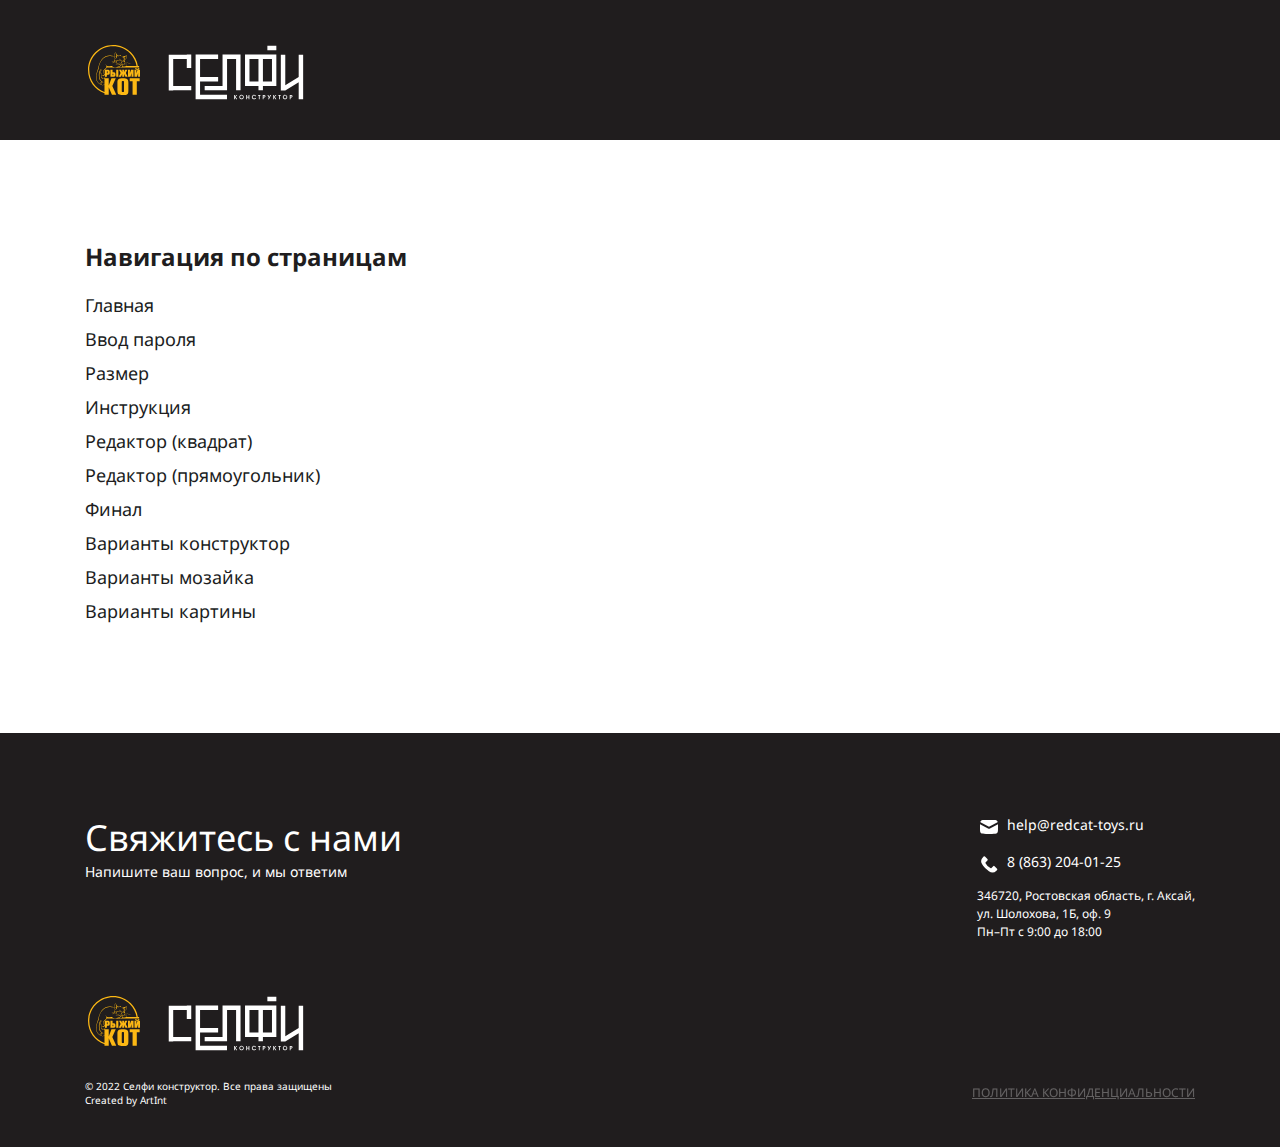
<file: index.html>
<!DOCTYPE html>
<html lang="ru">
	<head>
		<meta charset="UTF-8">
		<meta http-equiv="X-UA-Compatible" content="IE=edge">
		<meta name="viewport" content="width=device-width, initial-scale=1.0">
		<meta name="keywords" content="">
		<meta name="description" content="">
		<meta name="robots" content="noindex, nofollow">
		<title>Навигация по страницам</title>
		<link rel="stylesheet" href="css/plugins/cropper.min.css">
		<link rel="stylesheet" href="css/plugins/twentytwenty.css">
		<link rel="stylesheet" href="css/style.css">
	</head>
	<body> 
		<div class="page"> 
			<!-- header-->
			<header class="header" id="headerSticky">
				<div class="container"> 
					<div class="header__logo"> <a href="https://redcat-toys.ru/ " target="_blank"><img src="img/logo-small.svg" alt=""></a><a href="https://selfie.redcat-toys.ru/ " target="_blank"><img src="img/logo.svg" alt=""></a></div>
					<div class="header__container" id="menuMobile">
						<div class="header__logo header__logo--mobile d-md-none d-block"><a href="https://redcat-toys.ru/ " target="_blank"><img src="img/logo-small.svg" alt=""></a><a href="https://selfie.redcat-toys.ru/ " target="_blank"><img src="img/logo.svg" alt=""></a></div>
					</div>
				</div>
			</header>
			<!--	/header-->
			<div class="content"> 
				<div class="navpage"> 
					<div class="container">
						<h1>Навигация по страницам</h1>
						<ul> 
							<li> <a href="home.html">Главная</a></li>
							<li> <a href="password.html">Ввод пароля</a></li>
							<li> <a href="size.html">Размер</a></li>
							<li> <a href="instruction.html">Инструкция</a></li>
							<li> <a href="editor-square.html">Редактор (квадрат)</a></li>
							<li> <a href="editor-rectangle.html">Редактор (прямоугольник)</a></li>
							<li> <a href="final.html">Финал</a></li>
							<li> <a href="constructor_options.html">Варианты конструктор</a></li>
							<li> <a href="mosaic-options.html">Варианты мозайка</a></li>
							<li> <a href="painting_options.html">Варианты картины</a></li>
						</ul>
					</div>
				</div>
			</div>
			<!-- footer-->
			<footer class="footer">
				<div class="container"> 
					<div class="footer__top"> 
						<div class="footer__title">Свяжитесь с нами<span>Напишите ваш вопрос, и мы ответим</span></div>
						<div class="footer__contact"> 
							<ul> 
								<li> <a href="mailto:help@redcat-toys.ru"> 
										<svg class="icon-mail">
											<use xlink:href="img/sprite.svg#mail"></use>
										</svg>help@redcat-toys.ru</a></li>
								<li> <a href="tel:88632040125"> 
										<svg class="icon-phone">
											<use xlink:href="img/sprite.svg#phone"></use>
										</svg>8 (863) 204-01-25</a></li>
								<li> 
									<p>346720, Ростовская область, г. Аксай, </p>
									<p>ул. Шолохова, 1Б, оф. 9</p>
									<p>Пн–Пт с 9:00 до 18:00</p>
								</li>
							</ul>
						</div>
					</div>
					<div class="footer__middle"> 
						<div class="footer__logo"> <a href="https://redcat-toys.ru/ " target="_blank"><img src="img/logo-small.svg" alt=""></a><a href="https://selfie.redcat-toys.ru/ " target="_blank"><img src="img/logo.svg" alt=""></a></div>
					</div>
					<div class="footer__bottom"> 
						<div class="footer__copyright">© 2022 Селфи конструктор. Все права защищены <br>Created by ArtInt</div>
						<div class="footer__policy"> <a href="#">Политика конфиденциальности</a></div>
						<div class="footer__up js-scrollup">
							<svg class="icon-arrow-up">
								<use xlink:href="img/sprite.svg#arrow-up"></use>
							</svg>
						</div>
					</div>
				</div>
			</footer>
			<!--	/footer-->
		</div>
		<script src="js/jquery.min.js"> </script>
		<script src="js/plugins/cropper.min.js"> </script>
		<script src="js/plugins/jquery.event.move.js"> </script>
		<script src="js/plugins/jquery.twentytwenty.js"> </script>
		<script src="js/plugins/jquery.inputmask.min.js"> </script>
		<script src="js/scripts.js"></script>
	</body>
</html>
</file>
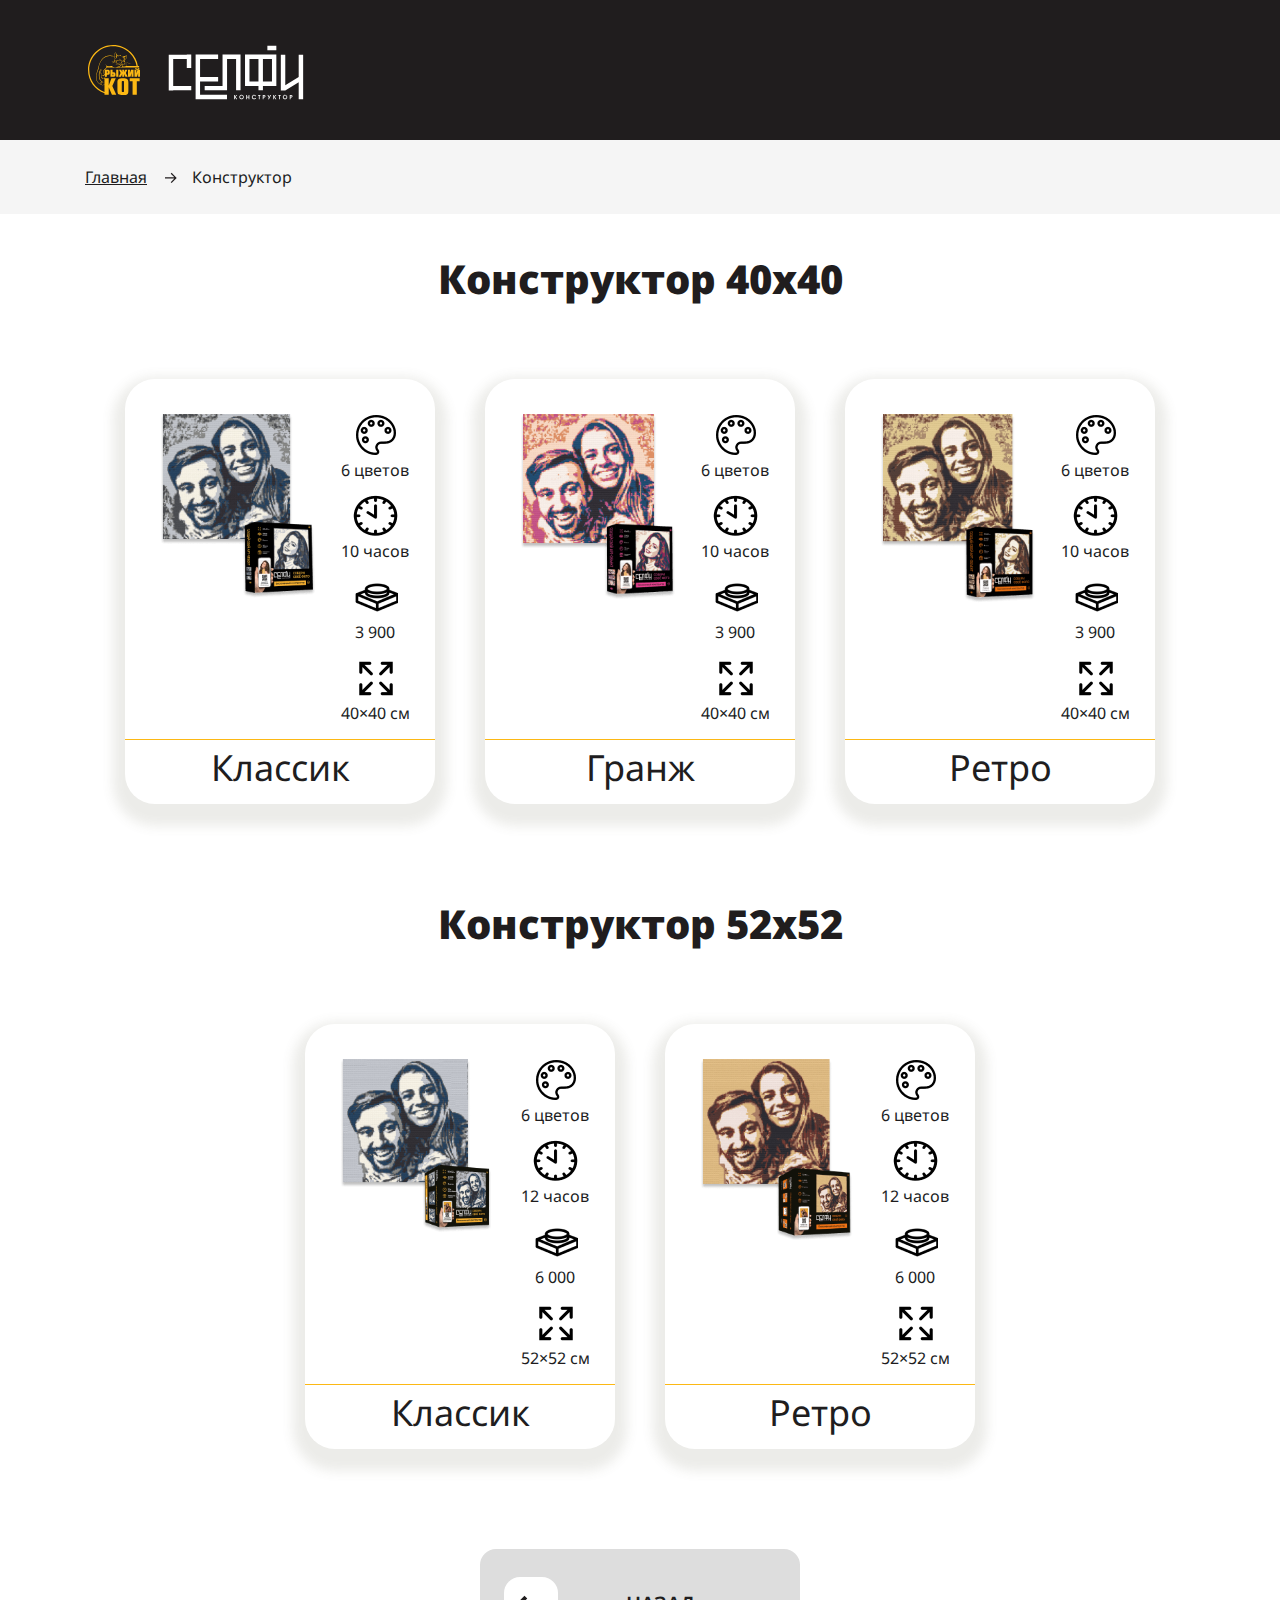
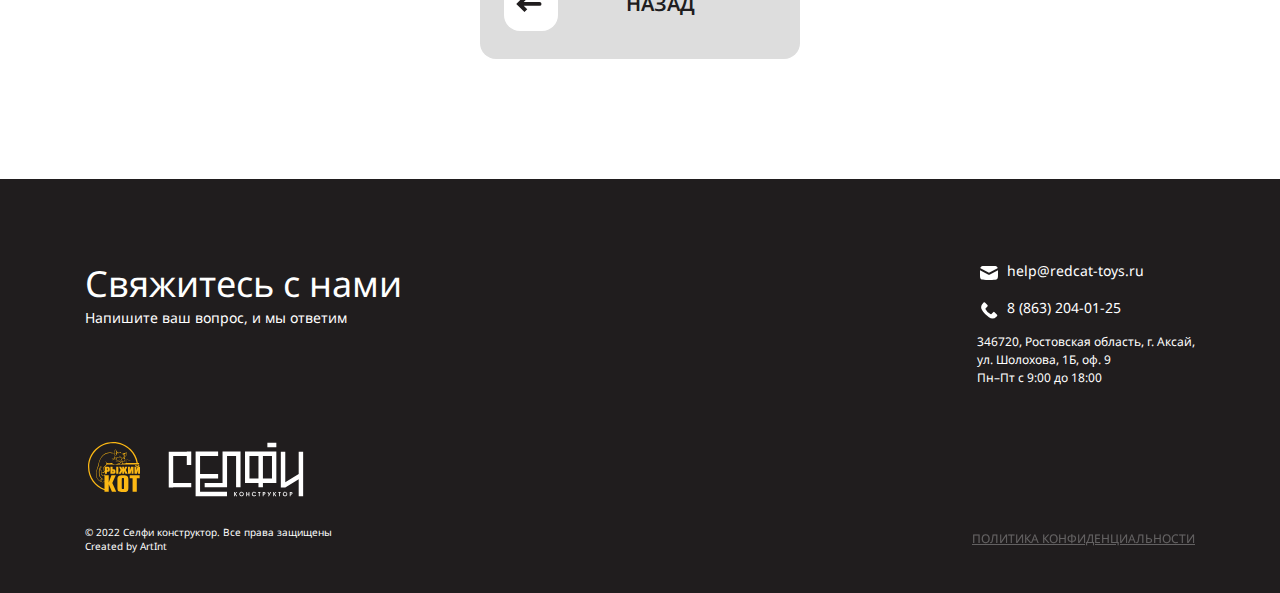
<file: constructor_options.html>
<!DOCTYPE html>
<html lang="ru">
	<head>
		<meta charset="UTF-8">
		<meta http-equiv="X-UA-Compatible" content="IE=edge">
		<meta name="viewport" content="width=device-width, initial-scale=1.0">
		<meta name="keywords" content="">
		<meta name="description" content="">
		<meta name="robots" content="noindex, nofollow">
		<title>Варианты конструктор</title>
		<link rel="stylesheet" href="css/plugins/cropper.min.css">
		<link rel="stylesheet" href="css/plugins/twentytwenty.css">
		<link rel="stylesheet" href="css/style.css">
	</head>
	<body> 
		<div class="page"> 
			<!-- header-->
			<header class="header" id="headerSticky">
				<div class="container"> 
					<div class="header__logo"> <a href="https://redcat-toys.ru/ " target="_blank"><img src="img/logo-small.svg" alt=""></a><a href="https://selfie.redcat-toys.ru/ " target="_blank"><img src="img/logo.svg" alt=""></a></div>
					<div class="header__container" id="menuMobile">
						<div class="header__logo header__logo--mobile d-md-none d-block"><a href="https://redcat-toys.ru/ " target="_blank"><img src="img/logo-small.svg" alt=""></a><a href="https://selfie.redcat-toys.ru/ " target="_blank"><img src="img/logo.svg" alt=""></a></div>
					</div>
				</div>
			</header>
			<!--	/header-->
			<div class="content"> 
				<!-- breadcrumbs-->
				<div class="breadcrumbs">
					<div class="container"> 
						<ul> 
							<li> <a href="#">Главная</a></li>
							<li> <span>Конструктор</span></li>
						</ul>
					</div>
				</div>
				<!-- /breadcrumbs-->
				<!-- options-->
				<div class="options">
					<div class="container"> 
						<div class="options__section"> 
							<div class="options__title">Конструктор 40х40</div>
							<div class="options__cards"> 
								<div class="row justify-content-center row-cols-xl-3 row-cols-md-2 row-cols-1">
									<div class="col"> 
																				<div class="options__card"> 
																					<div class="options__content"> 
																						<div class="options__img"> 
																							<picture> 
																								<source media="(max-width: 678px)" srcset="img/options/img-1-mobile.png"><img src="img/options/img-1.png" alt="">
																							</picture>
																						</div>
																						<div class="options__icons"> 
																							<div class="row">
																								<div class="col-md-12 col-6">
																									<div class="options__icon-item">
																										<div class="options__icon"> <img src="img/options_icon/img-1.png" alt=""></div>
																										<p>6 цветов</p>
																									</div>
																								</div>
																								<div class="col-md-12 col-6">
																									<div class="options__icon-item">
																										<div class="options__icon"> <img src="img/options_icon/img-2.png" alt=""></div>
																										<p>10 часов</p>
																									</div>
																								</div>
																								<div class="col-md-12 col-6">
																									<div class="options__icon-item">
																										<div class="options__icon"> <img src="img/options_icon/img-3.png" alt=""></div>
																										<p>3 900</p>
																									</div>
																								</div>
																								<div class="col-md-12 col-6">
																									<div class="options__icon-item">
																										<div class="options__icon"> <img src="img/options_icon/img-4.png" alt=""></div>
																										<p>40×40 см</p>
																									</div>
																								</div>
																							</div>
																						</div>
																					</div>
																					<div class="options__name">Классик</div>
																				</div>
									</div>
									<div class="col"> 
																				<div class="options__card"> 
																					<div class="options__content"> 
																						<div class="options__img"> 
																							<picture> 
																								<source media="(max-width: 678px)" srcset="img/options/img-2-mobile.png"><img src="img/options/img-2.png" alt="">
																							</picture>
																						</div>
																						<div class="options__icons"> 
																							<div class="row">
																								<div class="col-md-12 col-6">
																									<div class="options__icon-item">
																										<div class="options__icon"> <img src="img/options_icon/img-1.png" alt=""></div>
																										<p>6 цветов</p>
																									</div>
																								</div>
																								<div class="col-md-12 col-6">
																									<div class="options__icon-item">
																										<div class="options__icon"> <img src="img/options_icon/img-2.png" alt=""></div>
																										<p>10 часов</p>
																									</div>
																								</div>
																								<div class="col-md-12 col-6">
																									<div class="options__icon-item">
																										<div class="options__icon"> <img src="img/options_icon/img-3.png" alt=""></div>
																										<p>3 900</p>
																									</div>
																								</div>
																								<div class="col-md-12 col-6">
																									<div class="options__icon-item">
																										<div class="options__icon"> <img src="img/options_icon/img-4.png" alt=""></div>
																										<p>40×40 см</p>
																									</div>
																								</div>
																							</div>
																						</div>
																					</div>
																					<div class="options__name">Гранж</div>
																				</div>
									</div>
									<div class="col"> 
																				<div class="options__card"> 
																					<div class="options__content"> 
																						<div class="options__img"> 
																							<picture> 
																								<source media="(max-width: 678px)" srcset="img/options/img-3-mobile.png"><img src="img/options/img-3.png" alt="">
																							</picture>
																						</div>
																						<div class="options__icons"> 
																							<div class="row">
																								<div class="col-md-12 col-6">
																									<div class="options__icon-item">
																										<div class="options__icon"> <img src="img/options_icon/img-1.png" alt=""></div>
																										<p>6 цветов</p>
																									</div>
																								</div>
																								<div class="col-md-12 col-6">
																									<div class="options__icon-item">
																										<div class="options__icon"> <img src="img/options_icon/img-2.png" alt=""></div>
																										<p>10 часов</p>
																									</div>
																								</div>
																								<div class="col-md-12 col-6">
																									<div class="options__icon-item">
																										<div class="options__icon"> <img src="img/options_icon/img-3.png" alt=""></div>
																										<p>3 900</p>
																									</div>
																								</div>
																								<div class="col-md-12 col-6">
																									<div class="options__icon-item">
																										<div class="options__icon"> <img src="img/options_icon/img-4.png" alt=""></div>
																										<p>40×40 см</p>
																									</div>
																								</div>
																							</div>
																						</div>
																					</div>
																					<div class="options__name">Ретро</div>
																				</div>
									</div>
								</div>
							</div>
						</div>
						<div class="options__section"> 
							<div class="options__title">Конструктор 52х52</div>
							<div class="options__cards"> 
								<div class="row justify-content-center row-cols-xl-3 row-cols-md-2 row-cols-1">
									<div class="col"> 
																				<div class="options__card"> 
																					<div class="options__content"> 
																						<div class="options__img"> 
																							<picture> 
																								<source media="(max-width: 678px)" srcset="img/options/img-4-mobile.png"><img src="img/options/img-4.png" alt="">
																							</picture>
																						</div>
																						<div class="options__icons"> 
																							<div class="row">
																								<div class="col-md-12 col-6">
																									<div class="options__icon-item">
																										<div class="options__icon"> <img src="img/options_icon/img-1.png" alt=""></div>
																										<p>6 цветов</p>
																									</div>
																								</div>
																								<div class="col-md-12 col-6">
																									<div class="options__icon-item">
																										<div class="options__icon"> <img src="img/options_icon/img-2.png" alt=""></div>
																										<p>12 часов</p>
																									</div>
																								</div>
																								<div class="col-md-12 col-6">
																									<div class="options__icon-item">
																										<div class="options__icon"> <img src="img/options_icon/img-3.png" alt=""></div>
																										<p>6 000</p>
																									</div>
																								</div>
																								<div class="col-md-12 col-6">
																									<div class="options__icon-item">
																										<div class="options__icon"> <img src="img/options_icon/img-4.png" alt=""></div>
																										<p>52×52 см</p>
																									</div>
																								</div>
																							</div>
																						</div>
																					</div>
																					<div class="options__name">Классик</div>
																				</div>
									</div>
									<div class="col"> 
																				<div class="options__card"> 
																					<div class="options__content"> 
																						<div class="options__img"> 
																							<picture> 
																								<source media="(max-width: 678px)" srcset="img/options/img-5-mobile.png"><img src="img/options/img-5.png" alt="">
																							</picture>
																						</div>
																						<div class="options__icons"> 
																							<div class="row">
																								<div class="col-md-12 col-6">
																									<div class="options__icon-item">
																										<div class="options__icon"> <img src="img/options_icon/img-1.png" alt=""></div>
																										<p>6 цветов</p>
																									</div>
																								</div>
																								<div class="col-md-12 col-6">
																									<div class="options__icon-item">
																										<div class="options__icon"> <img src="img/options_icon/img-2.png" alt=""></div>
																										<p>12 часов</p>
																									</div>
																								</div>
																								<div class="col-md-12 col-6">
																									<div class="options__icon-item">
																										<div class="options__icon"> <img src="img/options_icon/img-3.png" alt=""></div>
																										<p>6 000</p>
																									</div>
																								</div>
																								<div class="col-md-12 col-6">
																									<div class="options__icon-item">
																										<div class="options__icon"> <img src="img/options_icon/img-4.png" alt=""></div>
																										<p>52×52 см</p>
																									</div>
																								</div>
																							</div>
																						</div>
																					</div>
																					<div class="options__name">Ретро</div>
																				</div>
									</div>
								</div>
							</div>
						</div><a class="options__btn" href="#"><i>
								<svg class="icon-arrow">
									<use xlink:href="img/sprite.svg#arrow"></use>
								</svg></i>Назад</a>
					</div>
				</div>
				<!-- /options-->
			</div>
			<!-- footer-->
			<footer class="footer">
				<div class="container"> 
					<div class="footer__top"> 
						<div class="footer__title">Свяжитесь с нами<span>Напишите ваш вопрос, и мы ответим</span></div>
						<div class="footer__contact"> 
							<ul> 
								<li> <a href="mailto:help@redcat-toys.ru"> 
										<svg class="icon-mail">
											<use xlink:href="img/sprite.svg#mail"></use>
										</svg>help@redcat-toys.ru</a></li>
								<li> <a href="tel:88632040125"> 
										<svg class="icon-phone">
											<use xlink:href="img/sprite.svg#phone"></use>
										</svg>8 (863) 204-01-25</a></li>
								<li> 
									<p>346720, Ростовская область, г. Аксай, </p>
									<p>ул. Шолохова, 1Б, оф. 9</p>
									<p>Пн–Пт с 9:00 до 18:00</p>
								</li>
							</ul>
						</div>
					</div>
					<div class="footer__middle"> 
						<div class="footer__logo"> <a href="https://redcat-toys.ru/ " target="_blank"><img src="img/logo-small.svg" alt=""></a><a href="https://selfie.redcat-toys.ru/ " target="_blank"><img src="img/logo.svg" alt=""></a></div>
					</div>
					<div class="footer__bottom"> 
						<div class="footer__copyright">© 2022 Селфи конструктор. Все права защищены <br>Created by ArtInt</div>
						<div class="footer__policy"> <a href="#">Политика конфиденциальности</a></div>
						<div class="footer__up js-scrollup">
							<svg class="icon-arrow-up">
								<use xlink:href="img/sprite.svg#arrow-up"></use>
							</svg>
						</div>
					</div>
				</div>
			</footer>
			<!--	/footer-->
		</div>
		<script src="js/jquery.min.js"> </script>
		<script src="js/plugins/cropper.min.js"> </script>
		<script src="js/plugins/jquery.event.move.js"> </script>
		<script src="js/plugins/jquery.twentytwenty.js"> </script>
		<script src="js/plugins/jquery.inputmask.min.js"> </script>
		<script src="js/scripts.js"></script>
	</body>
</html>
</file>
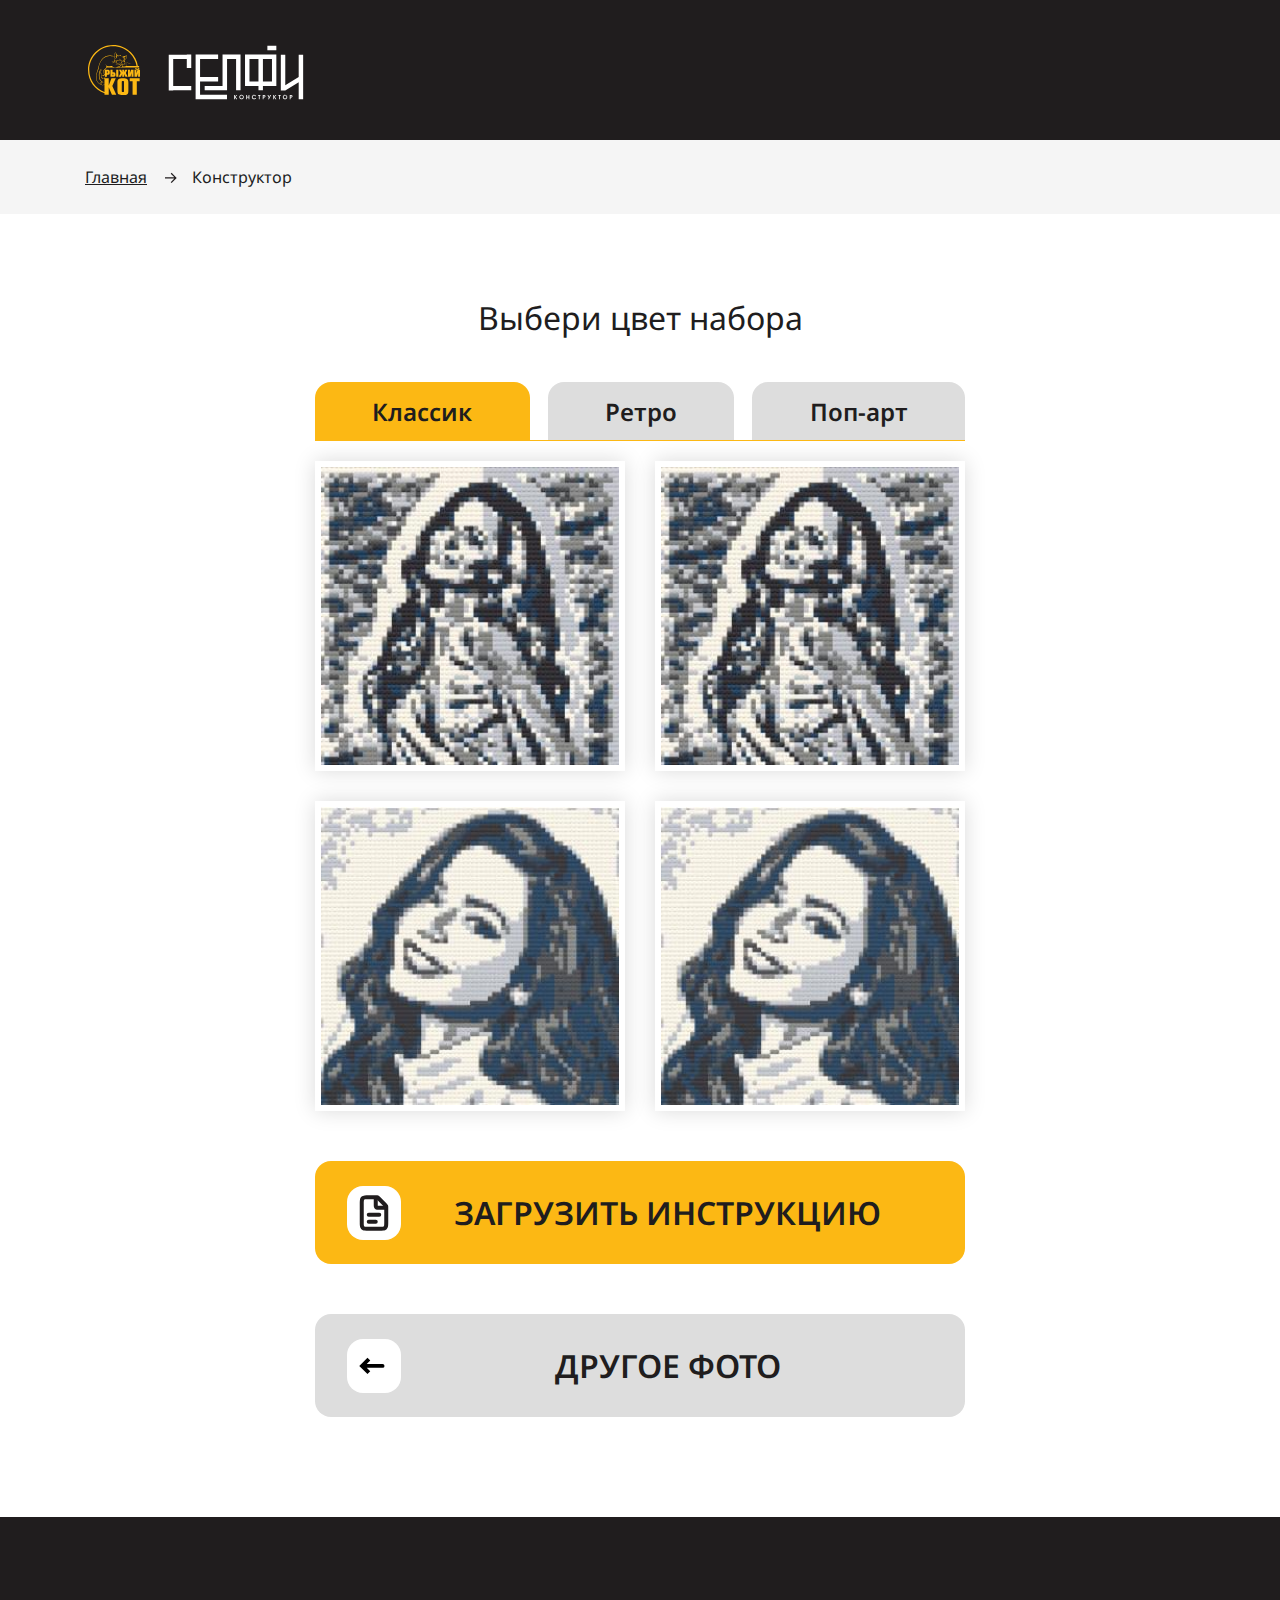
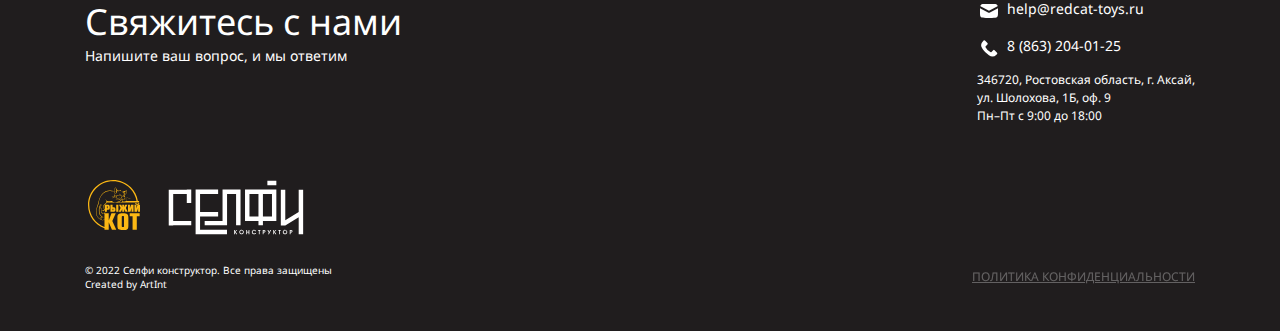
<file: final.html>
<!DOCTYPE html>
<html lang="ru">
	<head>
		<meta charset="UTF-8">
		<meta http-equiv="X-UA-Compatible" content="IE=edge">
		<meta name="viewport" content="width=device-width, initial-scale=1.0">
		<meta name="keywords" content="">
		<meta name="description" content="">
		<meta name="robots" content="noindex, nofollow">
		<title>Финал</title>
		<link rel="stylesheet" href="css/plugins/cropper.min.css">
		<link rel="stylesheet" href="css/plugins/twentytwenty.css">
		<link rel="stylesheet" href="css/style.css">
	</head>
	<body> 
		<div class="page"> 
			<!-- header-->
			<header class="header" id="headerSticky">
				<div class="container"> 
					<div class="header__logo"> <a href="https://redcat-toys.ru/ " target="_blank"><img src="img/logo-small.svg" alt=""></a><a href="https://selfie.redcat-toys.ru/ " target="_blank"><img src="img/logo.svg" alt=""></a></div>
					<div class="header__container" id="menuMobile">
						<div class="header__logo header__logo--mobile d-md-none d-block"><a href="https://redcat-toys.ru/ " target="_blank"><img src="img/logo-small.svg" alt=""></a><a href="https://selfie.redcat-toys.ru/ " target="_blank"><img src="img/logo.svg" alt=""></a></div>
					</div>
				</div>
			</header>
			<!--	/header-->
			<div class="content"> 
				<!-- breadcrumbs-->
				<div class="breadcrumbs">
					<div class="container"> 
						<ul> 
							<li> <a href="#">Главная</a></li>
							<li> <span>Конструктор</span></li>
						</ul>
					</div>
				</div>
				<!-- /breadcrumbs-->
				<!-- final-->
				<div class="final">
					<div class="container"> 
						<div class="final__container"> 
							<div class="final__title">Выбери цвет набора</div>
							<div class="final__images"> 
								<div class="js-tabs">
									<ul class="final__triggers"> 
										<li> <a class="final__trigger js-tabs-trigger active" href="#tab_1">Классик</a></li>
										<li> <a class="final__trigger js-tabs-trigger" href="#tab_2">Ретро</a></li>
										<li> <a class="final__trigger js-tabs-trigger" href="#tab_3">Поп-арт</a></li>
									</ul>
									<div>
										<div class="js-tabs-content open" data-href="#tab_1">
											<div class="row row-cols-2">
												<div class="col"> <a class="final__img" href="#"> <img src="img/instruction/img-2.jpg" alt=""></a></div>
												<div class="col"> <a class="final__img" href="#"> <img src="img/instruction/img-2.jpg" alt=""></a></div>
												<div class="col"> <a class="final__img" href="#"> <img src="img/instruction/img-4.jpg" alt=""></a></div>
												<div class="col"> <a class="final__img" href="#"> <img src="img/instruction/img-4.jpg" alt=""></a></div>
											</div>
										</div>
										<div class="js-tabs-content" data-href="#tab_2">
											<div class="row row-cols-2">
												<div class="col"> <a class="final__img" href="#"> <img src="img/instruction/img-4.jpg" alt=""></a></div>
												<div class="col"> <a class="final__img" href="#"> <img src="img/instruction/img-4.jpg" alt=""></a></div>
												<div class="col"> <a class="final__img" href="#"> <img src="img/instruction/img-2.jpg" alt=""></a></div>
												<div class="col"> <a class="final__img" href="#"> <img src="img/instruction/img-2.jpg" alt=""></a></div>
											</div>
										</div>
										<div class="js-tabs-content" data-href="#tab_3">
											<div class="row row-cols-2">
												<div class="col"> <a class="final__img" href="#"> <img src="img/instruction/img-2.jpg" alt=""></a></div>
												<div class="col"> <a class="final__img" href="#"> <img src="img/instruction/img-4.jpg" alt=""></a></div>
												<div class="col"> <a class="final__img" href="#"> <img src="img/instruction/img-2.jpg" alt=""></a></div>
												<div class="col"> <a class="final__img" href="#"> <img src="img/instruction/img-4.jpg" alt=""></a></div>
											</div>
										</div>
									</div>
								</div>
							</div>
							<div class="final__buttons"> <a class="btn btn--yellow btn--has-icon" href="#"> <i> 
										<svg class="icon-file">
											<use xlink:href="img/sprite.svg#file"> </use>
										</svg></i>загрузить инструкцию</a><a class="btn btn--gray btn--has-icon" href="editor.html"> <i> 
										<svg class="icon-arrow">
											<use xlink:href="img/sprite.svg#arrow"></use>
										</svg></i>Другое фото</a></div>
						</div>
					</div>
				</div>
				<!-- /final-->
			</div>
			<!-- footer-->
			<footer class="footer">
				<div class="container"> 
					<div class="footer__top"> 
						<div class="footer__title">Свяжитесь с нами<span>Напишите ваш вопрос, и мы ответим</span></div>
						<div class="footer__contact"> 
							<ul> 
								<li> <a href="mailto:help@redcat-toys.ru"> 
										<svg class="icon-mail">
											<use xlink:href="img/sprite.svg#mail"></use>
										</svg>help@redcat-toys.ru</a></li>
								<li> <a href="tel:88632040125"> 
										<svg class="icon-phone">
											<use xlink:href="img/sprite.svg#phone"></use>
										</svg>8 (863) 204-01-25</a></li>
								<li> 
									<p>346720, Ростовская область, г. Аксай, </p>
									<p>ул. Шолохова, 1Б, оф. 9</p>
									<p>Пн–Пт с 9:00 до 18:00</p>
								</li>
							</ul>
						</div>
					</div>
					<div class="footer__middle"> 
						<div class="footer__logo"> <a href="https://redcat-toys.ru/ " target="_blank"><img src="img/logo-small.svg" alt=""></a><a href="https://selfie.redcat-toys.ru/ " target="_blank"><img src="img/logo.svg" alt=""></a></div>
					</div>
					<div class="footer__bottom"> 
						<div class="footer__copyright">© 2022 Селфи конструктор. Все права защищены <br>Created by ArtInt</div>
						<div class="footer__policy"> <a href="#">Политика конфиденциальности</a></div>
						<div class="footer__up js-scrollup">
							<svg class="icon-arrow-up">
								<use xlink:href="img/sprite.svg#arrow-up"></use>
							</svg>
						</div>
					</div>
				</div>
			</footer>
			<!--	/footer-->
		</div>
		<script src="js/jquery.min.js"> </script>
		<script src="js/plugins/cropper.min.js"> </script>
		<script src="js/plugins/jquery.event.move.js"> </script>
		<script src="js/plugins/jquery.twentytwenty.js"> </script>
		<script src="js/plugins/jquery.inputmask.min.js"> </script>
		<script src="js/scripts.js"></script>
	</body>
</html>
</file>
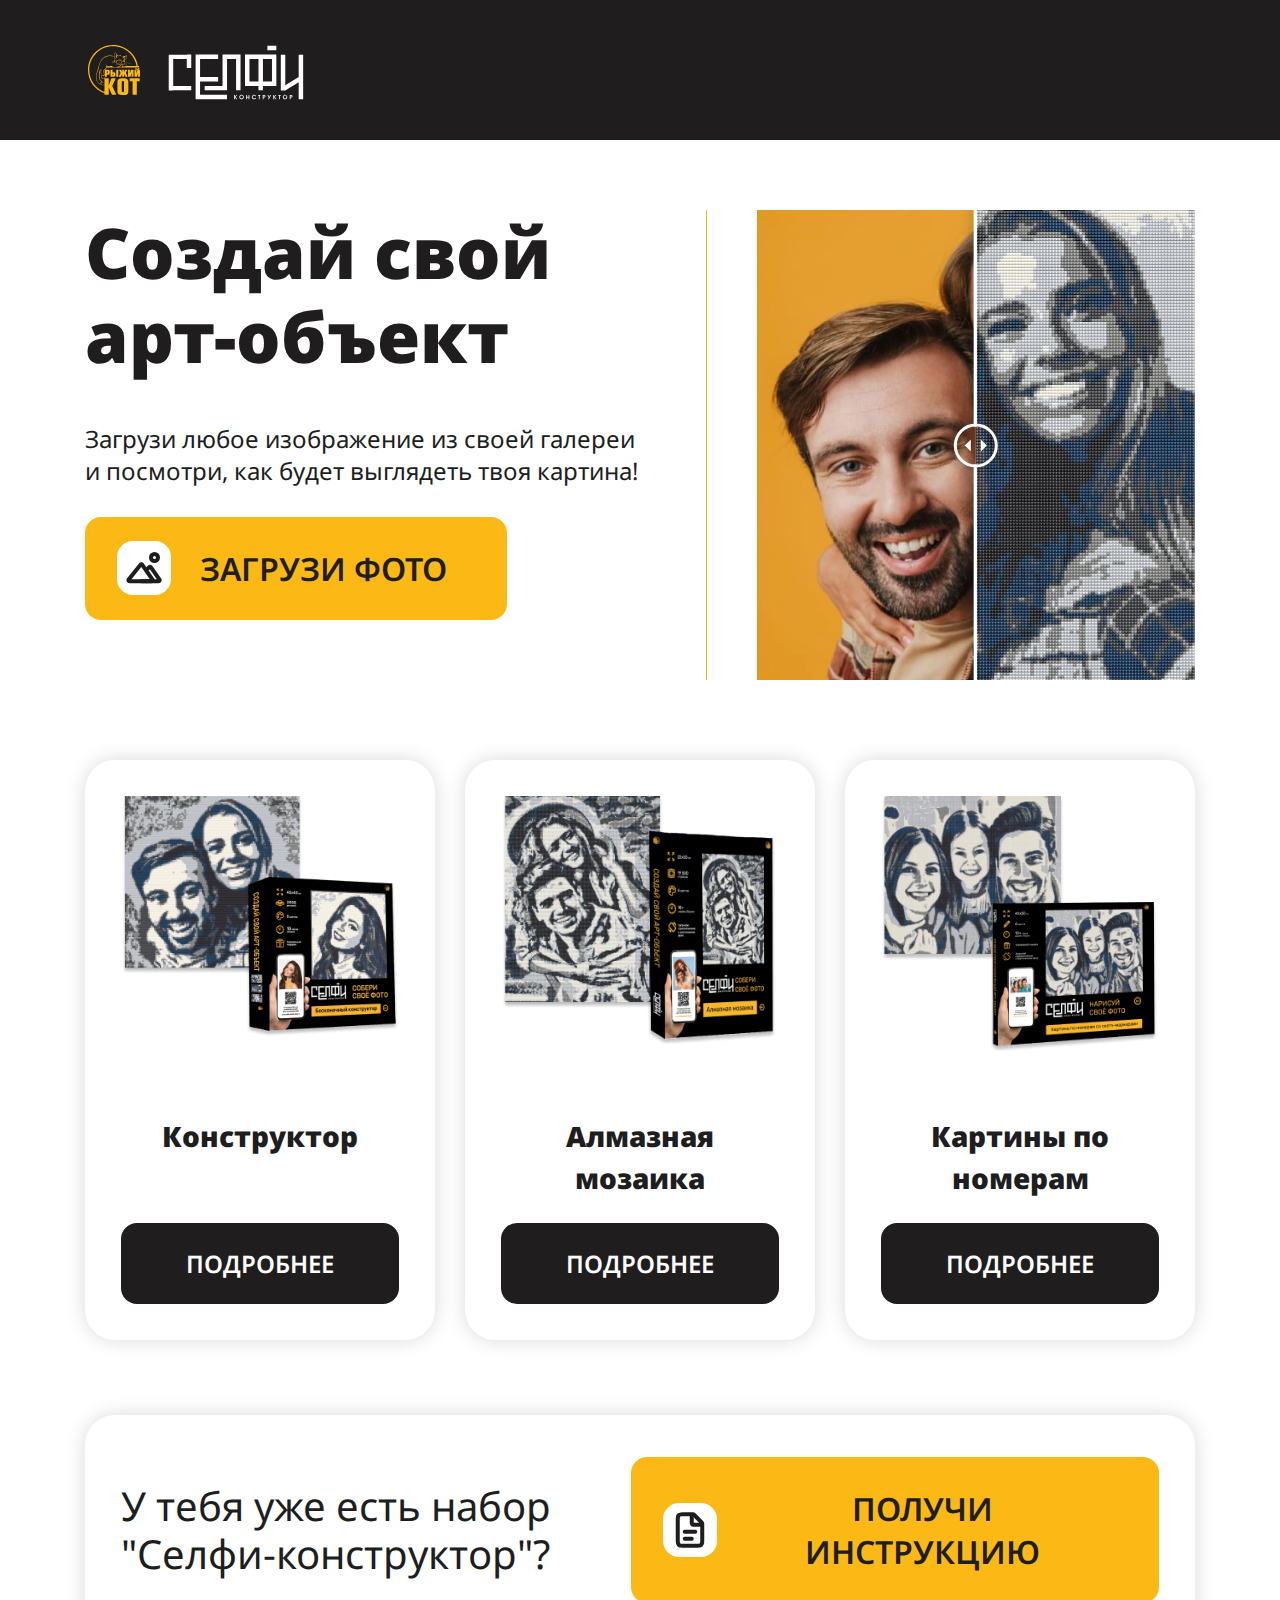
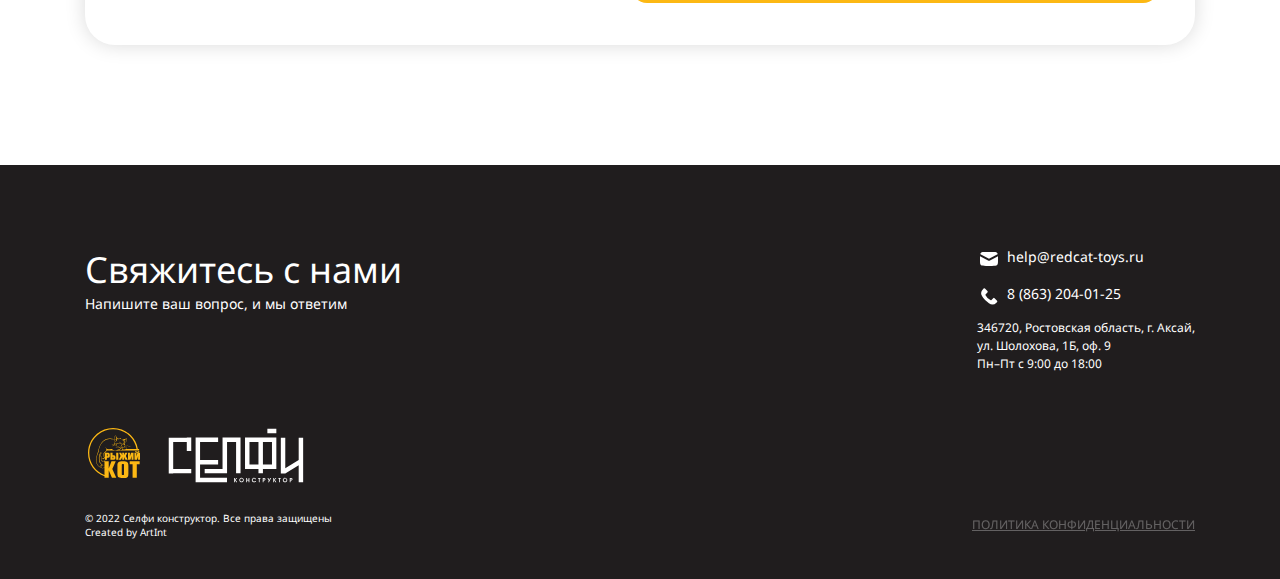
<file: home.html>
<!DOCTYPE html>
<html lang="ru">
	<head>
		<meta charset="UTF-8">
		<meta http-equiv="X-UA-Compatible" content="IE=edge">
		<meta name="viewport" content="width=device-width, initial-scale=1.0">
		<meta name="keywords" content="">
		<meta name="description" content="">
		<meta name="robots" content="noindex, nofollow">
		<title>Главная</title>
		<link rel="stylesheet" href="css/plugins/cropper.min.css">
		<link rel="stylesheet" href="css/plugins/twentytwenty.css">
		<link rel="stylesheet" href="css/style.css">
	</head>
	<body> 
		<div class="page"> 
			<!-- header-->
			<header class="header" id="headerSticky">
				<div class="container"> 
					<div class="header__logo"> <a href="https://redcat-toys.ru/ " target="_blank"><img src="img/logo-small.svg" alt=""></a><a href="https://selfie.redcat-toys.ru/ " target="_blank"><img src="img/logo.svg" alt=""></a></div>
					<div class="header__container" id="menuMobile">
						<div class="header__logo header__logo--mobile d-md-none d-block"><a href="https://redcat-toys.ru/ " target="_blank"><img src="img/logo-small.svg" alt=""></a><a href="https://selfie.redcat-toys.ru/ " target="_blank"><img src="img/logo.svg" alt=""></a></div>
					</div>
				</div>
			</header>
			<!--	/header-->
			<div class="content"> 
				<!-- welcome-->
				<div class="welcome">
					<div class="container"> 
						<div class="welcome__content"> 
							<h1 class="welcome__title">Создай свой арт-объект</h1>
							<div class="welcome__media d-md-none d-block">
								<div class="welcome__media-inner">
									<div class="twentytwentySlider"><img src="img/welcome_before.jpg" alt=""><img src="img/welcome_after.jpg" alt=""></div>
								</div>
							</div>
							<div class="welcome__text">Загрузи любое изображение из своей галереи и посмотри, как будет выглядеть твоя картина!</div>
							<div class="welcome__btn"> <a class="btn btn--yellow btn--has-icon" href="instruction.html"><i>
										<svg class="icon-mount">
											<use xlink:href="img/sprite.svg#mount"></use>
										</svg></i>загрузи фото</a></div>
						</div>
						<div class="welcome__media d-md-block d-none">
							<div class="welcome__media-inner">
								<div class="twentytwentySlider"><img src="img/welcome_before.jpg" alt=""><img src="img/welcome_after.jpg" alt=""></div>
							</div>
						</div>
					</div>
				</div>
				<!-- /welcome-->
				<!-- insruction-->
				<div class="insruction d-md-none d-block">
					<div class="container"> 
						<div class="insruction__block"> 
							<h2 class="insruction__title">У тебя уже есть набор "Селфи-конструктор"?</h2>
							<div class="insruction__btn"> <a class="btn btn--yellow btn--has-icon" href="password.html"> <i> 
										<svg class="icon-file">
											<use xlink:href="img/sprite.svg#file"></use>
										</svg></i>получи инструкцию</a></div>
						</div>
					</div>
				</div>
				<!-- /insruction-->
				<!-- variants -->
				<div class="variants"> 
					<div class="container"> 
						<div class="row gy-2 gy-md-3 justify-content-center">
							<div class="col-lg-4 col-md-6"> 
											<div class="card"> 
												<div class="card__img"> <img src="img/variants/img-1.jpg" alt=""></div>
												<h3 class="card__title">Конструктор</h3>
												<div class="card__btn"> 
													<div class="btn btn--black">ПОДРОБНЕЕ</div>
												</div>
											</div>
							</div>
							<div class="col-lg-4 col-md-6"> 
											<div class="card"> 
												<div class="card__img"> <img src="img/variants/img-2.jpg" alt=""></div>
												<h3 class="card__title">Алмазная мозаика</h3>
												<div class="card__btn"> 
													<div class="btn btn--black">ПОДРОБНЕЕ</div>
												</div>
											</div>
							</div>
							<div class="col-lg-4 col-md-6"> 
											<div class="card"> 
												<div class="card__img"> <img src="img/variants/img-3.jpg" alt=""></div>
												<h3 class="card__title">Картины по номерам</h3>
												<div class="card__btn"> 
													<div class="btn btn--black">ПОДРОБНЕЕ</div>
												</div>
											</div>
							</div>
						</div>
					</div>
				</div>
				<!-- /variants -->
				<!-- insruction-->
				<div class="insruction d-md-block d-none">
					<div class="container"> 
						<div class="insruction__block"> 
							<h2 class="insruction__title">У тебя уже есть набор "Селфи-конструктор"?</h2>
							<div class="insruction__btn"> <a class="btn btn--yellow btn--has-icon" href="password.html"> <i> 
										<svg class="icon-file">
											<use xlink:href="img/sprite.svg#file"></use>
										</svg></i>получи инструкцию</a></div>
						</div>
					</div>
				</div>
				<!-- /insruction-->
			</div>
			<!-- footer-->
			<footer class="footer">
				<div class="container"> 
					<div class="footer__top"> 
						<div class="footer__title">Свяжитесь с нами<span>Напишите ваш вопрос, и мы ответим</span></div>
						<div class="footer__contact"> 
							<ul> 
								<li> <a href="mailto:help@redcat-toys.ru"> 
										<svg class="icon-mail">
											<use xlink:href="img/sprite.svg#mail"></use>
										</svg>help@redcat-toys.ru</a></li>
								<li> <a href="tel:88632040125"> 
										<svg class="icon-phone">
											<use xlink:href="img/sprite.svg#phone"></use>
										</svg>8 (863) 204-01-25</a></li>
								<li> 
									<p>346720, Ростовская область, г. Аксай, </p>
									<p>ул. Шолохова, 1Б, оф. 9</p>
									<p>Пн–Пт с 9:00 до 18:00</p>
								</li>
							</ul>
						</div>
					</div>
					<div class="footer__middle"> 
						<div class="footer__logo"> <a href="https://redcat-toys.ru/ " target="_blank"><img src="img/logo-small.svg" alt=""></a><a href="https://selfie.redcat-toys.ru/ " target="_blank"><img src="img/logo.svg" alt=""></a></div>
					</div>
					<div class="footer__bottom"> 
						<div class="footer__copyright">© 2022 Селфи конструктор. Все права защищены <br>Created by ArtInt</div>
						<div class="footer__policy"> <a href="#">Политика конфиденциальности</a></div>
						<div class="footer__up js-scrollup">
							<svg class="icon-arrow-up">
								<use xlink:href="img/sprite.svg#arrow-up"></use>
							</svg>
						</div>
					</div>
				</div>
			</footer>
			<!--	/footer-->
		</div>
		<script src="js/jquery.min.js"> </script>
		<script src="js/plugins/cropper.min.js"> </script>
		<script src="js/plugins/jquery.event.move.js"> </script>
		<script src="js/plugins/jquery.twentytwenty.js"> </script>
		<script src="js/plugins/jquery.inputmask.min.js"> </script>
		<script src="js/scripts.js"></script>
	</body>
</html>
</file>
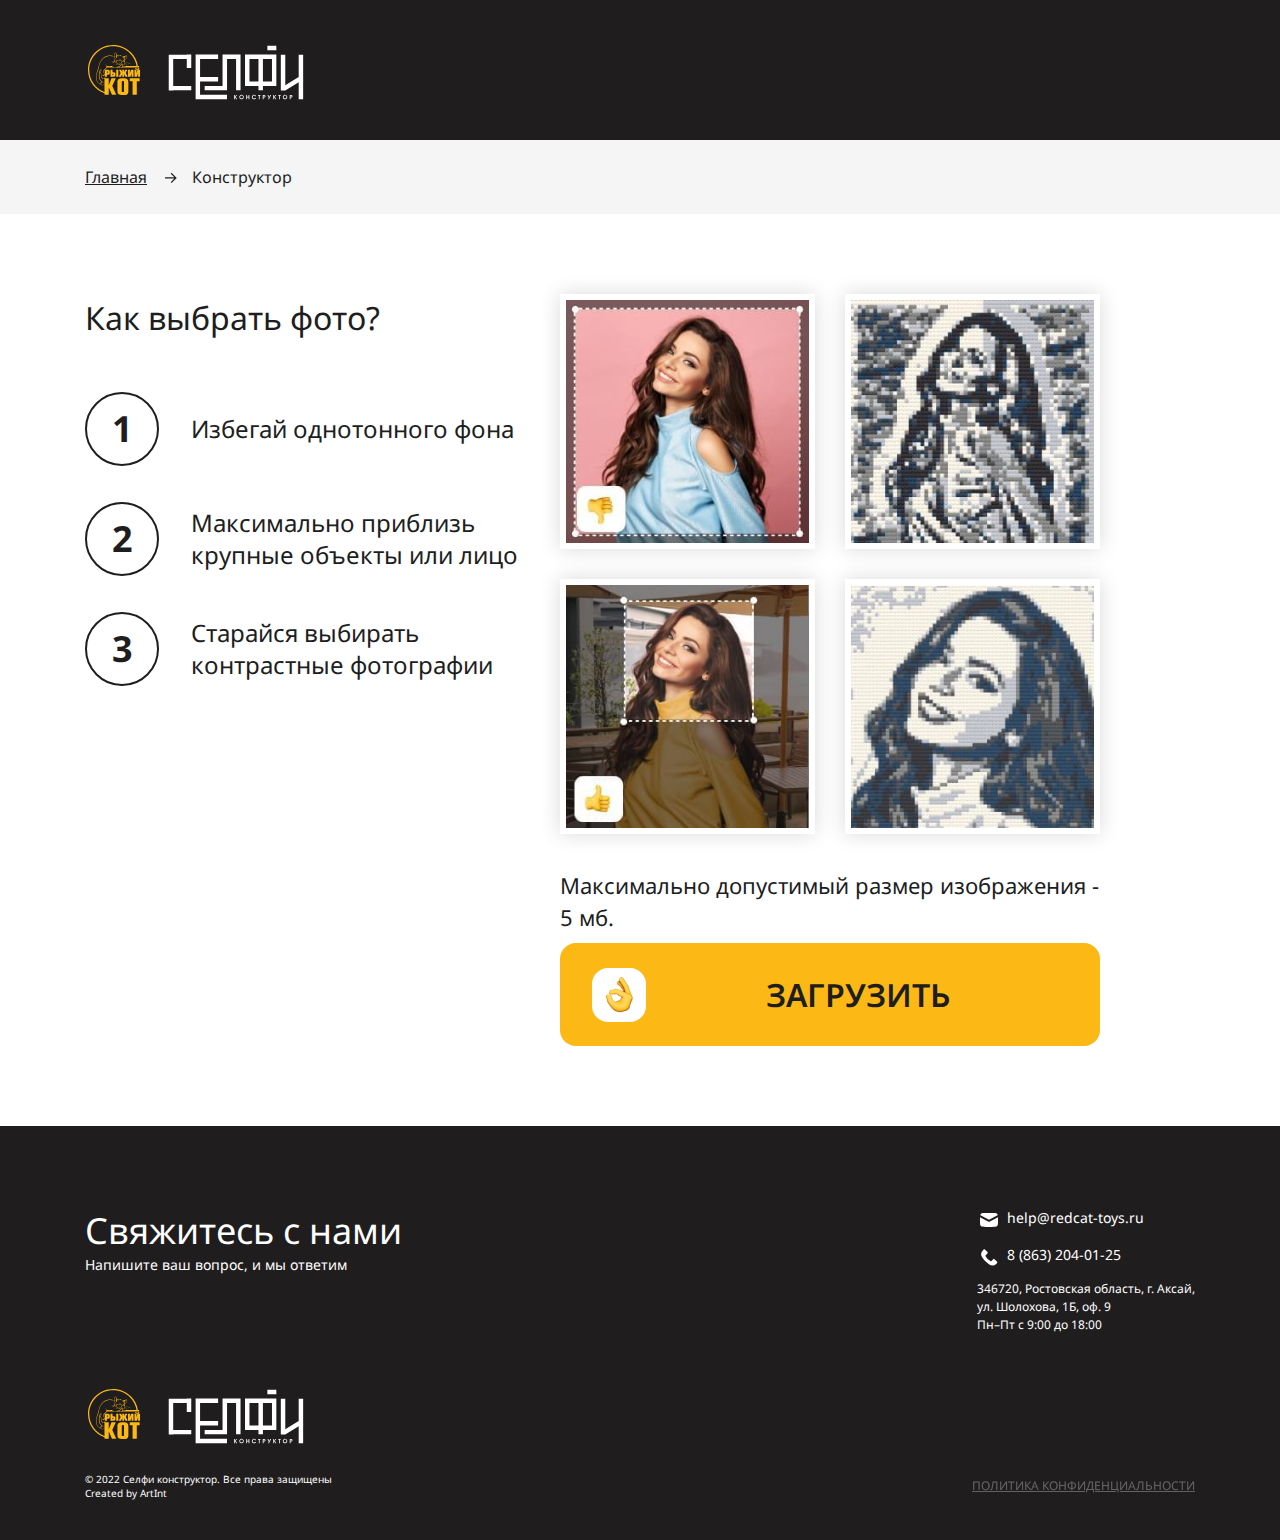
<file: instruction.html>
<!DOCTYPE html>
<html lang="ru">
	<head>
		<meta charset="UTF-8">
		<meta http-equiv="X-UA-Compatible" content="IE=edge">
		<meta name="viewport" content="width=device-width, initial-scale=1.0">
		<meta name="keywords" content="">
		<meta name="description" content="">
		<meta name="robots" content="noindex, nofollow">
		<title>Инструкция</title>
		<link rel="stylesheet" href="css/plugins/cropper.min.css">
		<link rel="stylesheet" href="css/plugins/twentytwenty.css">
		<link rel="stylesheet" href="css/style.css">
	</head>
	<body> 
		<div class="page"> 
			<!-- header-->
			<header class="header" id="headerSticky">
				<div class="container"> 
					<div class="header__logo"> <a href="https://redcat-toys.ru/ " target="_blank"><img src="img/logo-small.svg" alt=""></a><a href="https://selfie.redcat-toys.ru/ " target="_blank"><img src="img/logo.svg" alt=""></a></div>
					<div class="header__container" id="menuMobile">
						<div class="header__logo header__logo--mobile d-md-none d-block"><a href="https://redcat-toys.ru/ " target="_blank"><img src="img/logo-small.svg" alt=""></a><a href="https://selfie.redcat-toys.ru/ " target="_blank"><img src="img/logo.svg" alt=""></a></div>
					</div>
				</div>
			</header>
			<!--	/header-->
			<div class="content"> 
				<!-- breadcrumbs-->
				<div class="breadcrumbs">
					<div class="container"> 
						<ul> 
							<li> <a href="#">Главная</a></li>
							<li> <span>Конструктор</span></li>
						</ul>
					</div>
				</div>
				<!-- /breadcrumbs-->
				<!-- quiz-->
				<div class="quiz">
					<div class="container"> 
						<div class="row"> 
							<div class="col-lg-5">
								<div class="quiz__title">Как выбрать фото?</div>
								<ol class="quiz__list"> 
									<li>Избегай однотонного фона</li>
									<li>Максимально приблизь крупные объекты или лицо</li>
									<li>Старайся выбирать контрастные фотографии</li>
								</ol>
							</div>
							<div class="col-lg-6">
								<div class="quiz__images"> 
									<div class="row row-cols-2">
										<div class="col"> 
											<div class="quiz__images-item"><img src="img/instruction/img-1.jpg" alt=""></div>
										</div>
										<div class="col"> 
											<div class="quiz__images-item"><img src="img/instruction/img-2.jpg" alt=""></div>
										</div>
										<div class="col"> 
											<div class="quiz__images-item"><img src="img/instruction/img-3.jpg" alt=""></div>
										</div>
										<div class="col"> 
											<div class="quiz__images-item"><img src="img/instruction/img-4.jpg" alt=""></div>
										</div>
									</div>
								</div>
								<div class="quiz__text">Максимально допустимый размер изображения - 5 мб.</div>
								<div class="quiz__btn"> <a class="btn btn--yellow btn--has-icon" href="editor.html"> <i> <img src="img/hand-ok.png" alt=""></i>загрузить</a></div>
							</div>
						</div>
					</div>
				</div>
				<!-- /quiz-->
			</div>
			<!-- footer-->
			<footer class="footer">
				<div class="container"> 
					<div class="footer__top"> 
						<div class="footer__title">Свяжитесь с нами<span>Напишите ваш вопрос, и мы ответим</span></div>
						<div class="footer__contact"> 
							<ul> 
								<li> <a href="mailto:help@redcat-toys.ru"> 
										<svg class="icon-mail">
											<use xlink:href="img/sprite.svg#mail"></use>
										</svg>help@redcat-toys.ru</a></li>
								<li> <a href="tel:88632040125"> 
										<svg class="icon-phone">
											<use xlink:href="img/sprite.svg#phone"></use>
										</svg>8 (863) 204-01-25</a></li>
								<li> 
									<p>346720, Ростовская область, г. Аксай, </p>
									<p>ул. Шолохова, 1Б, оф. 9</p>
									<p>Пн–Пт с 9:00 до 18:00</p>
								</li>
							</ul>
						</div>
					</div>
					<div class="footer__middle"> 
						<div class="footer__logo"> <a href="https://redcat-toys.ru/ " target="_blank"><img src="img/logo-small.svg" alt=""></a><a href="https://selfie.redcat-toys.ru/ " target="_blank"><img src="img/logo.svg" alt=""></a></div>
					</div>
					<div class="footer__bottom"> 
						<div class="footer__copyright">© 2022 Селфи конструктор. Все права защищены <br>Created by ArtInt</div>
						<div class="footer__policy"> <a href="#">Политика конфиденциальности</a></div>
						<div class="footer__up js-scrollup">
							<svg class="icon-arrow-up">
								<use xlink:href="img/sprite.svg#arrow-up"></use>
							</svg>
						</div>
					</div>
				</div>
			</footer>
			<!--	/footer-->
		</div>
		<script src="js/jquery.min.js"> </script>
		<script src="js/plugins/cropper.min.js"> </script>
		<script src="js/plugins/jquery.event.move.js"> </script>
		<script src="js/plugins/jquery.twentytwenty.js"> </script>
		<script src="js/plugins/jquery.inputmask.min.js"> </script>
		<script src="js/scripts.js"></script>
	</body>
</html>
</file>
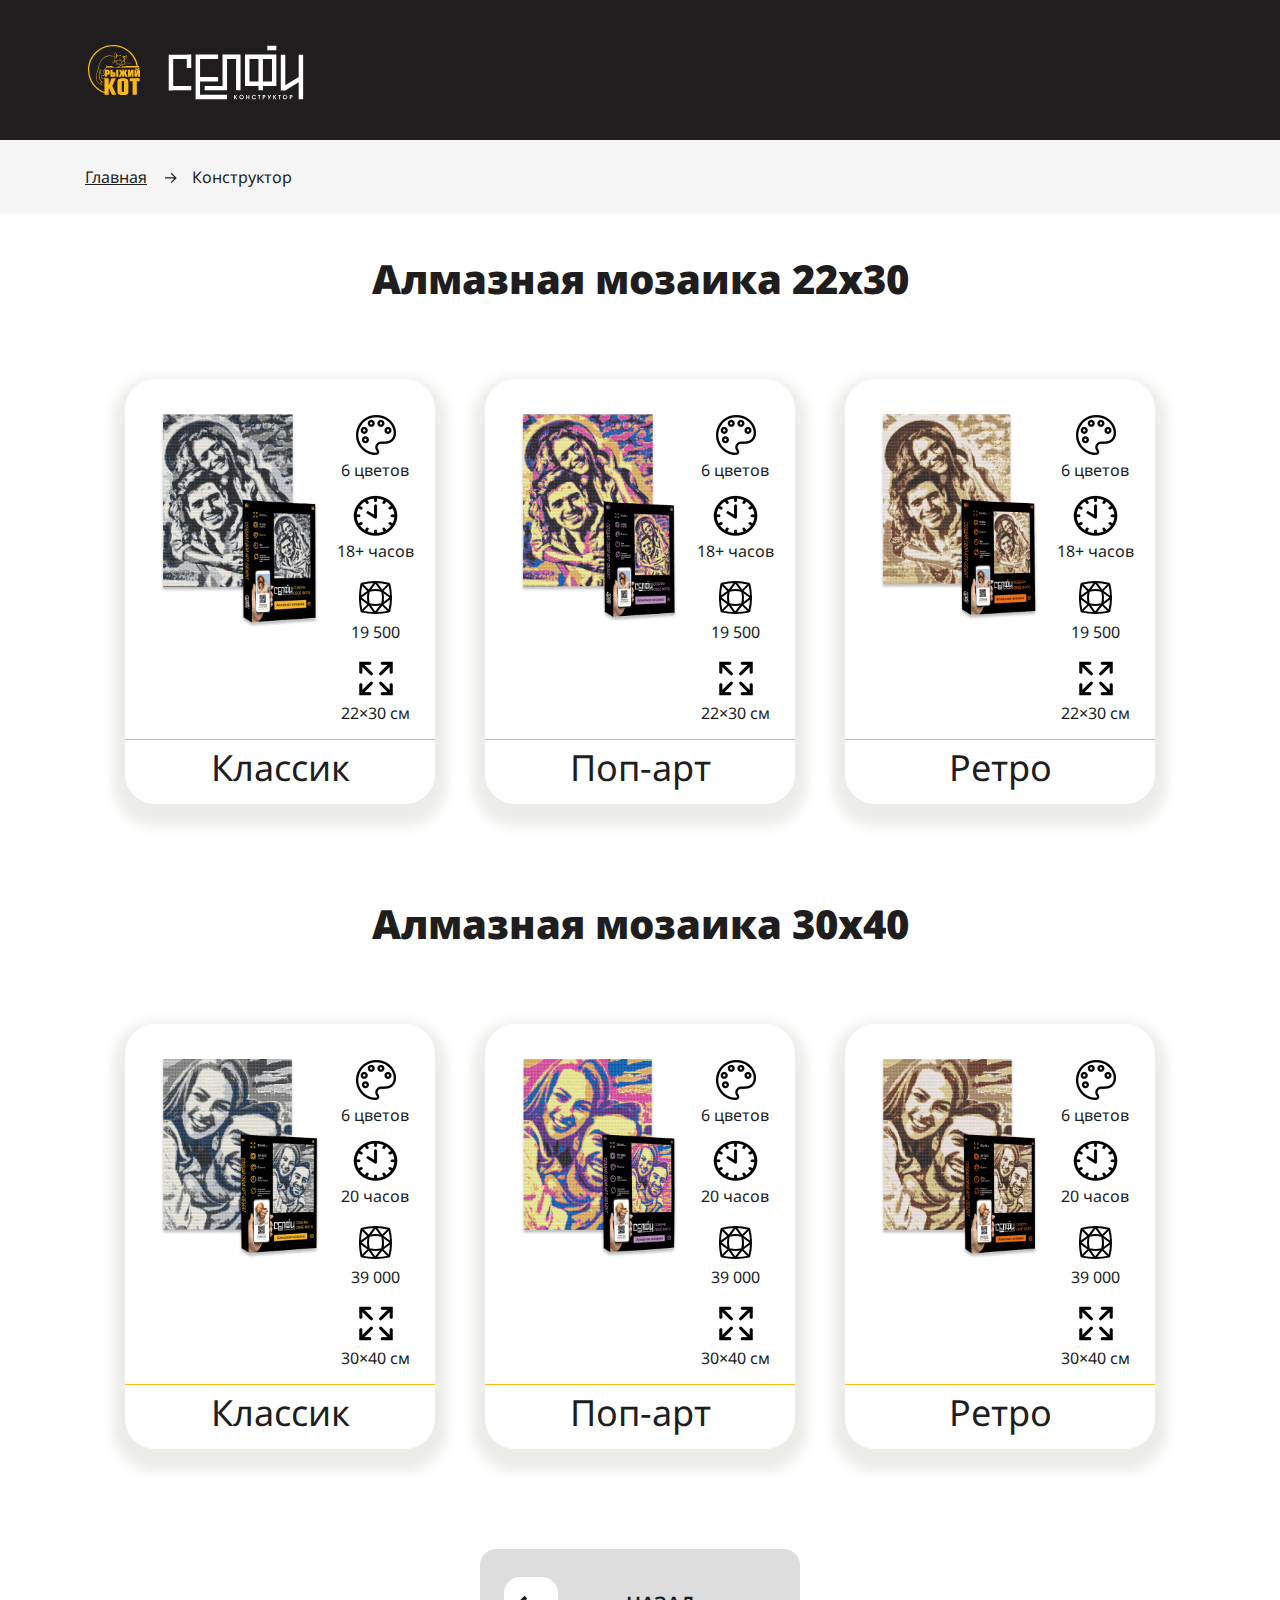
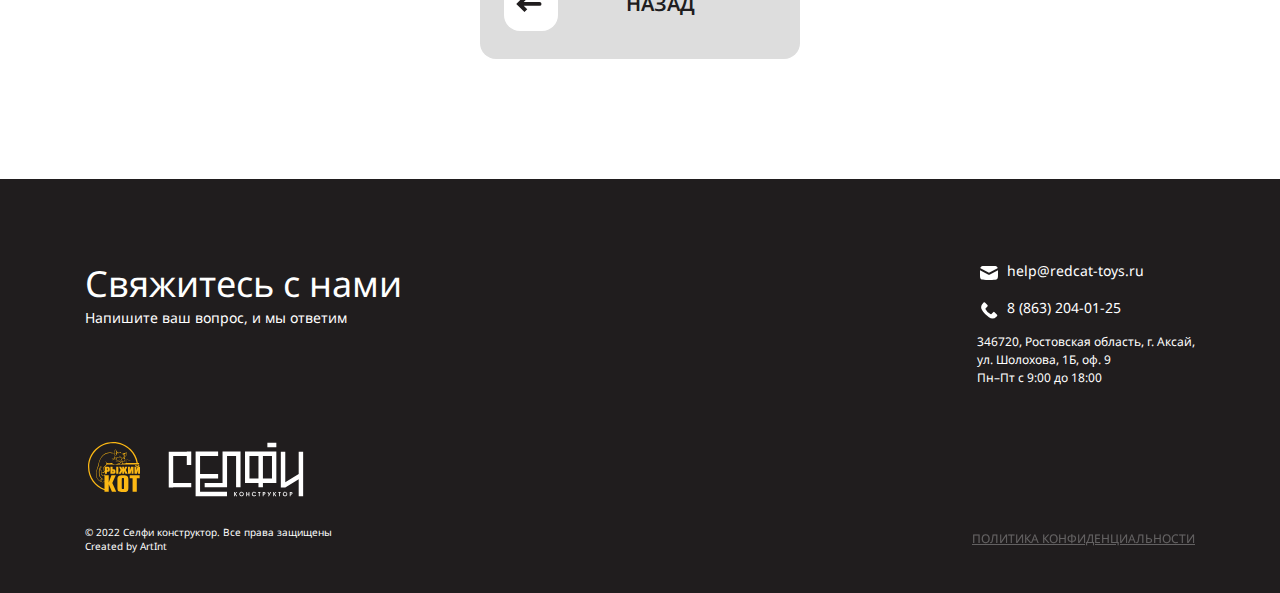
<file: mosaic-options.html>
<!DOCTYPE html>
<html lang="ru">
	<head>
		<meta charset="UTF-8">
		<meta http-equiv="X-UA-Compatible" content="IE=edge">
		<meta name="viewport" content="width=device-width, initial-scale=1.0">
		<meta name="keywords" content="">
		<meta name="description" content="">
		<meta name="robots" content="noindex, nofollow">
		<title>Варианты мозайка</title>
		<link rel="stylesheet" href="css/plugins/cropper.min.css">
		<link rel="stylesheet" href="css/plugins/twentytwenty.css">
		<link rel="stylesheet" href="css/style.css">
	</head>
	<body> 
		<div class="page"> 
			<!-- header-->
			<header class="header" id="headerSticky">
				<div class="container"> 
					<div class="header__logo"> <a href="https://redcat-toys.ru/ " target="_blank"><img src="img/logo-small.svg" alt=""></a><a href="https://selfie.redcat-toys.ru/ " target="_blank"><img src="img/logo.svg" alt=""></a></div>
					<div class="header__container" id="menuMobile">
						<div class="header__logo header__logo--mobile d-md-none d-block"><a href="https://redcat-toys.ru/ " target="_blank"><img src="img/logo-small.svg" alt=""></a><a href="https://selfie.redcat-toys.ru/ " target="_blank"><img src="img/logo.svg" alt=""></a></div>
					</div>
				</div>
			</header>
			<!--	/header-->
			<div class="content"> 
				<!-- breadcrumbs-->
				<div class="breadcrumbs">
					<div class="container"> 
						<ul> 
							<li> <a href="#">Главная</a></li>
							<li> <span>Конструктор</span></li>
						</ul>
					</div>
				</div>
				<!-- /breadcrumbs-->
				<!-- options-->
				<div class="options">
					<div class="container"> 
						<div class="options__section"> 
							<div class="options__title">Алмазная мозаика 22х30</div>
							<div class="options__cards"> 
								<div class="row justify-content-center row-cols-xl-3 row-cols-md-2 row-cols-1">
									<div class="col"> 
																				<div class="options__card"> 
																					<div class="options__content"> 
																						<div class="options__img"> 
																							<picture> 
																								<source media="(max-width: 678px)" srcset="img/options/img-6-mobile.png"><img src="img/options/img-6.png" alt="">
																							</picture>
																						</div>
																						<div class="options__icons"> 
																							<div class="row">
																								<div class="col-md-12 col-6">
																									<div class="options__icon-item">
																										<div class="options__icon"> <img src="img/options_icon/img-1.png" alt=""></div>
																										<p>6 цветов</p>
																									</div>
																								</div>
																								<div class="col-md-12 col-6">
																									<div class="options__icon-item">
																										<div class="options__icon"> <img src="img/options_icon/img-2.png" alt=""></div>
																										<p>18+ часов</p>
																									</div>
																								</div>
																								<div class="col-md-12 col-6">
																									<div class="options__icon-item">
																										<div class="options__icon"> <img src="img/options_icon/img-5.svg" alt=""></div>
																										<p>19 500</p>
																									</div>
																								</div>
																								<div class="col-md-12 col-6">
																									<div class="options__icon-item">
																										<div class="options__icon"> <img src="img/options_icon/img-4.png" alt=""></div>
																										<p>22×30 см</p>
																									</div>
																								</div>
																							</div>
																						</div>
																					</div>
																					<div class="options__name">Классик</div>
																				</div>
									</div>
									<div class="col"> 
																				<div class="options__card"> 
																					<div class="options__content"> 
																						<div class="options__img"> 
																							<picture> 
																								<source media="(max-width: 678px)" srcset="img/options/img-7-mobile.png"><img src="img/options/img-7.png" alt="">
																							</picture>
																						</div>
																						<div class="options__icons"> 
																							<div class="row">
																								<div class="col-md-12 col-6">
																									<div class="options__icon-item">
																										<div class="options__icon"> <img src="img/options_icon/img-1.png" alt=""></div>
																										<p>6 цветов</p>
																									</div>
																								</div>
																								<div class="col-md-12 col-6">
																									<div class="options__icon-item">
																										<div class="options__icon"> <img src="img/options_icon/img-2.png" alt=""></div>
																										<p>18+ часов</p>
																									</div>
																								</div>
																								<div class="col-md-12 col-6">
																									<div class="options__icon-item">
																										<div class="options__icon"> <img src="img/options_icon/img-5.svg" alt=""></div>
																										<p>19 500</p>
																									</div>
																								</div>
																								<div class="col-md-12 col-6">
																									<div class="options__icon-item">
																										<div class="options__icon"> <img src="img/options_icon/img-4.png" alt=""></div>
																										<p>22×30 см</p>
																									</div>
																								</div>
																							</div>
																						</div>
																					</div>
																					<div class="options__name">Поп-арт</div>
																				</div>
									</div>
									<div class="col"> 
																				<div class="options__card"> 
																					<div class="options__content"> 
																						<div class="options__img"> 
																							<picture> 
																								<source media="(max-width: 678px)" srcset="img/options/img-8-mobile.png"><img src="img/options/img-8.png" alt="">
																							</picture>
																						</div>
																						<div class="options__icons"> 
																							<div class="row">
																								<div class="col-md-12 col-6">
																									<div class="options__icon-item">
																										<div class="options__icon"> <img src="img/options_icon/img-1.png" alt=""></div>
																										<p>6 цветов</p>
																									</div>
																								</div>
																								<div class="col-md-12 col-6">
																									<div class="options__icon-item">
																										<div class="options__icon"> <img src="img/options_icon/img-2.png" alt=""></div>
																										<p>18+ часов</p>
																									</div>
																								</div>
																								<div class="col-md-12 col-6">
																									<div class="options__icon-item">
																										<div class="options__icon"> <img src="img/options_icon/img-5.svg" alt=""></div>
																										<p>19 500</p>
																									</div>
																								</div>
																								<div class="col-md-12 col-6">
																									<div class="options__icon-item">
																										<div class="options__icon"> <img src="img/options_icon/img-4.png" alt=""></div>
																										<p>22×30 см</p>
																									</div>
																								</div>
																							</div>
																						</div>
																					</div>
																					<div class="options__name">Ретро</div>
																				</div>
									</div>
								</div>
							</div>
						</div>
						<div class="options__section"> 
							<div class="options__title">Алмазная мозаика 30х40</div>
							<div class="options__cards"> 
								<div class="row justify-content-center row-cols-xl-3 row-cols-md-2 row-cols-1">
									<div class="col"> 
																				<div class="options__card"> 
																					<div class="options__content"> 
																						<div class="options__img"> 
																							<picture> 
																								<source media="(max-width: 678px)" srcset="img/options/img-9-mobile.png"><img src="img/options/img-9.png" alt="">
																							</picture>
																						</div>
																						<div class="options__icons"> 
																							<div class="row">
																								<div class="col-md-12 col-6">
																									<div class="options__icon-item">
																										<div class="options__icon"> <img src="img/options_icon/img-1.png" alt=""></div>
																										<p>6 цветов</p>
																									</div>
																								</div>
																								<div class="col-md-12 col-6">
																									<div class="options__icon-item">
																										<div class="options__icon"> <img src="img/options_icon/img-2.png" alt=""></div>
																										<p>20 часов</p>
																									</div>
																								</div>
																								<div class="col-md-12 col-6">
																									<div class="options__icon-item">
																										<div class="options__icon"> <img src="img/options_icon/img-5.svg" alt=""></div>
																										<p>39 000</p>
																									</div>
																								</div>
																								<div class="col-md-12 col-6">
																									<div class="options__icon-item">
																										<div class="options__icon"> <img src="img/options_icon/img-4.png" alt=""></div>
																										<p>30×40 см</p>
																									</div>
																								</div>
																							</div>
																						</div>
																					</div>
																					<div class="options__name">Классик</div>
																				</div>
									</div>
									<div class="col"> 
																				<div class="options__card"> 
																					<div class="options__content"> 
																						<div class="options__img"> 
																							<picture> 
																								<source media="(max-width: 678px)" srcset="img/options/img-10-mobile.png"><img src="img/options/img-10.png" alt="">
																							</picture>
																						</div>
																						<div class="options__icons"> 
																							<div class="row">
																								<div class="col-md-12 col-6">
																									<div class="options__icon-item">
																										<div class="options__icon"> <img src="img/options_icon/img-1.png" alt=""></div>
																										<p>6 цветов</p>
																									</div>
																								</div>
																								<div class="col-md-12 col-6">
																									<div class="options__icon-item">
																										<div class="options__icon"> <img src="img/options_icon/img-2.png" alt=""></div>
																										<p>20 часов</p>
																									</div>
																								</div>
																								<div class="col-md-12 col-6">
																									<div class="options__icon-item">
																										<div class="options__icon"> <img src="img/options_icon/img-5.svg" alt=""></div>
																										<p>39 000</p>
																									</div>
																								</div>
																								<div class="col-md-12 col-6">
																									<div class="options__icon-item">
																										<div class="options__icon"> <img src="img/options_icon/img-4.png" alt=""></div>
																										<p>30×40 см</p>
																									</div>
																								</div>
																							</div>
																						</div>
																					</div>
																					<div class="options__name">Поп-арт</div>
																				</div>
									</div>
									<div class="col"> 
																				<div class="options__card"> 
																					<div class="options__content"> 
																						<div class="options__img"> 
																							<picture> 
																								<source media="(max-width: 678px)" srcset="img/options/img-11-mobile.png"><img src="img/options/img-11.png" alt="">
																							</picture>
																						</div>
																						<div class="options__icons"> 
																							<div class="row">
																								<div class="col-md-12 col-6">
																									<div class="options__icon-item">
																										<div class="options__icon"> <img src="img/options_icon/img-1.png" alt=""></div>
																										<p>6 цветов</p>
																									</div>
																								</div>
																								<div class="col-md-12 col-6">
																									<div class="options__icon-item">
																										<div class="options__icon"> <img src="img/options_icon/img-2.png" alt=""></div>
																										<p>20 часов</p>
																									</div>
																								</div>
																								<div class="col-md-12 col-6">
																									<div class="options__icon-item">
																										<div class="options__icon"> <img src="img/options_icon/img-5.svg" alt=""></div>
																										<p>39 000</p>
																									</div>
																								</div>
																								<div class="col-md-12 col-6">
																									<div class="options__icon-item">
																										<div class="options__icon"> <img src="img/options_icon/img-4.png" alt=""></div>
																										<p>30×40 см</p>
																									</div>
																								</div>
																							</div>
																						</div>
																					</div>
																					<div class="options__name">Ретро</div>
																				</div>
									</div>
								</div>
							</div>
						</div><a class="options__btn" href="#"><i>
								<svg class="icon-arrow">
									<use xlink:href="img/sprite.svg#arrow"></use>
								</svg></i>Назад</a>
					</div>
				</div>
				<!-- /options-->
			</div>
			<!-- footer-->
			<footer class="footer">
				<div class="container"> 
					<div class="footer__top"> 
						<div class="footer__title">Свяжитесь с нами<span>Напишите ваш вопрос, и мы ответим</span></div>
						<div class="footer__contact"> 
							<ul> 
								<li> <a href="mailto:help@redcat-toys.ru"> 
										<svg class="icon-mail">
											<use xlink:href="img/sprite.svg#mail"></use>
										</svg>help@redcat-toys.ru</a></li>
								<li> <a href="tel:88632040125"> 
										<svg class="icon-phone">
											<use xlink:href="img/sprite.svg#phone"></use>
										</svg>8 (863) 204-01-25</a></li>
								<li> 
									<p>346720, Ростовская область, г. Аксай, </p>
									<p>ул. Шолохова, 1Б, оф. 9</p>
									<p>Пн–Пт с 9:00 до 18:00</p>
								</li>
							</ul>
						</div>
					</div>
					<div class="footer__middle"> 
						<div class="footer__logo"> <a href="https://redcat-toys.ru/ " target="_blank"><img src="img/logo-small.svg" alt=""></a><a href="https://selfie.redcat-toys.ru/ " target="_blank"><img src="img/logo.svg" alt=""></a></div>
					</div>
					<div class="footer__bottom"> 
						<div class="footer__copyright">© 2022 Селфи конструктор. Все права защищены <br>Created by ArtInt</div>
						<div class="footer__policy"> <a href="#">Политика конфиденциальности</a></div>
						<div class="footer__up js-scrollup">
							<svg class="icon-arrow-up">
								<use xlink:href="img/sprite.svg#arrow-up"></use>
							</svg>
						</div>
					</div>
				</div>
			</footer>
			<!--	/footer-->
		</div>
		<script src="js/jquery.min.js"> </script>
		<script src="js/plugins/cropper.min.js"> </script>
		<script src="js/plugins/jquery.event.move.js"> </script>
		<script src="js/plugins/jquery.twentytwenty.js"> </script>
		<script src="js/plugins/jquery.inputmask.min.js"> </script>
		<script src="js/scripts.js"></script>
	</body>
</html>
</file>
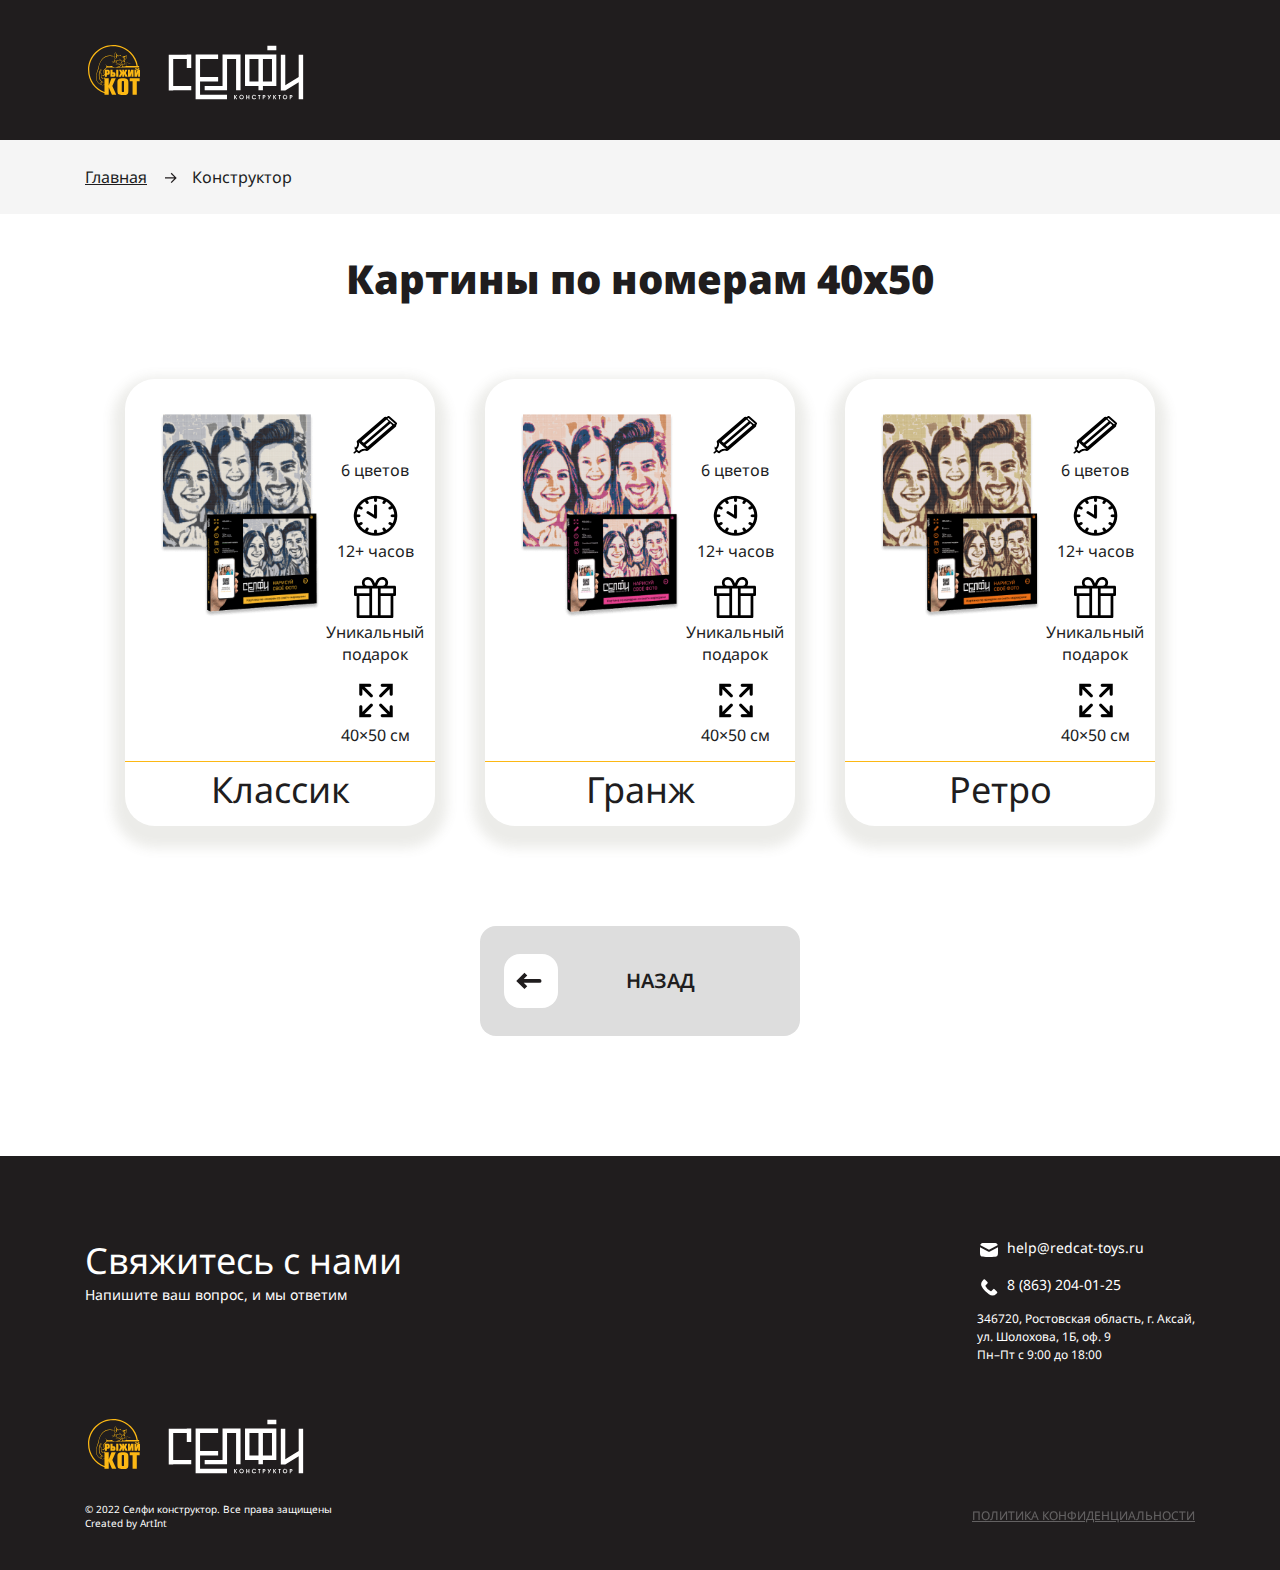
<file: painting_options.html>
<!DOCTYPE html>
<html lang="ru">
	<head>
		<meta charset="UTF-8">
		<meta http-equiv="X-UA-Compatible" content="IE=edge">
		<meta name="viewport" content="width=device-width, initial-scale=1.0">
		<meta name="keywords" content="">
		<meta name="description" content="">
		<meta name="robots" content="noindex, nofollow">
		<title>Варианты картины</title>
		<link rel="stylesheet" href="css/plugins/cropper.min.css">
		<link rel="stylesheet" href="css/plugins/twentytwenty.css">
		<link rel="stylesheet" href="css/style.css">
	</head>
	<body> 
		<div class="page"> 
			<!-- header-->
			<header class="header" id="headerSticky">
				<div class="container"> 
					<div class="header__logo"> <a href="https://redcat-toys.ru/ " target="_blank"><img src="img/logo-small.svg" alt=""></a><a href="https://selfie.redcat-toys.ru/ " target="_blank"><img src="img/logo.svg" alt=""></a></div>
					<div class="header__container" id="menuMobile">
						<div class="header__logo header__logo--mobile d-md-none d-block"><a href="https://redcat-toys.ru/ " target="_blank"><img src="img/logo-small.svg" alt=""></a><a href="https://selfie.redcat-toys.ru/ " target="_blank"><img src="img/logo.svg" alt=""></a></div>
					</div>
				</div>
			</header>
			<!--	/header-->
			<div class="content"> 
				<!-- breadcrumbs-->
				<div class="breadcrumbs">
					<div class="container"> 
						<ul> 
							<li> <a href="#">Главная</a></li>
							<li> <span>Конструктор</span></li>
						</ul>
					</div>
				</div>
				<!-- /breadcrumbs-->
				<!-- options-->
				<div class="options">
					<div class="container"> 
						<div class="options__section"> 
							<div class="options__title">Картины по номерам 40х50</div>
							<div class="options__cards"> 
								<div class="row justify-content-center row-cols-xl-3 row-cols-md-2 row-cols-1">
									<div class="col"> 
																				<div class="options__card"> 
																					<div class="options__content"> 
																						<div class="options__img"> 
																							<picture> 
																								<source media="(max-width: 678px)" srcset="img/options/img-12-mobile.png"><img src="img/options/img-12.png" alt="">
																							</picture>
																						</div>
																						<div class="options__icons"> 
																							<div class="row">
																								<div class="col-md-12 col-6">
																									<div class="options__icon-item">
																										<div class="options__icon"> <img src="img/options_icon/img-7.svg" alt=""></div>
																										<p>6 цветов</p>
																									</div>
																								</div>
																								<div class="col-md-12 col-6">
																									<div class="options__icon-item">
																										<div class="options__icon"> <img src="img/options_icon/img-2.png" alt=""></div>
																										<p>12+ часов</p>
																									</div>
																								</div>
																								<div class="col-md-12 col-6">
																									<div class="options__icon-item">
																										<div class="options__icon"> <img src="img/options_icon/img-6.svg" alt=""></div>
																										<p>Уникальный подарок</p>
																									</div>
																								</div>
																								<div class="col-md-12 col-6">
																									<div class="options__icon-item">
																										<div class="options__icon"> <img src="img/options_icon/img-4.png" alt=""></div>
																										<p>40×50 см</p>
																									</div>
																								</div>
																							</div>
																						</div>
																					</div>
																					<div class="options__name">Классик</div>
																				</div>
									</div>
									<div class="col"> 
																				<div class="options__card"> 
																					<div class="options__content"> 
																						<div class="options__img"> 
																							<picture> 
																								<source media="(max-width: 678px)" srcset="img/options/img-13-mobile.png"><img src="img/options/img-13.png" alt="">
																							</picture>
																						</div>
																						<div class="options__icons"> 
																							<div class="row">
																								<div class="col-md-12 col-6">
																									<div class="options__icon-item">
																										<div class="options__icon"> <img src="img/options_icon/img-7.svg" alt=""></div>
																										<p>6 цветов</p>
																									</div>
																								</div>
																								<div class="col-md-12 col-6">
																									<div class="options__icon-item">
																										<div class="options__icon"> <img src="img/options_icon/img-2.png" alt=""></div>
																										<p>12+ часов</p>
																									</div>
																								</div>
																								<div class="col-md-12 col-6">
																									<div class="options__icon-item">
																										<div class="options__icon"> <img src="img/options_icon/img-6.svg" alt=""></div>
																										<p>Уникальный подарок</p>
																									</div>
																								</div>
																								<div class="col-md-12 col-6">
																									<div class="options__icon-item">
																										<div class="options__icon"> <img src="img/options_icon/img-4.png" alt=""></div>
																										<p>40×50 см</p>
																									</div>
																								</div>
																							</div>
																						</div>
																					</div>
																					<div class="options__name">Гранж</div>
																				</div>
									</div>
									<div class="col"> 
																				<div class="options__card"> 
																					<div class="options__content"> 
																						<div class="options__img"> 
																							<picture> 
																								<source media="(max-width: 678px)" srcset="img/options/img-14-mobile.png"><img src="img/options/img-14.png" alt="">
																							</picture>
																						</div>
																						<div class="options__icons"> 
																							<div class="row">
																								<div class="col-md-12 col-6">
																									<div class="options__icon-item">
																										<div class="options__icon"> <img src="img/options_icon/img-7.svg" alt=""></div>
																										<p>6 цветов</p>
																									</div>
																								</div>
																								<div class="col-md-12 col-6">
																									<div class="options__icon-item">
																										<div class="options__icon"> <img src="img/options_icon/img-2.png" alt=""></div>
																										<p>12+ часов</p>
																									</div>
																								</div>
																								<div class="col-md-12 col-6">
																									<div class="options__icon-item">
																										<div class="options__icon"> <img src="img/options_icon/img-6.svg" alt=""></div>
																										<p>Уникальный подарок</p>
																									</div>
																								</div>
																								<div class="col-md-12 col-6">
																									<div class="options__icon-item">
																										<div class="options__icon"> <img src="img/options_icon/img-4.png" alt=""></div>
																										<p>40×50 см</p>
																									</div>
																								</div>
																							</div>
																						</div>
																					</div>
																					<div class="options__name">Ретро</div>
																				</div>
									</div>
								</div>
							</div>
						</div><a class="options__btn" href="#"><i>
								<svg class="icon-arrow">
									<use xlink:href="img/sprite.svg#arrow"></use>
								</svg></i>Назад</a>
					</div>
				</div>
				<!-- /options-->
			</div>
			<!-- footer-->
			<footer class="footer">
				<div class="container"> 
					<div class="footer__top"> 
						<div class="footer__title">Свяжитесь с нами<span>Напишите ваш вопрос, и мы ответим</span></div>
						<div class="footer__contact"> 
							<ul> 
								<li> <a href="mailto:help@redcat-toys.ru"> 
										<svg class="icon-mail">
											<use xlink:href="img/sprite.svg#mail"></use>
										</svg>help@redcat-toys.ru</a></li>
								<li> <a href="tel:88632040125"> 
										<svg class="icon-phone">
											<use xlink:href="img/sprite.svg#phone"></use>
										</svg>8 (863) 204-01-25</a></li>
								<li> 
									<p>346720, Ростовская область, г. Аксай, </p>
									<p>ул. Шолохова, 1Б, оф. 9</p>
									<p>Пн–Пт с 9:00 до 18:00</p>
								</li>
							</ul>
						</div>
					</div>
					<div class="footer__middle"> 
						<div class="footer__logo"> <a href="https://redcat-toys.ru/ " target="_blank"><img src="img/logo-small.svg" alt=""></a><a href="https://selfie.redcat-toys.ru/ " target="_blank"><img src="img/logo.svg" alt=""></a></div>
					</div>
					<div class="footer__bottom"> 
						<div class="footer__copyright">© 2022 Селфи конструктор. Все права защищены <br>Created by ArtInt</div>
						<div class="footer__policy"> <a href="#">Политика конфиденциальности</a></div>
						<div class="footer__up js-scrollup">
							<svg class="icon-arrow-up">
								<use xlink:href="img/sprite.svg#arrow-up"></use>
							</svg>
						</div>
					</div>
				</div>
			</footer>
			<!--	/footer-->
		</div>
		<script src="js/jquery.min.js"> </script>
		<script src="js/plugins/cropper.min.js"> </script>
		<script src="js/plugins/jquery.event.move.js"> </script>
		<script src="js/plugins/jquery.twentytwenty.js"> </script>
		<script src="js/plugins/jquery.inputmask.min.js"> </script>
		<script src="js/scripts.js"></script>
	</body>
</html>
</file>
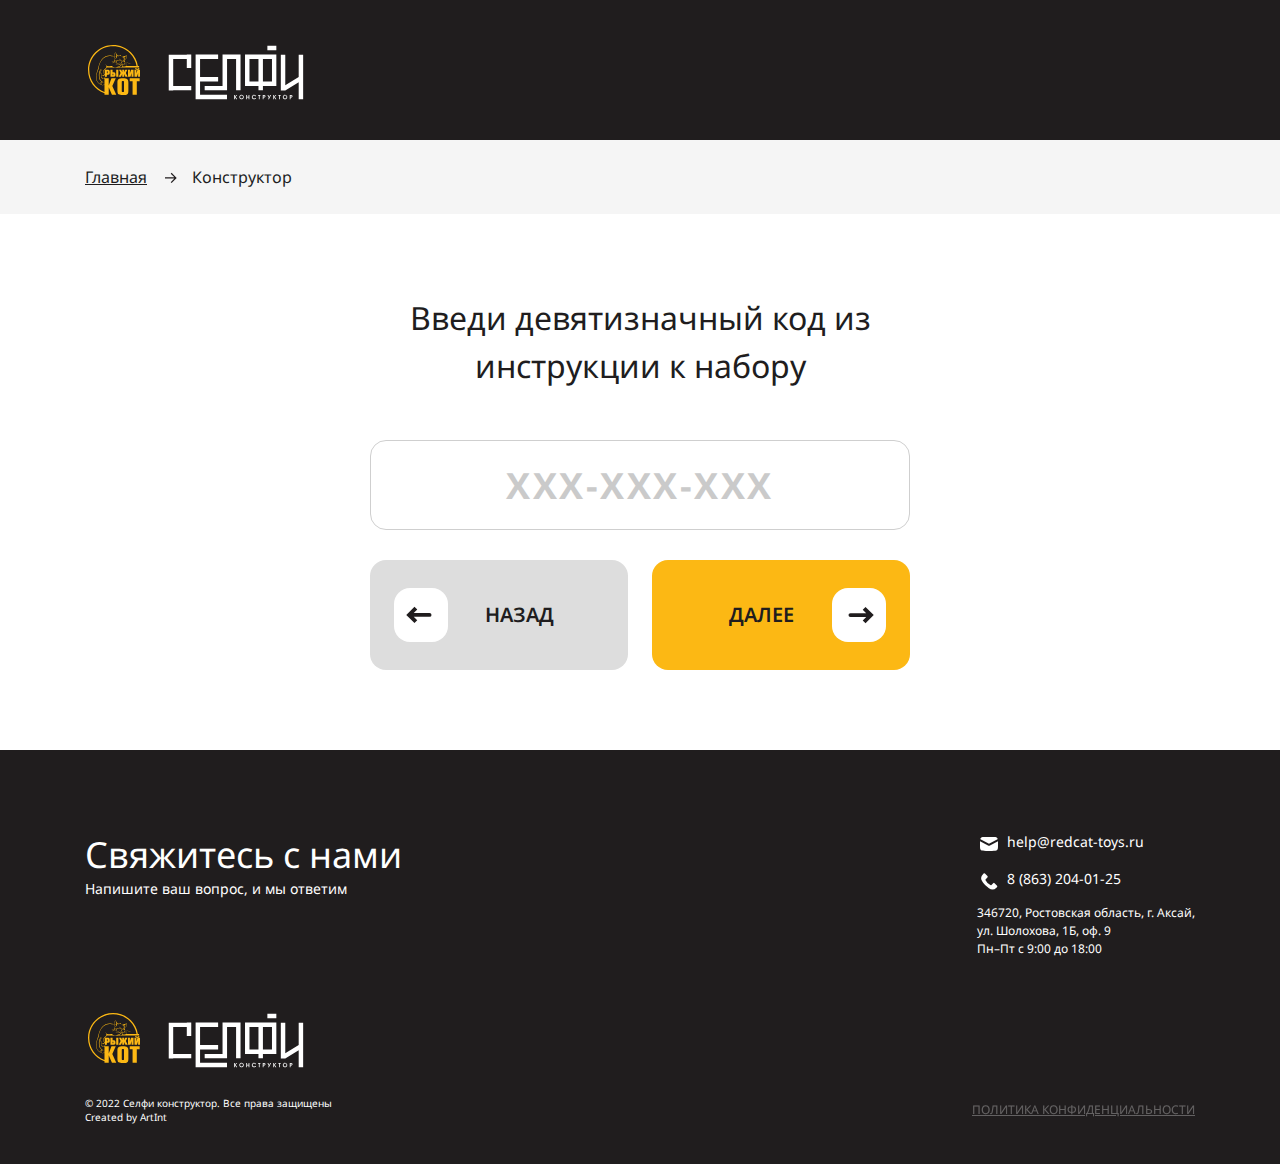
<file: password.html>
<!DOCTYPE html>
<html lang="ru">
	<head>
		<meta charset="UTF-8">
		<meta http-equiv="X-UA-Compatible" content="IE=edge">
		<meta name="viewport" content="width=device-width, initial-scale=1.0">
		<meta name="keywords" content="">
		<meta name="description" content="">
		<meta name="robots" content="noindex, nofollow">
		<title>Ввод пароля</title>
		<link rel="stylesheet" href="css/plugins/cropper.min.css">
		<link rel="stylesheet" href="css/plugins/twentytwenty.css">
		<link rel="stylesheet" href="css/style.css">
	</head>
	<body> 
		<div class="page"> 
			<!-- header-->
			<header class="header" id="headerSticky">
				<div class="container"> 
					<div class="header__logo"> <a href="https://redcat-toys.ru/ " target="_blank"><img src="img/logo-small.svg" alt=""></a><a href="https://selfie.redcat-toys.ru/ " target="_blank"><img src="img/logo.svg" alt=""></a></div>
					<div class="header__container" id="menuMobile">
						<div class="header__logo header__logo--mobile d-md-none d-block"><a href="https://redcat-toys.ru/ " target="_blank"><img src="img/logo-small.svg" alt=""></a><a href="https://selfie.redcat-toys.ru/ " target="_blank"><img src="img/logo.svg" alt=""></a></div>
					</div>
				</div>
			</header>
			<!--	/header-->
			<div class="content"> 
				<!-- breadcrumbs-->
				<div class="breadcrumbs">
					<div class="container"> 
						<ul> 
							<li> <a href="#">Главная</a></li>
							<li> <span>Конструктор</span></li>
						</ul>
					</div>
				</div>
				<!-- /breadcrumbs-->
				<!-- quiz-->
				<div class="quiz">
					<div class="container"> 
						<div class="row justify-content-center">
							<div class="col-xl-6 col-lg-8 col-md-10">
								<div class="quiz__title quiz__title--center">Введи девятизначный код из инструкции к набору</div>
								<div class="quiz__input"> 
									<div class="input"> 
										<input type="text" id="passwordInput">
									</div>
								</div>
								<div class="editor__buttons"> <a class="editor__btn editor__btn--prev" href="home.html"> <i>
											<svg class="icon-arrow">
												<use xlink:href="img/sprite.svg#arrow"></use>
											</svg></i>Назад</a><a class="editor__btn editor__btn--next" href="size.html">Далее<i>
											<svg class="icon-arrow">
												<use xlink:href="img/sprite.svg#arrow"></use>
											</svg></i></a></div>
							</div>
						</div>
					</div>
				</div>
				<!-- /quiz-->
			</div>
			<!-- footer-->
			<footer class="footer">
				<div class="container"> 
					<div class="footer__top"> 
						<div class="footer__title">Свяжитесь с нами<span>Напишите ваш вопрос, и мы ответим</span></div>
						<div class="footer__contact"> 
							<ul> 
								<li> <a href="mailto:help@redcat-toys.ru"> 
										<svg class="icon-mail">
											<use xlink:href="img/sprite.svg#mail"></use>
										</svg>help@redcat-toys.ru</a></li>
								<li> <a href="tel:88632040125"> 
										<svg class="icon-phone">
											<use xlink:href="img/sprite.svg#phone"></use>
										</svg>8 (863) 204-01-25</a></li>
								<li> 
									<p>346720, Ростовская область, г. Аксай, </p>
									<p>ул. Шолохова, 1Б, оф. 9</p>
									<p>Пн–Пт с 9:00 до 18:00</p>
								</li>
							</ul>
						</div>
					</div>
					<div class="footer__middle"> 
						<div class="footer__logo"> <a href="https://redcat-toys.ru/ " target="_blank"><img src="img/logo-small.svg" alt=""></a><a href="https://selfie.redcat-toys.ru/ " target="_blank"><img src="img/logo.svg" alt=""></a></div>
					</div>
					<div class="footer__bottom"> 
						<div class="footer__copyright">© 2022 Селфи конструктор. Все права защищены <br>Created by ArtInt</div>
						<div class="footer__policy"> <a href="#">Политика конфиденциальности</a></div>
						<div class="footer__up js-scrollup">
							<svg class="icon-arrow-up">
								<use xlink:href="img/sprite.svg#arrow-up"></use>
							</svg>
						</div>
					</div>
				</div>
			</footer>
			<!--	/footer-->
		</div>
		<script src="js/jquery.min.js"> </script>
		<script src="js/plugins/cropper.min.js"> </script>
		<script src="js/plugins/jquery.event.move.js"> </script>
		<script src="js/plugins/jquery.twentytwenty.js"> </script>
		<script src="js/plugins/jquery.inputmask.min.js"> </script>
		<script src="js/scripts.js"></script>
	</body>
</html>
</file>
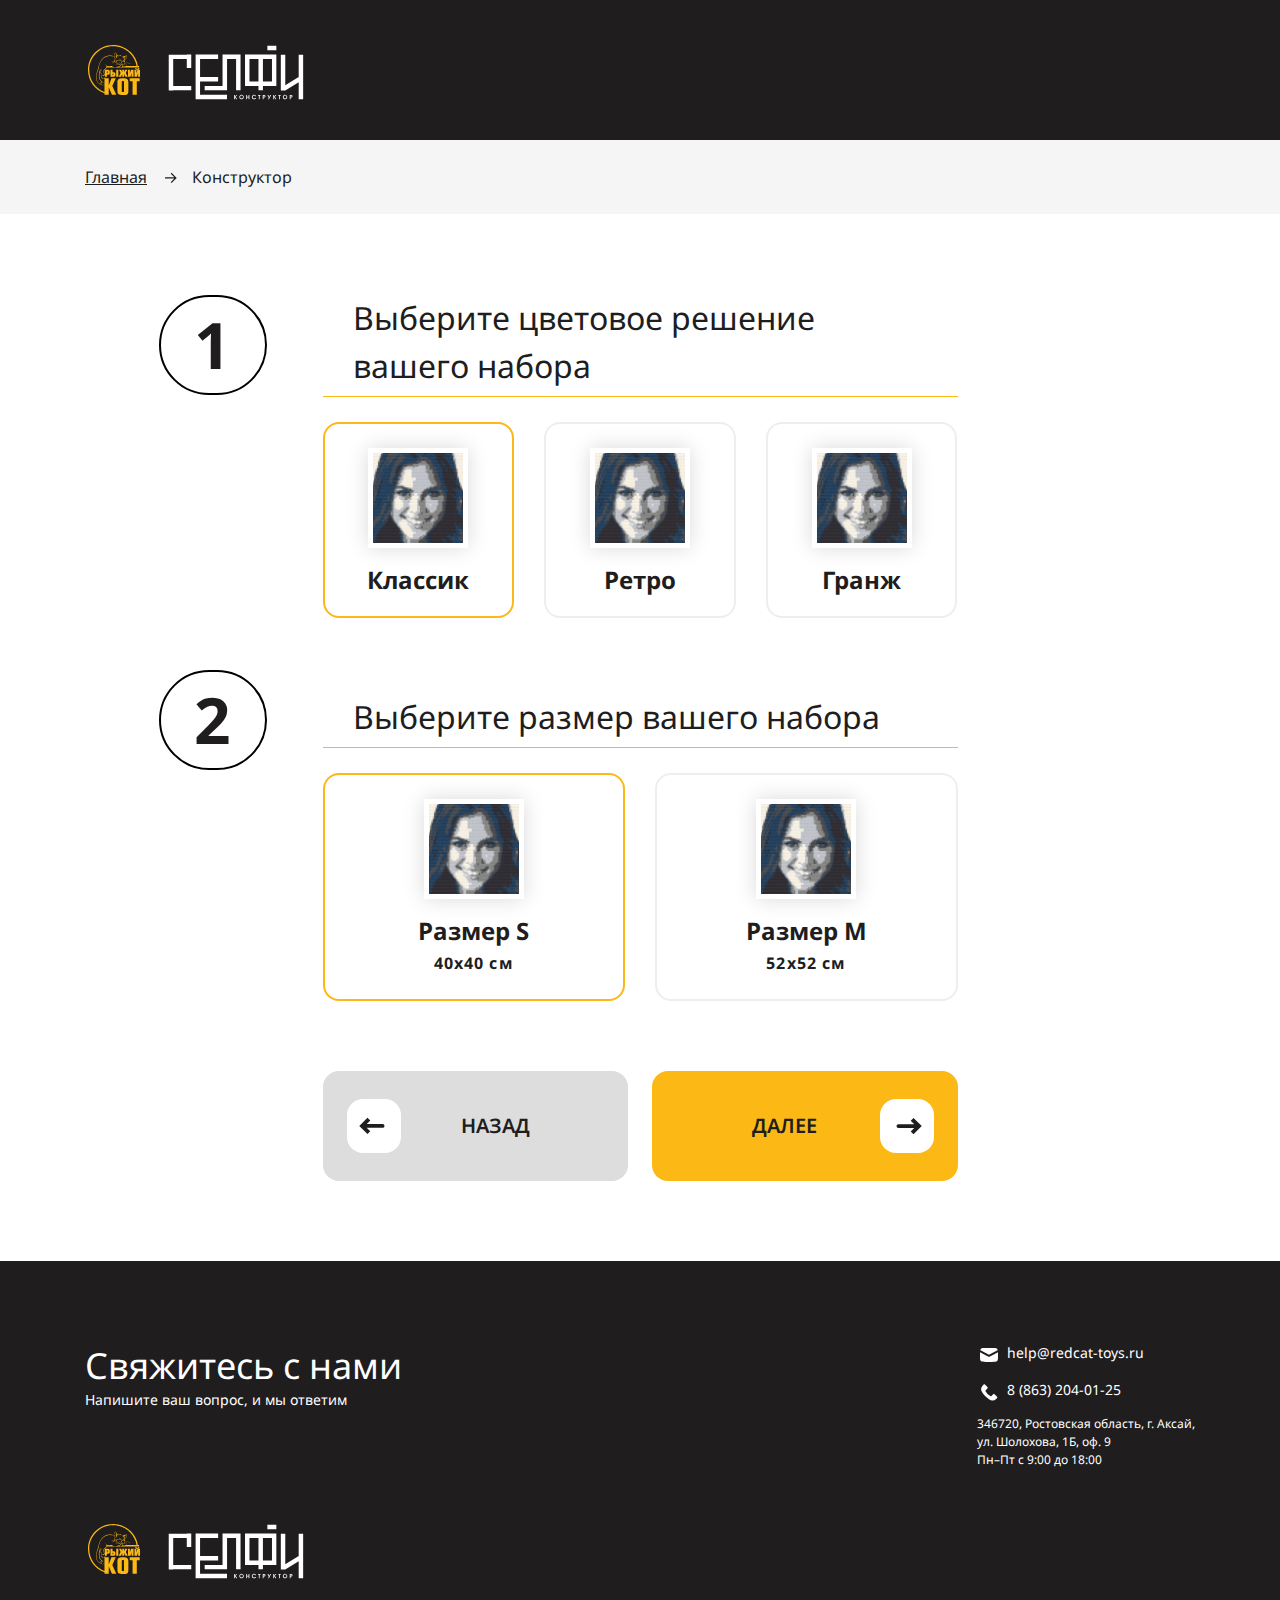
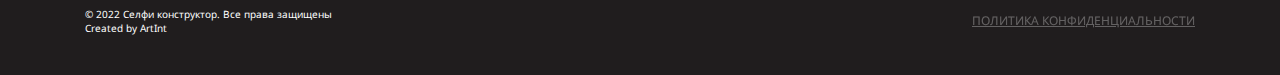
<file: size.html>
<!DOCTYPE html>
<html lang="ru">
	<head>
		<meta charset="UTF-8">
		<meta http-equiv="X-UA-Compatible" content="IE=edge">
		<meta name="viewport" content="width=device-width, initial-scale=1.0">
		<meta name="keywords" content="">
		<meta name="description" content="">
		<meta name="robots" content="noindex, nofollow">
		<title>Размер</title>
		<link rel="stylesheet" href="css/plugins/cropper.min.css">
		<link rel="stylesheet" href="css/plugins/twentytwenty.css">
		<link rel="stylesheet" href="css/style.css">
	</head>
	<body> 
		<div class="page"> 
			<!-- header-->
			<header class="header" id="headerSticky">
				<div class="container"> 
					<div class="header__logo"> <a href="https://redcat-toys.ru/ " target="_blank"><img src="img/logo-small.svg" alt=""></a><a href="https://selfie.redcat-toys.ru/ " target="_blank"><img src="img/logo.svg" alt=""></a></div>
					<div class="header__container" id="menuMobile">
						<div class="header__logo header__logo--mobile d-md-none d-block"><a href="https://redcat-toys.ru/ " target="_blank"><img src="img/logo-small.svg" alt=""></a><a href="https://selfie.redcat-toys.ru/ " target="_blank"><img src="img/logo.svg" alt=""></a></div>
					</div>
				</div>
			</header>
			<!--	/header-->
			<div class="content"> 
				<!-- breadcrumbs-->
				<div class="breadcrumbs">
					<div class="container"> 
						<ul> 
							<li> <a href="#">Главная</a></li>
							<li> <span>Конструктор</span></li>
						</ul>
					</div>
				</div>
				<!-- /breadcrumbs-->
				<!-- quiz-->
				<div class="quiz">
					<div class="container"> 
						<div class="row justify-content-center">
							<div class="col-xl-7 col-lg-8">
								<div class="quiz__title quiz__title--mark"> 
									<div class="quiz__title-num">1</div><span>Выберите цветовое решение вашего набора</span>
								</div>
								<div class="quiz__type"> 
									<div class="row row-cols-md-3 row-cols-1">
										<div class="col"> 
											<label class="quiz__type-item"> 
												<input type="radio" name="quizType" checked><span class="quiz__type-block"><span class="quiz__type-img"> <img src="img/quiz-variants-img.jpg" alt=""></span><span class="quiz__type-title">Классик</span></span>
											</label>
										</div>
										<div class="col"> 
											<label class="quiz__type-item"> 
												<input type="radio" name="quizType"><span class="quiz__type-block"><span class="quiz__type-img"> <img src="img/quiz-variants-img.jpg" alt=""></span><span class="quiz__type-title">Ретро</span></span>
											</label>
										</div>
										<div class="col"> 
											<label class="quiz__type-item"> 
												<input type="radio" name="quizType"><span class="quiz__type-block"><span class="quiz__type-img"> <img src="img/quiz-variants-img.jpg" alt=""></span><span class="quiz__type-title">Гранж</span></span>
											</label>
										</div>
									</div>
									<div class="quiz__title quiz__title--mark"> 
										<div class="quiz__title-num">2</div><span>Выберите размер вашего набора</span>
									</div>
									<div class="row row-cols-md-2 row-cols-1">
										<div class="col"> 
											<label class="quiz__type-item"> 
												<input type="radio" name="quizSize" checked><span class="quiz__type-block"><span class="quiz__type-img"> <img src="img/quiz-variants-img.jpg" alt=""></span><span class="quiz__content"> <span class="quiz__type-title">Размер S</span><span class="quiz__type-text">40х40 см</span></span></span>
											</label>
										</div>
										<div class="col"> 
											<label class="quiz__type-item"> 
												<input type="radio" name="quizSize"><span class="quiz__type-block"><span class="quiz__type-img"> <img src="img/quiz-variants-img.jpg" alt=""></span><span class="quiz__content"> <span class="quiz__type-title">Размер М</span><span class="quiz__type-text">52х52 см</span></span></span>
											</label>
										</div>
									</div>
								</div>
								<div class="editor__buttons"> <a class="editor__btn editor__btn--prev" href="password.html"> <i>
											<svg class="icon-arrow">
												<use xlink:href="img/sprite.svg#arrow"></use>
											</svg></i>Назад</a><a class="editor__btn editor__btn--next" href="instruction.html">Далее<i>
											<svg class="icon-arrow">
												<use xlink:href="img/sprite.svg#arrow"></use>
											</svg></i></a></div>
							</div>
						</div>
					</div>
				</div>
				<!-- /quiz-->
			</div>
			<!-- footer-->
			<footer class="footer">
				<div class="container"> 
					<div class="footer__top"> 
						<div class="footer__title">Свяжитесь с нами<span>Напишите ваш вопрос, и мы ответим</span></div>
						<div class="footer__contact"> 
							<ul> 
								<li> <a href="mailto:help@redcat-toys.ru"> 
										<svg class="icon-mail">
											<use xlink:href="img/sprite.svg#mail"></use>
										</svg>help@redcat-toys.ru</a></li>
								<li> <a href="tel:88632040125"> 
										<svg class="icon-phone">
											<use xlink:href="img/sprite.svg#phone"></use>
										</svg>8 (863) 204-01-25</a></li>
								<li> 
									<p>346720, Ростовская область, г. Аксай, </p>
									<p>ул. Шолохова, 1Б, оф. 9</p>
									<p>Пн–Пт с 9:00 до 18:00</p>
								</li>
							</ul>
						</div>
					</div>
					<div class="footer__middle"> 
						<div class="footer__logo"> <a href="https://redcat-toys.ru/ " target="_blank"><img src="img/logo-small.svg" alt=""></a><a href="https://selfie.redcat-toys.ru/ " target="_blank"><img src="img/logo.svg" alt=""></a></div>
					</div>
					<div class="footer__bottom"> 
						<div class="footer__copyright">© 2022 Селфи конструктор. Все права защищены <br>Created by ArtInt</div>
						<div class="footer__policy"> <a href="#">Политика конфиденциальности</a></div>
						<div class="footer__up js-scrollup">
							<svg class="icon-arrow-up">
								<use xlink:href="img/sprite.svg#arrow-up"></use>
							</svg>
						</div>
					</div>
				</div>
			</footer>
			<!--	/footer-->
		</div>
		<script src="js/jquery.min.js"> </script>
		<script src="js/plugins/cropper.min.js"> </script>
		<script src="js/plugins/jquery.event.move.js"> </script>
		<script src="js/plugins/jquery.twentytwenty.js"> </script>
		<script src="js/plugins/jquery.inputmask.min.js"> </script>
		<script src="js/scripts.js"></script>
	</body>
</html>
</file>
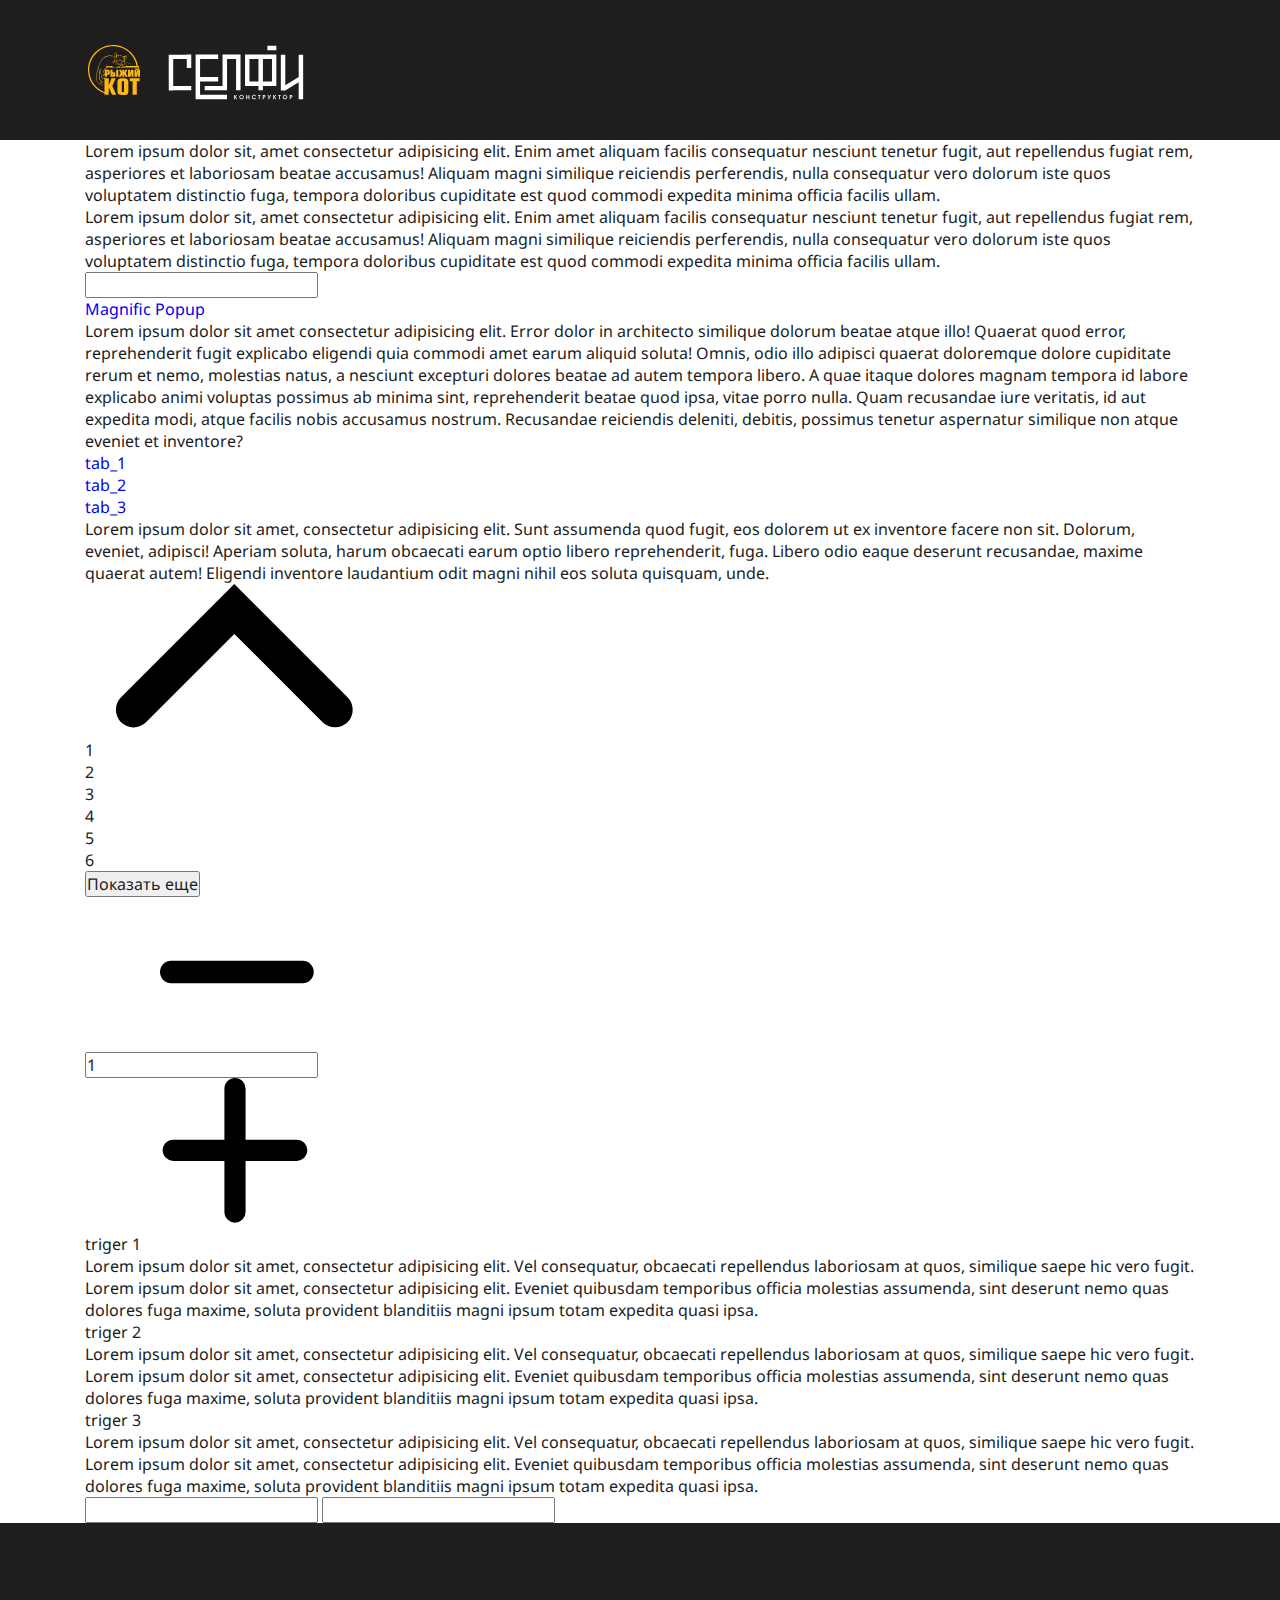
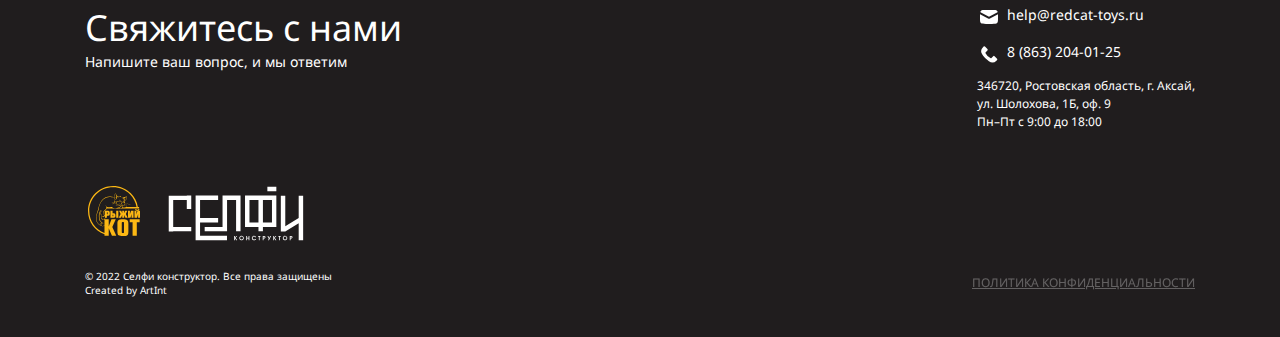
<file: template.html>
<!DOCTYPE html>
<html lang="ru">
	<head>
		<meta charset="UTF-8">
		<meta http-equiv="X-UA-Compatible" content="IE=edge">
		<meta name="viewport" content="width=device-width, initial-scale=1.0">
		<meta name="keywords" content="">
		<meta name="description" content="">
		<meta name="robots" content="noindex, nofollow">
		<title>Главная</title>
		<link rel="stylesheet" href="css/plugins/cropper.min.css">
		<link rel="stylesheet" href="css/plugins/twentytwenty.css">
		<link rel="stylesheet" href="css/style.css">
	</head>
	<body> 
		<div class="page"> 
			<!-- header-->
			<header class="header" id="headerSticky">
				<div class="container"> 
					<div class="header__logo"> <a href="https://redcat-toys.ru/ " target="_blank"><img src="img/logo-small.svg" alt=""></a><a href="https://selfie.redcat-toys.ru/ " target="_blank"><img src="img/logo.svg" alt=""></a></div>
					<div class="header__container" id="menuMobile">
						<div class="header__logo header__logo--mobile d-md-none d-block"><a href="https://redcat-toys.ru/ " target="_blank"><img src="img/logo-small.svg" alt=""></a><a href="https://selfie.redcat-toys.ru/ " target="_blank"><img src="img/logo.svg" alt=""></a></div>
					</div>
				</div>
			</header>
			<!--	/header-->
			<div class="content"> 
				<div class="container">
					<!-- swiper-->
					<div class="swiper">
						<div class="swiper__slider" id="swiper">
							<div class="swiper-wrapper"> 
								<div class="swiper-slide"> 
									<p>Lorem ipsum dolor sit, amet consectetur adipisicing elit. Enim amet aliquam facilis consequatur nesciunt tenetur fugit, aut repellendus fugiat rem, asperiores et laboriosam beatae accusamus! Aliquam magni similique reiciendis perferendis, nulla consequatur vero dolorum iste quos voluptatem distinctio fuga, tempora doloribus cupiditate est quod commodi expedita minima officia facilis ullam.</p>
								</div>
								<div class="swiper-slide"> 
									<p>Lorem ipsum dolor sit, amet consectetur adipisicing elit. Enim amet aliquam facilis consequatur nesciunt tenetur fugit, aut repellendus fugiat rem, asperiores et laboriosam beatae accusamus! Aliquam magni similique reiciendis perferendis, nulla consequatur vero dolorum iste quos voluptatem distinctio fuga, tempora doloribus cupiditate est quod commodi expedita minima officia facilis ullam.</p>
								</div>
							</div>
							<div class="swiper-pagination"></div>
							<div class="swiper-button-prev"></div>
							<div class="swiper-button-next"></div>
							<div class="swiper-scrollbar"></div>
						</div>
					</div>
					<!-- /swiper-->
					<!-- airDdatepicker-->
					<div class="airDdatepicker">
						<input type="text" id="airDatepicker">
					</div>
					<!-- /airDdatepicker-->
					<!-- magnigicPopup-->
					<div class="magnigicPopup"><a class="open-popup-link" href="#test-popup">Magnific Popup </a>
						<div class="popup mfp-hide" id="test-popup">
							<p>Lorem ipsum dolor sit amet consectetur adipisicing elit. Error dolor in architecto similique dolorum beatae atque illo! Quaerat quod error, reprehenderit fugit explicabo eligendi quia commodi amet earum aliquid soluta! Omnis, odio illo adipisci quaerat doloremque dolore cupiditate rerum et nemo, molestias natus, a nesciunt excepturi dolores beatae ad autem tempora libero. A quae itaque dolores magnam tempora id labore explicabo animi voluptas possimus ab minima sint, reprehenderit beatae quod ipsa, vitae porro nulla. Quam recusandae iure veritatis, id aut expedita modi, atque facilis nobis accusamus nostrum. Recusandae reiciendis deleniti, debitis, possimus tenetur aspernatur similique non atque eveniet et inventore?</p>
						</div>
					</div>
					<!-- /magnigicPopup-->
					<!-- tabs-->
					<div class="js-tabs">
						<ul>
							<li> <a class="js-tabs-trigger active" href="#tab_1">tab_1</a></li>
							<li> <a class="js-tabs-trigger" href="#tab_2">tab_2</a></li>
							<li> <a class="js-tabs-trigger" href="#tab_3">tab_3</a></li>
						</ul>
						<div>
							<div class="js-tabs-content open" data-href="#tab_1">
								<p>Lorem ipsum dolor sit amet, consectetur adipisicing elit. Sunt assumenda quod fugit, eos dolorem ut ex inventore facere non sit. Dolorum, eveniet, adipisci! Aperiam soluta, harum obcaecati earum optio libero reprehenderit, fuga. Libero odio eaque deserunt recusandae, maxime quaerat autem! Eligendi inventore laudantium odit magni nihil eos soluta quisquam, unde.</p>
							</div>
							<div class="js-tabs-content" data-href="#tab_2">
								<p>Lorem ipsum dolor sit amet, consectetur adipisicing elit. Sunt assumenda quod fugit, eos dolorem ut ex inventore facere non sit.</p>
							</div>
							<div class="js-tabs-content" data-href="#tab_3">
								<p>Lorem ipsum dolor sit amet, consectetur adipisicing elit. Sunt assumenda quod fugit, eos dolorem ut ex inventore facere non sit. Dolorum, eveniet, adipisci! Aperiam soluta, harum obcaecati earum optio libero reprehenderit, fuga. Libero odio eaque deserunt recusandae, maxime quaerat autem! Eligendi inventore laudantium odit magni nihil eos soluta quisquam, unde. Lorem ipsum dolor sit amet, consectetur adipisicing elit. Minus officia, aliquam, nemo est unde nesciunt ipsam iure numquam natus error!</p>
							</div>
						</div>
					</div>
					<!-- /tabs-->
					<!-- js-scrollup-->
					<div class="js-scrollup">
						<svg class="icon-arrow-up">
							<use xlink:href="img/sprite.svg#arrow-up"></use>
						</svg>
					</div>
					<!-- /js-scrollup-->
					<!-- more-list-->
					<div class="more-list">
						<ul class="js-more-list">
							<li>1</li>
							<li>2</li>
							<li>3</li>
							<li>4</li>
							<li>5</li>
							<li>6</li>
						</ul>
						<button class="js-more-btn">Показать еще</button>
					</div>
					<!-- /more-list-->
					<!-- counter-->
					<div class="counter js-counter">
						<div class="counter__btn js-counter-minus"> 
							<svg class="icon-minus">
								<use xlink:href="img/sprite.svg#minus"></use>
							</svg>
						</div>
						<div class="counter__input js-counter-input">
							<input type="text" value="1" maxlength="3">
						</div>
						<div class="counter__btn js-counter-plus"> 
							<svg class="icon-plus">
								<use xlink:href="img/sprite.svg#plus"></use>
							</svg>
						</div>
					</div>
					<!-- /counter-->
					<!-- accordion-->
					<div class="accordion js-accordion">
						<div class="accordion__item">
							<div class="accordion__trigger js-accordion-trigger active" data-content="trigger_1">triger 1</div>
							<div class="accordion__content js-accordion-content open" id="trigger_1">Lorem ipsum dolor sit amet, consectetur adipisicing elit. Vel consequatur, obcaecati repellendus laboriosam at quos, similique saepe hic vero fugit. Lorem ipsum dolor sit amet, consectetur adipisicing elit. Eveniet quibusdam temporibus officia molestias assumenda, sint deserunt nemo quas dolores fuga maxime, soluta provident blanditiis magni ipsum totam expedita quasi ipsa.</div>
						</div>
						<div class="accordion__item">
							<div class="accordion__trigger js-accordion-trigger" data-content="trigger_2">triger 2</div>
							<div class="accordion__content js-accordion-content" id="trigger_2">Lorem ipsum dolor sit amet, consectetur adipisicing elit. Vel consequatur, obcaecati repellendus laboriosam at quos, similique saepe hic vero fugit. Lorem ipsum dolor sit amet, consectetur adipisicing elit. Eveniet quibusdam temporibus officia molestias assumenda, sint deserunt nemo quas dolores fuga maxime, soluta provident blanditiis magni ipsum totam expedita quasi ipsa.</div>
						</div>
						<div class="accordion__item">
							<div class="accordion__trigger js-accordion-trigger" data-content="trigger_3">triger 3</div>
							<div class="accordion__content js-accordion-content" id="trigger_3">Lorem ipsum dolor sit amet, consectetur adipisicing elit. Vel consequatur, obcaecati repellendus laboriosam at quos, similique saepe hic vero fugit. Lorem ipsum dolor sit amet, consectetur adipisicing elit. Eveniet quibusdam temporibus officia molestias assumenda, sint deserunt nemo quas dolores fuga maxime, soluta provident blanditiis magni ipsum totam expedita quasi ipsa.</div>
						</div>
					</div>
					<!-- /accordion-->
					<!-- noUiSlider-->
					<div id="noUiSlider" data-min="0" data-max="1000" data-nowmin="100" data-nowmax="700"></div>
					<input id="noUiSliderMin" type="text" name="rangeMin">
					<input id="noUiSliderMax" type="text" name="rangeMax">
					<!-- /noUiSlider-->
				</div>
			</div>
			<!-- footer-->
			<footer class="footer">
				<div class="container"> 
					<div class="footer__top"> 
						<div class="footer__title">Свяжитесь с нами<span>Напишите ваш вопрос, и мы ответим</span></div>
						<div class="footer__contact"> 
							<ul> 
								<li> <a href="mailto:help@redcat-toys.ru"> 
										<svg class="icon-mail">
											<use xlink:href="img/sprite.svg#mail"></use>
										</svg>help@redcat-toys.ru</a></li>
								<li> <a href="tel:88632040125"> 
										<svg class="icon-phone">
											<use xlink:href="img/sprite.svg#phone"></use>
										</svg>8 (863) 204-01-25</a></li>
								<li> 
									<p>346720, Ростовская область, г. Аксай, </p>
									<p>ул. Шолохова, 1Б, оф. 9</p>
									<p>Пн–Пт с 9:00 до 18:00</p>
								</li>
							</ul>
						</div>
					</div>
					<div class="footer__middle"> 
						<div class="footer__logo"> <a href="https://redcat-toys.ru/ " target="_blank"><img src="img/logo-small.svg" alt=""></a><a href="https://selfie.redcat-toys.ru/ " target="_blank"><img src="img/logo.svg" alt=""></a></div>
					</div>
					<div class="footer__bottom"> 
						<div class="footer__copyright">© 2022 Селфи конструктор. Все права защищены <br>Created by ArtInt</div>
						<div class="footer__policy"> <a href="#">Политика конфиденциальности</a></div>
						<div class="footer__up js-scrollup">
							<svg class="icon-arrow-up">
								<use xlink:href="img/sprite.svg#arrow-up"></use>
							</svg>
						</div>
					</div>
				</div>
			</footer>
			<!--	/footer-->
		</div>
		<script src="js/jquery.min.js"> </script>
		<script src="js/plugins/cropper.min.js"> </script>
		<script src="js/plugins/jquery.event.move.js"> </script>
		<script src="js/plugins/jquery.twentytwenty.js"> </script>
		<script src="js/plugins/jquery.inputmask.min.js"> </script>
		<script src="js/scripts.js"></script>
	</body>
</html>
</file>
<file: css/plugins/twentytwenty.css>
.twentytwenty-horizontal .twentytwenty-handle:before, .twentytwenty-horizontal .twentytwenty-handle:after, .twentytwenty-vertical .twentytwenty-handle:before, .twentytwenty-vertical .twentytwenty-handle:after {
  content: " ";
  display: block;
  background: white;
  position: absolute;
  z-index: 30;
  -webkit-box-shadow: 0px 0px 12px rgba(51, 51, 51, 0.5);
  -moz-box-shadow: 0px 0px 12px rgba(51, 51, 51, 0.5);
  box-shadow: 0px 0px 12px rgba(51, 51, 51, 0.5); }

.twentytwenty-horizontal .twentytwenty-handle:before, .twentytwenty-horizontal .twentytwenty-handle:after {
  width: 3px;
  height: 9999px;
  left: 50%;
  margin-left: -1.5px; }

.twentytwenty-vertical .twentytwenty-handle:before, .twentytwenty-vertical .twentytwenty-handle:after {
  width: 9999px;
  height: 3px;
  top: 50%;
  margin-top: -1.5px; }

.twentytwenty-before-label, .twentytwenty-after-label, .twentytwenty-overlay {
  position: absolute;
  top: 0;
  width: 100%;
  height: 100%; }

.twentytwenty-before-label, .twentytwenty-after-label, .twentytwenty-overlay {
  -webkit-transition-duration: 0.5s;
  -moz-transition-duration: 0.5s;
  transition-duration: 0.5s; }

.twentytwenty-before-label, .twentytwenty-after-label {
  -webkit-transition-property: opacity;
  -moz-transition-property: opacity;
  transition-property: opacity; }

.twentytwenty-before-label:before, .twentytwenty-after-label:before {
  color: white;
  font-size: 13px;
  letter-spacing: 0.1em; }

.twentytwenty-before-label:before, .twentytwenty-after-label:before {
  position: absolute;
  background: rgba(255, 255, 255, 0.2);
  line-height: 38px;
  padding: 0 20px;
  -webkit-border-radius: 2px;
  -moz-border-radius: 2px;
  border-radius: 2px; }

.twentytwenty-horizontal .twentytwenty-before-label:before, .twentytwenty-horizontal .twentytwenty-after-label:before {
  top: 50%;
  margin-top: -19px; }

.twentytwenty-vertical .twentytwenty-before-label:before, .twentytwenty-vertical .twentytwenty-after-label:before {
  left: 50%;
  margin-left: -45px;
  text-align: center;
  width: 90px; }

.twentytwenty-left-arrow, .twentytwenty-right-arrow, .twentytwenty-up-arrow, .twentytwenty-down-arrow {
  width: 0;
  height: 0;
  border: 6px inset transparent;
  position: absolute; }

.twentytwenty-left-arrow, .twentytwenty-right-arrow {
  top: 50%;
  margin-top: -6px; }

.twentytwenty-up-arrow, .twentytwenty-down-arrow {
  left: 50%;
  margin-left: -6px; }

.twentytwenty-container {
  -webkit-box-sizing: content-box;
  -moz-box-sizing: content-box;
  box-sizing: content-box;
  z-index: 0;
  overflow: hidden;
  position: relative;
  -webkit-user-select: none;
  -moz-user-select: none;
  -ms-user-select: none; }
  .twentytwenty-container img {
    max-width: 100%;
    position: absolute;
    top: 0;
    display: block; }
  .twentytwenty-container.active .twentytwenty-overlay, .twentytwenty-container.active :hover.twentytwenty-overlay {
    background: rgba(0, 0, 0, 0); }
    .twentytwenty-container.active .twentytwenty-overlay .twentytwenty-before-label,
    .twentytwenty-container.active .twentytwenty-overlay .twentytwenty-after-label, .twentytwenty-container.active :hover.twentytwenty-overlay .twentytwenty-before-label,
    .twentytwenty-container.active :hover.twentytwenty-overlay .twentytwenty-after-label {
      opacity: 0; }
  .twentytwenty-container * {
    -webkit-box-sizing: content-box;
    -moz-box-sizing: content-box;
    box-sizing: content-box; }

.twentytwenty-before-label {
  opacity: 0; }
  .twentytwenty-before-label:before {
    content: attr(data-content); }

.twentytwenty-after-label {
  opacity: 0; }
  .twentytwenty-after-label:before {
    content: attr(data-content); }

.twentytwenty-horizontal .twentytwenty-before-label:before {
  left: 10px; }

.twentytwenty-horizontal .twentytwenty-after-label:before {
  right: 10px; }

.twentytwenty-vertical .twentytwenty-before-label:before {
  top: 10px; }

.twentytwenty-vertical .twentytwenty-after-label:before {
  bottom: 10px; }

.twentytwenty-overlay {
  -webkit-transition-property: background;
  -moz-transition-property: background;
  transition-property: background;
  background: rgba(0, 0, 0, 0);
  z-index: 25; }
  .twentytwenty-overlay:hover {
    background: rgba(0, 0, 0, 0.5); }
    .twentytwenty-overlay:hover .twentytwenty-after-label {
      opacity: 1; }
    .twentytwenty-overlay:hover .twentytwenty-before-label {
      opacity: 1; }

.twentytwenty-before {
  z-index: 20; }

.twentytwenty-after {
  z-index: 10; }

.twentytwenty-handle {
  height: 38px;
  width: 38px;
  position: absolute;
  left: 50%;
  top: 50%;
  margin-left: -22px;
  margin-top: -22px;
  border: 3px solid white;
  -webkit-border-radius: 1000px;
  -moz-border-radius: 1000px;
  border-radius: 1000px;
  -webkit-box-shadow: 0px 0px 12px rgba(51, 51, 51, 0.5);
  -moz-box-shadow: 0px 0px 12px rgba(51, 51, 51, 0.5);
  box-shadow: 0px 0px 12px rgba(51, 51, 51, 0.5);
  z-index: 40;
  cursor: pointer; }

.twentytwenty-horizontal .twentytwenty-handle:before {
  bottom: 50%;
  margin-bottom: 22px;
  -webkit-box-shadow: 0 3px 0 white, 0px 0px 12px rgba(51, 51, 51, 0.5);
  -moz-box-shadow: 0 3px 0 white, 0px 0px 12px rgba(51, 51, 51, 0.5);
  box-shadow: 0 3px 0 white, 0px 0px 12px rgba(51, 51, 51, 0.5); }
.twentytwenty-horizontal .twentytwenty-handle:after {
  top: 50%;
  margin-top: 22px;
  -webkit-box-shadow: 0 -3px 0 white, 0px 0px 12px rgba(51, 51, 51, 0.5);
  -moz-box-shadow: 0 -3px 0 white, 0px 0px 12px rgba(51, 51, 51, 0.5);
  box-shadow: 0 -3px 0 white, 0px 0px 12px rgba(51, 51, 51, 0.5); }

.twentytwenty-vertical .twentytwenty-handle:before {
  left: 50%;
  margin-left: 22px;
  -webkit-box-shadow: 3px 0 0 white, 0px 0px 12px rgba(51, 51, 51, 0.5);
  -moz-box-shadow: 3px 0 0 white, 0px 0px 12px rgba(51, 51, 51, 0.5);
  box-shadow: 3px 0 0 white, 0px 0px 12px rgba(51, 51, 51, 0.5); }
.twentytwenty-vertical .twentytwenty-handle:after {
  right: 50%;
  margin-right: 22px;
  -webkit-box-shadow: -3px 0 0 white, 0px 0px 12px rgba(51, 51, 51, 0.5);
  -moz-box-shadow: -3px 0 0 white, 0px 0px 12px rgba(51, 51, 51, 0.5);
  box-shadow: -3px 0 0 white, 0px 0px 12px rgba(51, 51, 51, 0.5); }

.twentytwenty-left-arrow {
  border-right: 6px solid white;
  left: 50%;
  margin-left: -17px; }

.twentytwenty-right-arrow {
  border-left: 6px solid white;
  right: 50%;
  margin-right: -17px; }

.twentytwenty-up-arrow {
  border-bottom: 6px solid white;
  top: 50%;
  margin-top: -17px; }

.twentytwenty-down-arrow {
  border-top: 6px solid white;
  bottom: 50%;
  margin-bottom: -17px; }
</file>
<file: css/plugins/cropper.min.css>
/*!
 * Cropper.js v1.5.13
 * https://fengyuanchen.github.io/cropperjs
 *
 * Copyright 2015-present Chen Fengyuan
 * Released under the MIT license
 *
 * Date: 2022-11-20T05:30:43.444Z
 */.cropper-container{direction:ltr;font-size:0;line-height:0;position:relative;-ms-touch-action:none;touch-action:none;-webkit-user-select:none;-moz-user-select:none;-ms-user-select:none;user-select:none}.cropper-container img{-webkit-backface-visibility:hidden;backface-visibility:hidden;display:block;height:100%;image-orientation:0deg;max-height:none!important;max-width:none!important;min-height:0!important;min-width:0!important;width:100%}.cropper-canvas,.cropper-crop-box,.cropper-drag-box,.cropper-modal,.cropper-wrap-box{bottom:0;left:0;position:absolute;right:0;top:0}.cropper-canvas,.cropper-wrap-box{overflow:hidden}.cropper-drag-box{background-color:#fff;opacity:0}.cropper-modal{background-color:#000;opacity:.5}.cropper-view-box{display:block;height:100%;outline:1px solid #39f;outline-color:rgba(51,153,255,.75);overflow:hidden;width:100%}.cropper-dashed{border:0 dashed #eee;display:block;opacity:.5;position:absolute}.cropper-dashed.dashed-h{border-bottom-width:1px;border-top-width:1px;height:33.33333%;left:0;top:33.33333%;width:100%}.cropper-dashed.dashed-v{border-left-width:1px;border-right-width:1px;height:100%;left:33.33333%;top:0;width:33.33333%}.cropper-center{display:block;height:0;left:50%;opacity:.75;position:absolute;top:50%;width:0}.cropper-center:after,.cropper-center:before{background-color:#eee;content:" ";display:block;position:absolute}.cropper-center:before{height:1px;left:-3px;top:0;width:7px}.cropper-center:after{height:7px;left:0;top:-3px;width:1px}.cropper-face,.cropper-line,.cropper-point{display:block;height:100%;opacity:.1;position:absolute;width:100%}.cropper-face{background-color:#fff;left:0;top:0}.cropper-line{background-color:#39f}.cropper-line.line-e{cursor:ew-resize;right:-3px;top:0;width:5px}.cropper-line.line-n{cursor:ns-resize;height:5px;left:0;top:-3px}.cropper-line.line-w{cursor:ew-resize;left:-3px;top:0;width:5px}.cropper-line.line-s{bottom:-3px;cursor:ns-resize;height:5px;left:0}.cropper-point{background-color:#39f;height:5px;opacity:.75;width:5px}.cropper-point.point-e{cursor:ew-resize;margin-top:-3px;right:-3px;top:50%}.cropper-point.point-n{cursor:ns-resize;left:50%;margin-left:-3px;top:-3px}.cropper-point.point-w{cursor:ew-resize;left:-3px;margin-top:-3px;top:50%}.cropper-point.point-s{bottom:-3px;cursor:s-resize;left:50%;margin-left:-3px}.cropper-point.point-ne{cursor:nesw-resize;right:-3px;top:-3px}.cropper-point.point-nw{cursor:nwse-resize;left:-3px;top:-3px}.cropper-point.point-sw{bottom:-3px;cursor:nesw-resize;left:-3px}.cropper-point.point-se{bottom:-3px;cursor:nwse-resize;height:20px;opacity:1;right:-3px;width:20px}@media (min-width:768px){.cropper-point.point-se{height:15px;width:15px}}@media (min-width:992px){.cropper-point.point-se{height:10px;width:10px}}@media (min-width:1200px){.cropper-point.point-se{height:5px;opacity:.75;width:5px}}.cropper-point.point-se:before{background-color:#39f;bottom:-50%;content:" ";display:block;height:200%;opacity:0;position:absolute;right:-50%;width:200%}.cropper-invisible{opacity:0}.cropper-bg{background-image:url("[data-uri]")}.cropper-hide{display:block;height:0;position:absolute;width:0}.cropper-hidden{display:none!important}.cropper-move{cursor:move}.cropper-crop{cursor:crosshair}.cropper-disabled .cropper-drag-box,.cropper-disabled .cropper-face,.cropper-disabled .cropper-line,.cropper-disabled .cropper-point{cursor:not-allowed}
</file>
<file: css/style.css>
/* reset */
html, body, div, span, applet, object, iframe,
h1, h2, h3, h4, h5, h6, p, blockquote, pre,
a, abbr, acronym, address, big, cite, code,
del, dfn, em, img, ins, kbd, q, s, samp,
small, strike, strong, sub, sup, tt, var,
b, u, i, center,
dl, dt, dd, ol, ul, li,
fieldset, form, label, legend,
table, caption, tbody, tfoot, thead, tr, th, td,
article, aside, canvas, details, embed,
figure, figcaption, footer, header, hgroup,
menu, nav, output, ruby, section, summary,
time, mark, audio, video {
  margin: 0;
  padding: 0;
  border: 0;
  font-size: 100%;
  font: inherit;
  vertical-align: baseline;
}

article, aside, details, figcaption, figure,
footer, header, hgroup, menu, nav, section {
  display: block;
}

* {
  margin: 0;
  padding: 0;
}

* {
  -webkit-box-sizing: border-box;
  box-sizing: border-box;
}

button,
input,
a,
textarea {
  outline: none;
}

html {
  -ms-text-size-adjust: 100%;
  -webkit-text-size-adjust: 100%;
}

ol, ul {
  list-style: none;
}

table {
  border-collapse: collapse;
  border-spacing: 0;
}

img, svg {
  max-width: 100%;
}

h1, h2, h3 {
  font-weight: bold;
}

/* /reset */
/*!
 * Bootstrap  v5.2.3 (https://getbootstrap.com/)
 * Copyright 2011-2022 The Bootstrap Authors
 * Copyright 2011-2022 Twitter, Inc.
 * Licensed under MIT (https://github.com/twbs/bootstrap/blob/main/LICENSE)
 */
.container,
.container-fluid,
.container-xxl,
.container-xl,
.container-lg,
.container-md,
.container-sm {
  --bs-gutter-x: 30px;
  --bs-gutter-y: 0;
  width: 100%;
  padding-right: calc(var(--bs-gutter-x) * 0.5);
  padding-left: calc(var(--bs-gutter-x) * 0.5);
  margin-right: auto;
  margin-left: auto;
}

@media (min-width: 576px) {
  .container-sm, .container {
    max-width: 540px;
  }
}
@media (min-width: 769px) {
  .container-md, .container-sm, .container {
    max-width: 720px;
  }
}
@media (min-width: 992px) {
  .container-lg, .container-md, .container-sm, .container {
    max-width: 960px;
  }
}
@media (min-width: 1200px) {
  .container-xl, .container-lg, .container-md, .container-sm, .container {
    max-width: 1140px;
  }
}
@media (min-width: 1400px) {
  .container-xxl, .container-xl, .container-lg, .container-md, .container-sm, .container {
    max-width: 1310px;
  }
}
.row {
  --bs-gutter-x: 30px;
  --bs-gutter-y: 0;
  display: -webkit-box;
  display: -ms-flexbox;
  display: flex;
  -ms-flex-wrap: wrap;
  flex-wrap: wrap;
  margin-top: calc(-1 * var(--bs-gutter-y));
  margin-right: calc(-0.5 * var(--bs-gutter-x));
  margin-left: calc(-0.5 * var(--bs-gutter-x));
}
.row > * {
  -ms-flex-negative: 0;
  flex-shrink: 0;
  width: 100%;
  max-width: 100%;
  padding-right: calc(var(--bs-gutter-x) * 0.5);
  padding-left: calc(var(--bs-gutter-x) * 0.5);
  margin-top: var(--bs-gutter-y);
}

.col {
  -webkit-box-flex: 1;
  -ms-flex: 1 0 0%;
  flex: 1 0 0%;
}

.row-cols-auto > * {
  -webkit-box-flex: 0;
  -ms-flex: 0 0 auto;
  flex: 0 0 auto;
  width: auto;
}

.row-cols-1 > * {
  -webkit-box-flex: 0;
  -ms-flex: 0 0 auto;
  flex: 0 0 auto;
  width: 100%;
}

.row-cols-2 > * {
  -webkit-box-flex: 0;
  -ms-flex: 0 0 auto;
  flex: 0 0 auto;
  width: 50%;
}

.row-cols-3 > * {
  -webkit-box-flex: 0;
  -ms-flex: 0 0 auto;
  flex: 0 0 auto;
  width: 33.3333333333%;
}

.row-cols-4 > * {
  -webkit-box-flex: 0;
  -ms-flex: 0 0 auto;
  flex: 0 0 auto;
  width: 25%;
}

.row-cols-5 > * {
  -webkit-box-flex: 0;
  -ms-flex: 0 0 auto;
  flex: 0 0 auto;
  width: 20%;
}

.row-cols-6 > * {
  -webkit-box-flex: 0;
  -ms-flex: 0 0 auto;
  flex: 0 0 auto;
  width: 16.6666666667%;
}

.col-auto {
  -webkit-box-flex: 0;
  -ms-flex: 0 0 auto;
  flex: 0 0 auto;
  width: auto;
}

.col-1 {
  -webkit-box-flex: 0;
  -ms-flex: 0 0 auto;
  flex: 0 0 auto;
  width: 8.33333333%;
}

.col-2 {
  -webkit-box-flex: 0;
  -ms-flex: 0 0 auto;
  flex: 0 0 auto;
  width: 16.66666667%;
}

.col-3 {
  -webkit-box-flex: 0;
  -ms-flex: 0 0 auto;
  flex: 0 0 auto;
  width: 25%;
}

.col-4 {
  -webkit-box-flex: 0;
  -ms-flex: 0 0 auto;
  flex: 0 0 auto;
  width: 33.33333333%;
}

.col-5 {
  -webkit-box-flex: 0;
  -ms-flex: 0 0 auto;
  flex: 0 0 auto;
  width: 41.66666667%;
}

.col-6 {
  -webkit-box-flex: 0;
  -ms-flex: 0 0 auto;
  flex: 0 0 auto;
  width: 50%;
}

.col-7 {
  -webkit-box-flex: 0;
  -ms-flex: 0 0 auto;
  flex: 0 0 auto;
  width: 58.33333333%;
}

.col-8 {
  -webkit-box-flex: 0;
  -ms-flex: 0 0 auto;
  flex: 0 0 auto;
  width: 66.66666667%;
}

.col-9 {
  -webkit-box-flex: 0;
  -ms-flex: 0 0 auto;
  flex: 0 0 auto;
  width: 75%;
}

.col-10 {
  -webkit-box-flex: 0;
  -ms-flex: 0 0 auto;
  flex: 0 0 auto;
  width: 83.33333333%;
}

.col-11 {
  -webkit-box-flex: 0;
  -ms-flex: 0 0 auto;
  flex: 0 0 auto;
  width: 91.66666667%;
}

.col-12 {
  -webkit-box-flex: 0;
  -ms-flex: 0 0 auto;
  flex: 0 0 auto;
  width: 100%;
}

.offset-1 {
  margin-left: 8.33333333%;
}

.offset-2 {
  margin-left: 16.66666667%;
}

.offset-3 {
  margin-left: 25%;
}

.offset-4 {
  margin-left: 33.33333333%;
}

.offset-5 {
  margin-left: 41.66666667%;
}

.offset-6 {
  margin-left: 50%;
}

.offset-7 {
  margin-left: 58.33333333%;
}

.offset-8 {
  margin-left: 66.66666667%;
}

.offset-9 {
  margin-left: 75%;
}

.offset-10 {
  margin-left: 83.33333333%;
}

.offset-11 {
  margin-left: 91.66666667%;
}

.g-0,
.gx-0 {
  --bs-gutter-x: 0;
}

.g-0,
.gy-0 {
  --bs-gutter-y: 0;
}

.g-1,
.gx-1 {
  --bs-gutter-x: 15px;
}

.g-1,
.gy-1 {
  --bs-gutter-y: 15px;
}

.g-2,
.gx-2 {
  --bs-gutter-x: 22.5px;
}

.g-2,
.gy-2 {
  --bs-gutter-y: 22.5px;
}

.g-3,
.gx-3 {
  --bs-gutter-x: 30px;
}

.g-3,
.gy-3 {
  --bs-gutter-y: 30px;
}

.g-4,
.gx-4 {
  --bs-gutter-x: 45px;
}

.g-4,
.gy-4 {
  --bs-gutter-y: 45px;
}

.g-5,
.gx-5 {
  --bs-gutter-x: 60px;
}

.g-5,
.gy-5 {
  --bs-gutter-y: 60px;
}

@media (min-width: 576px) {
  .col-sm {
    -webkit-box-flex: 1;
    -ms-flex: 1 0 0%;
    flex: 1 0 0%;
  }
  .row-cols-sm-auto > * {
    -webkit-box-flex: 0;
    -ms-flex: 0 0 auto;
    flex: 0 0 auto;
    width: auto;
  }
  .row-cols-sm-1 > * {
    -webkit-box-flex: 0;
    -ms-flex: 0 0 auto;
    flex: 0 0 auto;
    width: 100%;
  }
  .row-cols-sm-2 > * {
    -webkit-box-flex: 0;
    -ms-flex: 0 0 auto;
    flex: 0 0 auto;
    width: 50%;
  }
  .row-cols-sm-3 > * {
    -webkit-box-flex: 0;
    -ms-flex: 0 0 auto;
    flex: 0 0 auto;
    width: 33.3333333333%;
  }
  .row-cols-sm-4 > * {
    -webkit-box-flex: 0;
    -ms-flex: 0 0 auto;
    flex: 0 0 auto;
    width: 25%;
  }
  .row-cols-sm-5 > * {
    -webkit-box-flex: 0;
    -ms-flex: 0 0 auto;
    flex: 0 0 auto;
    width: 20%;
  }
  .row-cols-sm-6 > * {
    -webkit-box-flex: 0;
    -ms-flex: 0 0 auto;
    flex: 0 0 auto;
    width: 16.6666666667%;
  }
  .col-sm-auto {
    -webkit-box-flex: 0;
    -ms-flex: 0 0 auto;
    flex: 0 0 auto;
    width: auto;
  }
  .col-sm-1 {
    -webkit-box-flex: 0;
    -ms-flex: 0 0 auto;
    flex: 0 0 auto;
    width: 8.33333333%;
  }
  .col-sm-2 {
    -webkit-box-flex: 0;
    -ms-flex: 0 0 auto;
    flex: 0 0 auto;
    width: 16.66666667%;
  }
  .col-sm-3 {
    -webkit-box-flex: 0;
    -ms-flex: 0 0 auto;
    flex: 0 0 auto;
    width: 25%;
  }
  .col-sm-4 {
    -webkit-box-flex: 0;
    -ms-flex: 0 0 auto;
    flex: 0 0 auto;
    width: 33.33333333%;
  }
  .col-sm-5 {
    -webkit-box-flex: 0;
    -ms-flex: 0 0 auto;
    flex: 0 0 auto;
    width: 41.66666667%;
  }
  .col-sm-6 {
    -webkit-box-flex: 0;
    -ms-flex: 0 0 auto;
    flex: 0 0 auto;
    width: 50%;
  }
  .col-sm-7 {
    -webkit-box-flex: 0;
    -ms-flex: 0 0 auto;
    flex: 0 0 auto;
    width: 58.33333333%;
  }
  .col-sm-8 {
    -webkit-box-flex: 0;
    -ms-flex: 0 0 auto;
    flex: 0 0 auto;
    width: 66.66666667%;
  }
  .col-sm-9 {
    -webkit-box-flex: 0;
    -ms-flex: 0 0 auto;
    flex: 0 0 auto;
    width: 75%;
  }
  .col-sm-10 {
    -webkit-box-flex: 0;
    -ms-flex: 0 0 auto;
    flex: 0 0 auto;
    width: 83.33333333%;
  }
  .col-sm-11 {
    -webkit-box-flex: 0;
    -ms-flex: 0 0 auto;
    flex: 0 0 auto;
    width: 91.66666667%;
  }
  .col-sm-12 {
    -webkit-box-flex: 0;
    -ms-flex: 0 0 auto;
    flex: 0 0 auto;
    width: 100%;
  }
  .offset-sm-0 {
    margin-left: 0;
  }
  .offset-sm-1 {
    margin-left: 8.33333333%;
  }
  .offset-sm-2 {
    margin-left: 16.66666667%;
  }
  .offset-sm-3 {
    margin-left: 25%;
  }
  .offset-sm-4 {
    margin-left: 33.33333333%;
  }
  .offset-sm-5 {
    margin-left: 41.66666667%;
  }
  .offset-sm-6 {
    margin-left: 50%;
  }
  .offset-sm-7 {
    margin-left: 58.33333333%;
  }
  .offset-sm-8 {
    margin-left: 66.66666667%;
  }
  .offset-sm-9 {
    margin-left: 75%;
  }
  .offset-sm-10 {
    margin-left: 83.33333333%;
  }
  .offset-sm-11 {
    margin-left: 91.66666667%;
  }
  .g-sm-0,
.gx-sm-0 {
    --bs-gutter-x: 0;
  }
  .g-sm-0,
.gy-sm-0 {
    --bs-gutter-y: 0;
  }
  .g-sm-1,
.gx-sm-1 {
    --bs-gutter-x: 15px;
  }
  .g-sm-1,
.gy-sm-1 {
    --bs-gutter-y: 15px;
  }
  .g-sm-2,
.gx-sm-2 {
    --bs-gutter-x: 22.5px;
  }
  .g-sm-2,
.gy-sm-2 {
    --bs-gutter-y: 22.5px;
  }
  .g-sm-3,
.gx-sm-3 {
    --bs-gutter-x: 30px;
  }
  .g-sm-3,
.gy-sm-3 {
    --bs-gutter-y: 30px;
  }
  .g-sm-4,
.gx-sm-4 {
    --bs-gutter-x: 45px;
  }
  .g-sm-4,
.gy-sm-4 {
    --bs-gutter-y: 45px;
  }
  .g-sm-5,
.gx-sm-5 {
    --bs-gutter-x: 60px;
  }
  .g-sm-5,
.gy-sm-5 {
    --bs-gutter-y: 60px;
  }
}
@media (min-width: 769px) {
  .col-md {
    -webkit-box-flex: 1;
    -ms-flex: 1 0 0%;
    flex: 1 0 0%;
  }
  .row-cols-md-auto > * {
    -webkit-box-flex: 0;
    -ms-flex: 0 0 auto;
    flex: 0 0 auto;
    width: auto;
  }
  .row-cols-md-1 > * {
    -webkit-box-flex: 0;
    -ms-flex: 0 0 auto;
    flex: 0 0 auto;
    width: 100%;
  }
  .row-cols-md-2 > * {
    -webkit-box-flex: 0;
    -ms-flex: 0 0 auto;
    flex: 0 0 auto;
    width: 50%;
  }
  .row-cols-md-3 > * {
    -webkit-box-flex: 0;
    -ms-flex: 0 0 auto;
    flex: 0 0 auto;
    width: 33.3333333333%;
  }
  .row-cols-md-4 > * {
    -webkit-box-flex: 0;
    -ms-flex: 0 0 auto;
    flex: 0 0 auto;
    width: 25%;
  }
  .row-cols-md-5 > * {
    -webkit-box-flex: 0;
    -ms-flex: 0 0 auto;
    flex: 0 0 auto;
    width: 20%;
  }
  .row-cols-md-6 > * {
    -webkit-box-flex: 0;
    -ms-flex: 0 0 auto;
    flex: 0 0 auto;
    width: 16.6666666667%;
  }
  .col-md-auto {
    -webkit-box-flex: 0;
    -ms-flex: 0 0 auto;
    flex: 0 0 auto;
    width: auto;
  }
  .col-md-1 {
    -webkit-box-flex: 0;
    -ms-flex: 0 0 auto;
    flex: 0 0 auto;
    width: 8.33333333%;
  }
  .col-md-2 {
    -webkit-box-flex: 0;
    -ms-flex: 0 0 auto;
    flex: 0 0 auto;
    width: 16.66666667%;
  }
  .col-md-3 {
    -webkit-box-flex: 0;
    -ms-flex: 0 0 auto;
    flex: 0 0 auto;
    width: 25%;
  }
  .col-md-4 {
    -webkit-box-flex: 0;
    -ms-flex: 0 0 auto;
    flex: 0 0 auto;
    width: 33.33333333%;
  }
  .col-md-5 {
    -webkit-box-flex: 0;
    -ms-flex: 0 0 auto;
    flex: 0 0 auto;
    width: 41.66666667%;
  }
  .col-md-6 {
    -webkit-box-flex: 0;
    -ms-flex: 0 0 auto;
    flex: 0 0 auto;
    width: 50%;
  }
  .col-md-7 {
    -webkit-box-flex: 0;
    -ms-flex: 0 0 auto;
    flex: 0 0 auto;
    width: 58.33333333%;
  }
  .col-md-8 {
    -webkit-box-flex: 0;
    -ms-flex: 0 0 auto;
    flex: 0 0 auto;
    width: 66.66666667%;
  }
  .col-md-9 {
    -webkit-box-flex: 0;
    -ms-flex: 0 0 auto;
    flex: 0 0 auto;
    width: 75%;
  }
  .col-md-10 {
    -webkit-box-flex: 0;
    -ms-flex: 0 0 auto;
    flex: 0 0 auto;
    width: 83.33333333%;
  }
  .col-md-11 {
    -webkit-box-flex: 0;
    -ms-flex: 0 0 auto;
    flex: 0 0 auto;
    width: 91.66666667%;
  }
  .col-md-12 {
    -webkit-box-flex: 0;
    -ms-flex: 0 0 auto;
    flex: 0 0 auto;
    width: 100%;
  }
  .offset-md-0 {
    margin-left: 0;
  }
  .offset-md-1 {
    margin-left: 8.33333333%;
  }
  .offset-md-2 {
    margin-left: 16.66666667%;
  }
  .offset-md-3 {
    margin-left: 25%;
  }
  .offset-md-4 {
    margin-left: 33.33333333%;
  }
  .offset-md-5 {
    margin-left: 41.66666667%;
  }
  .offset-md-6 {
    margin-left: 50%;
  }
  .offset-md-7 {
    margin-left: 58.33333333%;
  }
  .offset-md-8 {
    margin-left: 66.66666667%;
  }
  .offset-md-9 {
    margin-left: 75%;
  }
  .offset-md-10 {
    margin-left: 83.33333333%;
  }
  .offset-md-11 {
    margin-left: 91.66666667%;
  }
  .g-md-0,
.gx-md-0 {
    --bs-gutter-x: 0;
  }
  .g-md-0,
.gy-md-0 {
    --bs-gutter-y: 0;
  }
  .g-md-1,
.gx-md-1 {
    --bs-gutter-x: 15px;
  }
  .g-md-1,
.gy-md-1 {
    --bs-gutter-y: 15px;
  }
  .g-md-2,
.gx-md-2 {
    --bs-gutter-x: 22.5px;
  }
  .g-md-2,
.gy-md-2 {
    --bs-gutter-y: 22.5px;
  }
  .g-md-3,
.gx-md-3 {
    --bs-gutter-x: 30px;
  }
  .g-md-3,
.gy-md-3 {
    --bs-gutter-y: 30px;
  }
  .g-md-4,
.gx-md-4 {
    --bs-gutter-x: 45px;
  }
  .g-md-4,
.gy-md-4 {
    --bs-gutter-y: 45px;
  }
  .g-md-5,
.gx-md-5 {
    --bs-gutter-x: 60px;
  }
  .g-md-5,
.gy-md-5 {
    --bs-gutter-y: 60px;
  }
}
@media (min-width: 992px) {
  .col-lg {
    -webkit-box-flex: 1;
    -ms-flex: 1 0 0%;
    flex: 1 0 0%;
  }
  .row-cols-lg-auto > * {
    -webkit-box-flex: 0;
    -ms-flex: 0 0 auto;
    flex: 0 0 auto;
    width: auto;
  }
  .row-cols-lg-1 > * {
    -webkit-box-flex: 0;
    -ms-flex: 0 0 auto;
    flex: 0 0 auto;
    width: 100%;
  }
  .row-cols-lg-2 > * {
    -webkit-box-flex: 0;
    -ms-flex: 0 0 auto;
    flex: 0 0 auto;
    width: 50%;
  }
  .row-cols-lg-3 > * {
    -webkit-box-flex: 0;
    -ms-flex: 0 0 auto;
    flex: 0 0 auto;
    width: 33.3333333333%;
  }
  .row-cols-lg-4 > * {
    -webkit-box-flex: 0;
    -ms-flex: 0 0 auto;
    flex: 0 0 auto;
    width: 25%;
  }
  .row-cols-lg-5 > * {
    -webkit-box-flex: 0;
    -ms-flex: 0 0 auto;
    flex: 0 0 auto;
    width: 20%;
  }
  .row-cols-lg-6 > * {
    -webkit-box-flex: 0;
    -ms-flex: 0 0 auto;
    flex: 0 0 auto;
    width: 16.6666666667%;
  }
  .col-lg-auto {
    -webkit-box-flex: 0;
    -ms-flex: 0 0 auto;
    flex: 0 0 auto;
    width: auto;
  }
  .col-lg-1 {
    -webkit-box-flex: 0;
    -ms-flex: 0 0 auto;
    flex: 0 0 auto;
    width: 8.33333333%;
  }
  .col-lg-2 {
    -webkit-box-flex: 0;
    -ms-flex: 0 0 auto;
    flex: 0 0 auto;
    width: 16.66666667%;
  }
  .col-lg-3 {
    -webkit-box-flex: 0;
    -ms-flex: 0 0 auto;
    flex: 0 0 auto;
    width: 25%;
  }
  .col-lg-4 {
    -webkit-box-flex: 0;
    -ms-flex: 0 0 auto;
    flex: 0 0 auto;
    width: 33.33333333%;
  }
  .col-lg-5 {
    -webkit-box-flex: 0;
    -ms-flex: 0 0 auto;
    flex: 0 0 auto;
    width: 41.66666667%;
  }
  .col-lg-6 {
    -webkit-box-flex: 0;
    -ms-flex: 0 0 auto;
    flex: 0 0 auto;
    width: 50%;
  }
  .col-lg-7 {
    -webkit-box-flex: 0;
    -ms-flex: 0 0 auto;
    flex: 0 0 auto;
    width: 58.33333333%;
  }
  .col-lg-8 {
    -webkit-box-flex: 0;
    -ms-flex: 0 0 auto;
    flex: 0 0 auto;
    width: 66.66666667%;
  }
  .col-lg-9 {
    -webkit-box-flex: 0;
    -ms-flex: 0 0 auto;
    flex: 0 0 auto;
    width: 75%;
  }
  .col-lg-10 {
    -webkit-box-flex: 0;
    -ms-flex: 0 0 auto;
    flex: 0 0 auto;
    width: 83.33333333%;
  }
  .col-lg-11 {
    -webkit-box-flex: 0;
    -ms-flex: 0 0 auto;
    flex: 0 0 auto;
    width: 91.66666667%;
  }
  .col-lg-12 {
    -webkit-box-flex: 0;
    -ms-flex: 0 0 auto;
    flex: 0 0 auto;
    width: 100%;
  }
  .offset-lg-0 {
    margin-left: 0;
  }
  .offset-lg-1 {
    margin-left: 8.33333333%;
  }
  .offset-lg-2 {
    margin-left: 16.66666667%;
  }
  .offset-lg-3 {
    margin-left: 25%;
  }
  .offset-lg-4 {
    margin-left: 33.33333333%;
  }
  .offset-lg-5 {
    margin-left: 41.66666667%;
  }
  .offset-lg-6 {
    margin-left: 50%;
  }
  .offset-lg-7 {
    margin-left: 58.33333333%;
  }
  .offset-lg-8 {
    margin-left: 66.66666667%;
  }
  .offset-lg-9 {
    margin-left: 75%;
  }
  .offset-lg-10 {
    margin-left: 83.33333333%;
  }
  .offset-lg-11 {
    margin-left: 91.66666667%;
  }
  .g-lg-0,
.gx-lg-0 {
    --bs-gutter-x: 0;
  }
  .g-lg-0,
.gy-lg-0 {
    --bs-gutter-y: 0;
  }
  .g-lg-1,
.gx-lg-1 {
    --bs-gutter-x: 15px;
  }
  .g-lg-1,
.gy-lg-1 {
    --bs-gutter-y: 15px;
  }
  .g-lg-2,
.gx-lg-2 {
    --bs-gutter-x: 22.5px;
  }
  .g-lg-2,
.gy-lg-2 {
    --bs-gutter-y: 22.5px;
  }
  .g-lg-3,
.gx-lg-3 {
    --bs-gutter-x: 30px;
  }
  .g-lg-3,
.gy-lg-3 {
    --bs-gutter-y: 30px;
  }
  .g-lg-4,
.gx-lg-4 {
    --bs-gutter-x: 45px;
  }
  .g-lg-4,
.gy-lg-4 {
    --bs-gutter-y: 45px;
  }
  .g-lg-5,
.gx-lg-5 {
    --bs-gutter-x: 60px;
  }
  .g-lg-5,
.gy-lg-5 {
    --bs-gutter-y: 60px;
  }
}
@media (min-width: 1200px) {
  .col-xl {
    -webkit-box-flex: 1;
    -ms-flex: 1 0 0%;
    flex: 1 0 0%;
  }
  .row-cols-xl-auto > * {
    -webkit-box-flex: 0;
    -ms-flex: 0 0 auto;
    flex: 0 0 auto;
    width: auto;
  }
  .row-cols-xl-1 > * {
    -webkit-box-flex: 0;
    -ms-flex: 0 0 auto;
    flex: 0 0 auto;
    width: 100%;
  }
  .row-cols-xl-2 > * {
    -webkit-box-flex: 0;
    -ms-flex: 0 0 auto;
    flex: 0 0 auto;
    width: 50%;
  }
  .row-cols-xl-3 > * {
    -webkit-box-flex: 0;
    -ms-flex: 0 0 auto;
    flex: 0 0 auto;
    width: 33.3333333333%;
  }
  .row-cols-xl-4 > * {
    -webkit-box-flex: 0;
    -ms-flex: 0 0 auto;
    flex: 0 0 auto;
    width: 25%;
  }
  .row-cols-xl-5 > * {
    -webkit-box-flex: 0;
    -ms-flex: 0 0 auto;
    flex: 0 0 auto;
    width: 20%;
  }
  .row-cols-xl-6 > * {
    -webkit-box-flex: 0;
    -ms-flex: 0 0 auto;
    flex: 0 0 auto;
    width: 16.6666666667%;
  }
  .col-xl-auto {
    -webkit-box-flex: 0;
    -ms-flex: 0 0 auto;
    flex: 0 0 auto;
    width: auto;
  }
  .col-xl-1 {
    -webkit-box-flex: 0;
    -ms-flex: 0 0 auto;
    flex: 0 0 auto;
    width: 8.33333333%;
  }
  .col-xl-2 {
    -webkit-box-flex: 0;
    -ms-flex: 0 0 auto;
    flex: 0 0 auto;
    width: 16.66666667%;
  }
  .col-xl-3 {
    -webkit-box-flex: 0;
    -ms-flex: 0 0 auto;
    flex: 0 0 auto;
    width: 25%;
  }
  .col-xl-4 {
    -webkit-box-flex: 0;
    -ms-flex: 0 0 auto;
    flex: 0 0 auto;
    width: 33.33333333%;
  }
  .col-xl-5 {
    -webkit-box-flex: 0;
    -ms-flex: 0 0 auto;
    flex: 0 0 auto;
    width: 41.66666667%;
  }
  .col-xl-6 {
    -webkit-box-flex: 0;
    -ms-flex: 0 0 auto;
    flex: 0 0 auto;
    width: 50%;
  }
  .col-xl-7 {
    -webkit-box-flex: 0;
    -ms-flex: 0 0 auto;
    flex: 0 0 auto;
    width: 58.33333333%;
  }
  .col-xl-8 {
    -webkit-box-flex: 0;
    -ms-flex: 0 0 auto;
    flex: 0 0 auto;
    width: 66.66666667%;
  }
  .col-xl-9 {
    -webkit-box-flex: 0;
    -ms-flex: 0 0 auto;
    flex: 0 0 auto;
    width: 75%;
  }
  .col-xl-10 {
    -webkit-box-flex: 0;
    -ms-flex: 0 0 auto;
    flex: 0 0 auto;
    width: 83.33333333%;
  }
  .col-xl-11 {
    -webkit-box-flex: 0;
    -ms-flex: 0 0 auto;
    flex: 0 0 auto;
    width: 91.66666667%;
  }
  .col-xl-12 {
    -webkit-box-flex: 0;
    -ms-flex: 0 0 auto;
    flex: 0 0 auto;
    width: 100%;
  }
  .offset-xl-0 {
    margin-left: 0;
  }
  .offset-xl-1 {
    margin-left: 8.33333333%;
  }
  .offset-xl-2 {
    margin-left: 16.66666667%;
  }
  .offset-xl-3 {
    margin-left: 25%;
  }
  .offset-xl-4 {
    margin-left: 33.33333333%;
  }
  .offset-xl-5 {
    margin-left: 41.66666667%;
  }
  .offset-xl-6 {
    margin-left: 50%;
  }
  .offset-xl-7 {
    margin-left: 58.33333333%;
  }
  .offset-xl-8 {
    margin-left: 66.66666667%;
  }
  .offset-xl-9 {
    margin-left: 75%;
  }
  .offset-xl-10 {
    margin-left: 83.33333333%;
  }
  .offset-xl-11 {
    margin-left: 91.66666667%;
  }
  .g-xl-0,
.gx-xl-0 {
    --bs-gutter-x: 0;
  }
  .g-xl-0,
.gy-xl-0 {
    --bs-gutter-y: 0;
  }
  .g-xl-1,
.gx-xl-1 {
    --bs-gutter-x: 15px;
  }
  .g-xl-1,
.gy-xl-1 {
    --bs-gutter-y: 15px;
  }
  .g-xl-2,
.gx-xl-2 {
    --bs-gutter-x: 22.5px;
  }
  .g-xl-2,
.gy-xl-2 {
    --bs-gutter-y: 22.5px;
  }
  .g-xl-3,
.gx-xl-3 {
    --bs-gutter-x: 30px;
  }
  .g-xl-3,
.gy-xl-3 {
    --bs-gutter-y: 30px;
  }
  .g-xl-4,
.gx-xl-4 {
    --bs-gutter-x: 45px;
  }
  .g-xl-4,
.gy-xl-4 {
    --bs-gutter-y: 45px;
  }
  .g-xl-5,
.gx-xl-5 {
    --bs-gutter-x: 60px;
  }
  .g-xl-5,
.gy-xl-5 {
    --bs-gutter-y: 60px;
  }
}
@media (min-width: 1400px) {
  .col-xxl {
    -webkit-box-flex: 1;
    -ms-flex: 1 0 0%;
    flex: 1 0 0%;
  }
  .row-cols-xxl-auto > * {
    -webkit-box-flex: 0;
    -ms-flex: 0 0 auto;
    flex: 0 0 auto;
    width: auto;
  }
  .row-cols-xxl-1 > * {
    -webkit-box-flex: 0;
    -ms-flex: 0 0 auto;
    flex: 0 0 auto;
    width: 100%;
  }
  .row-cols-xxl-2 > * {
    -webkit-box-flex: 0;
    -ms-flex: 0 0 auto;
    flex: 0 0 auto;
    width: 50%;
  }
  .row-cols-xxl-3 > * {
    -webkit-box-flex: 0;
    -ms-flex: 0 0 auto;
    flex: 0 0 auto;
    width: 33.3333333333%;
  }
  .row-cols-xxl-4 > * {
    -webkit-box-flex: 0;
    -ms-flex: 0 0 auto;
    flex: 0 0 auto;
    width: 25%;
  }
  .row-cols-xxl-5 > * {
    -webkit-box-flex: 0;
    -ms-flex: 0 0 auto;
    flex: 0 0 auto;
    width: 20%;
  }
  .row-cols-xxl-6 > * {
    -webkit-box-flex: 0;
    -ms-flex: 0 0 auto;
    flex: 0 0 auto;
    width: 16.6666666667%;
  }
  .col-xxl-auto {
    -webkit-box-flex: 0;
    -ms-flex: 0 0 auto;
    flex: 0 0 auto;
    width: auto;
  }
  .col-xxl-1 {
    -webkit-box-flex: 0;
    -ms-flex: 0 0 auto;
    flex: 0 0 auto;
    width: 8.33333333%;
  }
  .col-xxl-2 {
    -webkit-box-flex: 0;
    -ms-flex: 0 0 auto;
    flex: 0 0 auto;
    width: 16.66666667%;
  }
  .col-xxl-3 {
    -webkit-box-flex: 0;
    -ms-flex: 0 0 auto;
    flex: 0 0 auto;
    width: 25%;
  }
  .col-xxl-4 {
    -webkit-box-flex: 0;
    -ms-flex: 0 0 auto;
    flex: 0 0 auto;
    width: 33.33333333%;
  }
  .col-xxl-5 {
    -webkit-box-flex: 0;
    -ms-flex: 0 0 auto;
    flex: 0 0 auto;
    width: 41.66666667%;
  }
  .col-xxl-6 {
    -webkit-box-flex: 0;
    -ms-flex: 0 0 auto;
    flex: 0 0 auto;
    width: 50%;
  }
  .col-xxl-7 {
    -webkit-box-flex: 0;
    -ms-flex: 0 0 auto;
    flex: 0 0 auto;
    width: 58.33333333%;
  }
  .col-xxl-8 {
    -webkit-box-flex: 0;
    -ms-flex: 0 0 auto;
    flex: 0 0 auto;
    width: 66.66666667%;
  }
  .col-xxl-9 {
    -webkit-box-flex: 0;
    -ms-flex: 0 0 auto;
    flex: 0 0 auto;
    width: 75%;
  }
  .col-xxl-10 {
    -webkit-box-flex: 0;
    -ms-flex: 0 0 auto;
    flex: 0 0 auto;
    width: 83.33333333%;
  }
  .col-xxl-11 {
    -webkit-box-flex: 0;
    -ms-flex: 0 0 auto;
    flex: 0 0 auto;
    width: 91.66666667%;
  }
  .col-xxl-12 {
    -webkit-box-flex: 0;
    -ms-flex: 0 0 auto;
    flex: 0 0 auto;
    width: 100%;
  }
  .offset-xxl-0 {
    margin-left: 0;
  }
  .offset-xxl-1 {
    margin-left: 8.33333333%;
  }
  .offset-xxl-2 {
    margin-left: 16.66666667%;
  }
  .offset-xxl-3 {
    margin-left: 25%;
  }
  .offset-xxl-4 {
    margin-left: 33.33333333%;
  }
  .offset-xxl-5 {
    margin-left: 41.66666667%;
  }
  .offset-xxl-6 {
    margin-left: 50%;
  }
  .offset-xxl-7 {
    margin-left: 58.33333333%;
  }
  .offset-xxl-8 {
    margin-left: 66.66666667%;
  }
  .offset-xxl-9 {
    margin-left: 75%;
  }
  .offset-xxl-10 {
    margin-left: 83.33333333%;
  }
  .offset-xxl-11 {
    margin-left: 91.66666667%;
  }
  .g-xxl-0,
.gx-xxl-0 {
    --bs-gutter-x: 0;
  }
  .g-xxl-0,
.gy-xxl-0 {
    --bs-gutter-y: 0;
  }
  .g-xxl-1,
.gx-xxl-1 {
    --bs-gutter-x: 15px;
  }
  .g-xxl-1,
.gy-xxl-1 {
    --bs-gutter-y: 15px;
  }
  .g-xxl-2,
.gx-xxl-2 {
    --bs-gutter-x: 22.5px;
  }
  .g-xxl-2,
.gy-xxl-2 {
    --bs-gutter-y: 22.5px;
  }
  .g-xxl-3,
.gx-xxl-3 {
    --bs-gutter-x: 30px;
  }
  .g-xxl-3,
.gy-xxl-3 {
    --bs-gutter-y: 30px;
  }
  .g-xxl-4,
.gx-xxl-4 {
    --bs-gutter-x: 45px;
  }
  .g-xxl-4,
.gy-xxl-4 {
    --bs-gutter-y: 45px;
  }
  .g-xxl-5,
.gx-xxl-5 {
    --bs-gutter-x: 60px;
  }
  .g-xxl-5,
.gy-xxl-5 {
    --bs-gutter-y: 60px;
  }
}
.clearfix::after {
  display: block;
  clear: both;
  content: "";
}

.text-bg-primary {
  color: #fff !important;
  background-color: RGBA(13, 110, 253, var(--bs-bg-opacity, 1)) !important;
}

.text-bg-secondary {
  color: #fff !important;
  background-color: RGBA(108, 117, 125, var(--bs-bg-opacity, 1)) !important;
}

.text-bg-success {
  color: #fff !important;
  background-color: RGBA(25, 135, 84, var(--bs-bg-opacity, 1)) !important;
}

.text-bg-info {
  color: #000 !important;
  background-color: RGBA(13, 202, 240, var(--bs-bg-opacity, 1)) !important;
}

.text-bg-warning {
  color: #000 !important;
  background-color: RGBA(255, 193, 7, var(--bs-bg-opacity, 1)) !important;
}

.text-bg-danger {
  color: #fff !important;
  background-color: RGBA(220, 53, 69, var(--bs-bg-opacity, 1)) !important;
}

.text-bg-light {
  color: #000 !important;
  background-color: RGBA(248, 249, 250, var(--bs-bg-opacity, 1)) !important;
}

.text-bg-dark {
  color: #fff !important;
  background-color: RGBA(33, 37, 41, var(--bs-bg-opacity, 1)) !important;
}

.link-primary {
  color: #0d6efd !important;
}
.link-primary:hover, .link-primary:focus {
  color: #0a58ca !important;
}

.link-secondary {
  color: #6c757d !important;
}
.link-secondary:hover, .link-secondary:focus {
  color: #565e64 !important;
}

.link-success {
  color: #198754 !important;
}
.link-success:hover, .link-success:focus {
  color: #146c43 !important;
}

.link-info {
  color: #0dcaf0 !important;
}
.link-info:hover, .link-info:focus {
  color: #3dd5f3 !important;
}

.link-warning {
  color: #ffc107 !important;
}
.link-warning:hover, .link-warning:focus {
  color: #ffcd39 !important;
}

.link-danger {
  color: #dc3545 !important;
}
.link-danger:hover, .link-danger:focus {
  color: #b02a37 !important;
}

.link-light {
  color: #f8f9fa !important;
}
.link-light:hover, .link-light:focus {
  color: #f9fafb !important;
}

.link-dark {
  color: #212529 !important;
}
.link-dark:hover, .link-dark:focus {
  color: #1a1e21 !important;
}

.ratio {
  position: relative;
  width: 100%;
}
.ratio::before {
  display: block;
  padding-top: var(--bs-aspect-ratio);
  content: "";
}
.ratio > * {
  position: absolute;
  top: 0;
  left: 0;
  width: 100%;
  height: 100%;
}

.ratio-1x1 {
  --bs-aspect-ratio: 100%;
}

.ratio-4x3 {
  --bs-aspect-ratio: 75%;
}

.ratio-16x9 {
  --bs-aspect-ratio: 56.25%;
}

.ratio-21x9 {
  --bs-aspect-ratio: 42.8571428571%;
}

.fixed-top {
  position: fixed;
  top: 0;
  right: 0;
  left: 0;
  z-index: 1030;
}

.fixed-bottom {
  position: fixed;
  right: 0;
  bottom: 0;
  left: 0;
  z-index: 1030;
}

.sticky-top {
  position: sticky;
  top: 0;
  z-index: 1020;
}

.sticky-bottom {
  position: sticky;
  bottom: 0;
  z-index: 1020;
}

@media (min-width: 576px) {
  .sticky-sm-top {
    position: sticky;
    top: 0;
    z-index: 1020;
  }
  .sticky-sm-bottom {
    position: sticky;
    bottom: 0;
    z-index: 1020;
  }
}
@media (min-width: 769px) {
  .sticky-md-top {
    position: sticky;
    top: 0;
    z-index: 1020;
  }
  .sticky-md-bottom {
    position: sticky;
    bottom: 0;
    z-index: 1020;
  }
}
@media (min-width: 992px) {
  .sticky-lg-top {
    position: sticky;
    top: 0;
    z-index: 1020;
  }
  .sticky-lg-bottom {
    position: sticky;
    bottom: 0;
    z-index: 1020;
  }
}
@media (min-width: 1200px) {
  .sticky-xl-top {
    position: sticky;
    top: 0;
    z-index: 1020;
  }
  .sticky-xl-bottom {
    position: sticky;
    bottom: 0;
    z-index: 1020;
  }
}
@media (min-width: 1400px) {
  .sticky-xxl-top {
    position: sticky;
    top: 0;
    z-index: 1020;
  }
  .sticky-xxl-bottom {
    position: sticky;
    bottom: 0;
    z-index: 1020;
  }
}
.hstack {
  display: -webkit-box;
  display: -ms-flexbox;
  display: flex;
  -webkit-box-orient: horizontal;
  -webkit-box-direction: normal;
  -ms-flex-direction: row;
  flex-direction: row;
  -webkit-box-align: center;
  -ms-flex-align: center;
  align-items: center;
  -ms-flex-item-align: stretch;
  align-self: stretch;
}

.vstack {
  display: -webkit-box;
  display: -ms-flexbox;
  display: flex;
  -webkit-box-flex: 1;
  -ms-flex: 1 1 auto;
  flex: 1 1 auto;
  -webkit-box-orient: vertical;
  -webkit-box-direction: normal;
  -ms-flex-direction: column;
  flex-direction: column;
  -ms-flex-item-align: stretch;
  align-self: stretch;
}

.visually-hidden,
.visually-hidden-focusable:not(:focus):not(:focus-within) {
  position: absolute !important;
  width: 1px !important;
  height: 1px !important;
  padding: 0 !important;
  margin: -1px !important;
  overflow: hidden !important;
  clip: rect(0, 0, 0, 0) !important;
  white-space: nowrap !important;
  border: 0 !important;
}

.stretched-link::after {
  position: absolute;
  top: 0;
  right: 0;
  bottom: 0;
  left: 0;
  z-index: 1;
  content: "";
}

.text-truncate {
  overflow: hidden;
  -o-text-overflow: ellipsis;
  text-overflow: ellipsis;
  white-space: nowrap;
}

.vr {
  display: inline-block;
  -ms-flex-item-align: stretch;
  align-self: stretch;
  width: 1px;
  min-height: 1em;
  background-color: currentcolor;
  opacity: 0.25;
}

.align-baseline {
  vertical-align: baseline !important;
}

.align-top {
  vertical-align: top !important;
}

.align-middle {
  vertical-align: middle !important;
}

.align-bottom {
  vertical-align: bottom !important;
}

.align-text-bottom {
  vertical-align: text-bottom !important;
}

.align-text-top {
  vertical-align: text-top !important;
}

.float-start {
  float: left !important;
}

.float-end {
  float: right !important;
}

.float-none {
  float: none !important;
}

.opacity-0 {
  opacity: 0 !important;
}

.opacity-25 {
  opacity: 0.25 !important;
}

.opacity-50 {
  opacity: 0.5 !important;
}

.opacity-75 {
  opacity: 0.75 !important;
}

.opacity-100 {
  opacity: 1 !important;
}

.overflow-auto {
  overflow: auto !important;
}

.overflow-hidden {
  overflow: hidden !important;
}

.overflow-visible {
  overflow: visible !important;
}

.overflow-scroll {
  overflow: scroll !important;
}

.d-inline {
  display: inline !important;
}

.d-inline-block {
  display: inline-block !important;
}

.d-block {
  display: block !important;
}

.d-grid {
  display: grid !important;
}

.d-table {
  display: table !important;
}

.d-table-row {
  display: table-row !important;
}

.d-table-cell {
  display: table-cell !important;
}

.d-flex {
  display: -webkit-box !important;
  display: -ms-flexbox !important;
  display: flex !important;
}

.d-inline-flex {
  display: -webkit-inline-box !important;
  display: -ms-inline-flexbox !important;
  display: inline-flex !important;
}

.d-none {
  display: none !important;
}

.shadow {
  -webkit-box-shadow: 0 0.5rem 1rem rgba(0, 0, 0, 0.15) !important;
  box-shadow: 0 0.5rem 1rem rgba(0, 0, 0, 0.15) !important;
}

.shadow-sm {
  -webkit-box-shadow: 0 0.125rem 0.25rem rgba(0, 0, 0, 0.075) !important;
  box-shadow: 0 0.125rem 0.25rem rgba(0, 0, 0, 0.075) !important;
}

.shadow-lg {
  -webkit-box-shadow: 0 1rem 3rem rgba(0, 0, 0, 0.175) !important;
  box-shadow: 0 1rem 3rem rgba(0, 0, 0, 0.175) !important;
}

.shadow-none {
  -webkit-box-shadow: none !important;
  box-shadow: none !important;
}

.position-static {
  position: static !important;
}

.position-relative {
  position: relative !important;
}

.position-absolute {
  position: absolute !important;
}

.position-fixed {
  position: fixed !important;
}

.position-sticky {
  position: sticky !important;
}

.top-0 {
  top: 0 !important;
}

.top-50 {
  top: 50% !important;
}

.top-100 {
  top: 100% !important;
}

.bottom-0 {
  bottom: 0 !important;
}

.bottom-50 {
  bottom: 50% !important;
}

.bottom-100 {
  bottom: 100% !important;
}

.start-0 {
  left: 0 !important;
}

.start-50 {
  left: 50% !important;
}

.start-100 {
  left: 100% !important;
}

.end-0 {
  right: 0 !important;
}

.end-50 {
  right: 50% !important;
}

.end-100 {
  right: 100% !important;
}

.translate-middle {
  -webkit-transform: translate(-50%, -50%) !important;
  -ms-transform: translate(-50%, -50%) !important;
  transform: translate(-50%, -50%) !important;
}

.translate-middle-x {
  -webkit-transform: translateX(-50%) !important;
  -ms-transform: translateX(-50%) !important;
  transform: translateX(-50%) !important;
}

.translate-middle-y {
  -webkit-transform: translateY(-50%) !important;
  -ms-transform: translateY(-50%) !important;
  transform: translateY(-50%) !important;
}

.border {
  border: var(--bs-border-width) var(--bs-border-style) var(--bs-border-color) !important;
}

.border-0 {
  border: 0 !important;
}

.border-top {
  border-top: var(--bs-border-width) var(--bs-border-style) var(--bs-border-color) !important;
}

.border-top-0 {
  border-top: 0 !important;
}

.border-end {
  border-right: var(--bs-border-width) var(--bs-border-style) var(--bs-border-color) !important;
}

.border-end-0 {
  border-right: 0 !important;
}

.border-bottom {
  border-bottom: var(--bs-border-width) var(--bs-border-style) var(--bs-border-color) !important;
}

.border-bottom-0 {
  border-bottom: 0 !important;
}

.border-start {
  border-left: var(--bs-border-width) var(--bs-border-style) var(--bs-border-color) !important;
}

.border-start-0 {
  border-left: 0 !important;
}

.border-primary {
  --bs-border-opacity: 1;
  border-color: rgba(var(--bs-primary-rgb), var(--bs-border-opacity)) !important;
}

.border-secondary {
  --bs-border-opacity: 1;
  border-color: rgba(var(--bs-secondary-rgb), var(--bs-border-opacity)) !important;
}

.border-success {
  --bs-border-opacity: 1;
  border-color: rgba(var(--bs-success-rgb), var(--bs-border-opacity)) !important;
}

.border-info {
  --bs-border-opacity: 1;
  border-color: rgba(var(--bs-info-rgb), var(--bs-border-opacity)) !important;
}

.border-warning {
  --bs-border-opacity: 1;
  border-color: rgba(var(--bs-warning-rgb), var(--bs-border-opacity)) !important;
}

.border-danger {
  --bs-border-opacity: 1;
  border-color: rgba(var(--bs-danger-rgb), var(--bs-border-opacity)) !important;
}

.border-light {
  --bs-border-opacity: 1;
  border-color: rgba(var(--bs-light-rgb), var(--bs-border-opacity)) !important;
}

.border-dark {
  --bs-border-opacity: 1;
  border-color: rgba(var(--bs-dark-rgb), var(--bs-border-opacity)) !important;
}

.border-white {
  --bs-border-opacity: 1;
  border-color: rgba(var(--bs-white-rgb), var(--bs-border-opacity)) !important;
}

.border-1 {
  --bs-border-width: 1px;
}

.border-2 {
  --bs-border-width: 2px;
}

.border-3 {
  --bs-border-width: 3px;
}

.border-4 {
  --bs-border-width: 4px;
}

.border-5 {
  --bs-border-width: 5px;
}

.border-opacity-10 {
  --bs-border-opacity: 0.1;
}

.border-opacity-25 {
  --bs-border-opacity: 0.25;
}

.border-opacity-50 {
  --bs-border-opacity: 0.5;
}

.border-opacity-75 {
  --bs-border-opacity: 0.75;
}

.border-opacity-100 {
  --bs-border-opacity: 1;
}

.w-25 {
  width: 25% !important;
}

.w-50 {
  width: 50% !important;
}

.w-75 {
  width: 75% !important;
}

.w-100 {
  width: 100% !important;
}

.w-auto {
  width: auto !important;
}

.mw-100 {
  max-width: 100% !important;
}

.vw-100 {
  width: 100vw !important;
}

.min-vw-100 {
  min-width: 100vw !important;
}

.h-25 {
  height: 25% !important;
}

.h-50 {
  height: 50% !important;
}

.h-75 {
  height: 75% !important;
}

.h-100 {
  height: 100% !important;
}

.h-auto {
  height: auto !important;
}

.mh-100 {
  max-height: 100% !important;
}

.vh-100 {
  height: 100vh !important;
}

.min-vh-100 {
  min-height: 100vh !important;
}

.flex-fill {
  -webkit-box-flex: 1 !important;
  -ms-flex: 1 1 auto !important;
  flex: 1 1 auto !important;
}

.flex-row {
  -webkit-box-orient: horizontal !important;
  -webkit-box-direction: normal !important;
  -ms-flex-direction: row !important;
  flex-direction: row !important;
}

.flex-column {
  -webkit-box-orient: vertical !important;
  -webkit-box-direction: normal !important;
  -ms-flex-direction: column !important;
  flex-direction: column !important;
}

.flex-row-reverse {
  -webkit-box-orient: horizontal !important;
  -webkit-box-direction: reverse !important;
  -ms-flex-direction: row-reverse !important;
  flex-direction: row-reverse !important;
}

.flex-column-reverse {
  -webkit-box-orient: vertical !important;
  -webkit-box-direction: reverse !important;
  -ms-flex-direction: column-reverse !important;
  flex-direction: column-reverse !important;
}

.flex-grow-0 {
  -webkit-box-flex: 0 !important;
  -ms-flex-positive: 0 !important;
  flex-grow: 0 !important;
}

.flex-grow-1 {
  -webkit-box-flex: 1 !important;
  -ms-flex-positive: 1 !important;
  flex-grow: 1 !important;
}

.flex-shrink-0 {
  -ms-flex-negative: 0 !important;
  flex-shrink: 0 !important;
}

.flex-shrink-1 {
  -ms-flex-negative: 1 !important;
  flex-shrink: 1 !important;
}

.flex-wrap {
  -ms-flex-wrap: wrap !important;
  flex-wrap: wrap !important;
}

.flex-nowrap {
  -ms-flex-wrap: nowrap !important;
  flex-wrap: nowrap !important;
}

.flex-wrap-reverse {
  -ms-flex-wrap: wrap-reverse !important;
  flex-wrap: wrap-reverse !important;
}

.justify-content-start {
  -webkit-box-pack: start !important;
  -ms-flex-pack: start !important;
  justify-content: flex-start !important;
}

.justify-content-end {
  -webkit-box-pack: end !important;
  -ms-flex-pack: end !important;
  justify-content: flex-end !important;
}

.justify-content-center {
  -webkit-box-pack: center !important;
  -ms-flex-pack: center !important;
  justify-content: center !important;
}

.justify-content-between {
  -webkit-box-pack: justify !important;
  -ms-flex-pack: justify !important;
  justify-content: space-between !important;
}

.justify-content-around {
  -ms-flex-pack: distribute !important;
  justify-content: space-around !important;
}

.justify-content-evenly {
  -webkit-box-pack: space-evenly !important;
  -ms-flex-pack: space-evenly !important;
  justify-content: space-evenly !important;
}

.align-items-start {
  -webkit-box-align: start !important;
  -ms-flex-align: start !important;
  align-items: flex-start !important;
}

.align-items-end {
  -webkit-box-align: end !important;
  -ms-flex-align: end !important;
  align-items: flex-end !important;
}

.align-items-center {
  -webkit-box-align: center !important;
  -ms-flex-align: center !important;
  align-items: center !important;
}

.align-items-baseline {
  -webkit-box-align: baseline !important;
  -ms-flex-align: baseline !important;
  align-items: baseline !important;
}

.align-items-stretch {
  -webkit-box-align: stretch !important;
  -ms-flex-align: stretch !important;
  align-items: stretch !important;
}

.align-content-start {
  -ms-flex-line-pack: start !important;
  align-content: flex-start !important;
}

.align-content-end {
  -ms-flex-line-pack: end !important;
  align-content: flex-end !important;
}

.align-content-center {
  -ms-flex-line-pack: center !important;
  align-content: center !important;
}

.align-content-between {
  -ms-flex-line-pack: justify !important;
  align-content: space-between !important;
}

.align-content-around {
  -ms-flex-line-pack: distribute !important;
  align-content: space-around !important;
}

.align-content-stretch {
  -ms-flex-line-pack: stretch !important;
  align-content: stretch !important;
}

.align-self-auto {
  -ms-flex-item-align: auto !important;
  align-self: auto !important;
}

.align-self-start {
  -ms-flex-item-align: start !important;
  align-self: flex-start !important;
}

.align-self-end {
  -ms-flex-item-align: end !important;
  align-self: flex-end !important;
}

.align-self-center {
  -ms-flex-item-align: center !important;
  align-self: center !important;
}

.align-self-baseline {
  -ms-flex-item-align: baseline !important;
  align-self: baseline !important;
}

.align-self-stretch {
  -ms-flex-item-align: stretch !important;
  align-self: stretch !important;
}

.order-first {
  -webkit-box-ordinal-group: 0 !important;
  -ms-flex-order: -1 !important;
  order: -1 !important;
}

.order-0 {
  -webkit-box-ordinal-group: 1 !important;
  -ms-flex-order: 0 !important;
  order: 0 !important;
}

.order-1 {
  -webkit-box-ordinal-group: 2 !important;
  -ms-flex-order: 1 !important;
  order: 1 !important;
}

.order-2 {
  -webkit-box-ordinal-group: 3 !important;
  -ms-flex-order: 2 !important;
  order: 2 !important;
}

.order-3 {
  -webkit-box-ordinal-group: 4 !important;
  -ms-flex-order: 3 !important;
  order: 3 !important;
}

.order-4 {
  -webkit-box-ordinal-group: 5 !important;
  -ms-flex-order: 4 !important;
  order: 4 !important;
}

.order-5 {
  -webkit-box-ordinal-group: 6 !important;
  -ms-flex-order: 5 !important;
  order: 5 !important;
}

.order-last {
  -webkit-box-ordinal-group: 7 !important;
  -ms-flex-order: 6 !important;
  order: 6 !important;
}

.m-0 {
  margin: 0 !important;
}

.m-1 {
  margin: 15px !important;
}

.m-2 {
  margin: 22.5px !important;
}

.m-3 {
  margin: 30px !important;
}

.m-4 {
  margin: 45px !important;
}

.m-5 {
  margin: 60px !important;
}

.m-auto {
  margin: auto !important;
}

.mx-0 {
  margin-right: 0 !important;
  margin-left: 0 !important;
}

.mx-1 {
  margin-right: 15px !important;
  margin-left: 15px !important;
}

.mx-2 {
  margin-right: 22.5px !important;
  margin-left: 22.5px !important;
}

.mx-3 {
  margin-right: 30px !important;
  margin-left: 30px !important;
}

.mx-4 {
  margin-right: 45px !important;
  margin-left: 45px !important;
}

.mx-5 {
  margin-right: 60px !important;
  margin-left: 60px !important;
}

.mx-auto {
  margin-right: auto !important;
  margin-left: auto !important;
}

.my-0 {
  margin-top: 0 !important;
  margin-bottom: 0 !important;
}

.my-1 {
  margin-top: 15px !important;
  margin-bottom: 15px !important;
}

.my-2 {
  margin-top: 22.5px !important;
  margin-bottom: 22.5px !important;
}

.my-3 {
  margin-top: 30px !important;
  margin-bottom: 30px !important;
}

.my-4 {
  margin-top: 45px !important;
  margin-bottom: 45px !important;
}

.my-5 {
  margin-top: 60px !important;
  margin-bottom: 60px !important;
}

.my-auto {
  margin-top: auto !important;
  margin-bottom: auto !important;
}

.mt-0 {
  margin-top: 0 !important;
}

.mt-1 {
  margin-top: 15px !important;
}

.mt-2 {
  margin-top: 22.5px !important;
}

.mt-3 {
  margin-top: 30px !important;
}

.mt-4 {
  margin-top: 45px !important;
}

.mt-5 {
  margin-top: 60px !important;
}

.mt-auto {
  margin-top: auto !important;
}

.me-0 {
  margin-right: 0 !important;
}

.me-1 {
  margin-right: 15px !important;
}

.me-2 {
  margin-right: 22.5px !important;
}

.me-3 {
  margin-right: 30px !important;
}

.me-4 {
  margin-right: 45px !important;
}

.me-5 {
  margin-right: 60px !important;
}

.me-auto {
  margin-right: auto !important;
}

.mb-0 {
  margin-bottom: 0 !important;
}

.mb-1 {
  margin-bottom: 15px !important;
}

.mb-2 {
  margin-bottom: 22.5px !important;
}

.mb-3 {
  margin-bottom: 30px !important;
}

.mb-4 {
  margin-bottom: 45px !important;
}

.mb-5 {
  margin-bottom: 60px !important;
}

.mb-auto {
  margin-bottom: auto !important;
}

.ms-0 {
  margin-left: 0 !important;
}

.ms-1 {
  margin-left: 15px !important;
}

.ms-2 {
  margin-left: 22.5px !important;
}

.ms-3 {
  margin-left: 30px !important;
}

.ms-4 {
  margin-left: 45px !important;
}

.ms-5 {
  margin-left: 60px !important;
}

.ms-auto {
  margin-left: auto !important;
}

.p-0 {
  padding: 0 !important;
}

.p-1 {
  padding: 15px !important;
}

.p-2 {
  padding: 22.5px !important;
}

.p-3 {
  padding: 30px !important;
}

.p-4 {
  padding: 45px !important;
}

.p-5 {
  padding: 60px !important;
}

.px-0 {
  padding-right: 0 !important;
  padding-left: 0 !important;
}

.px-1 {
  padding-right: 15px !important;
  padding-left: 15px !important;
}

.px-2 {
  padding-right: 22.5px !important;
  padding-left: 22.5px !important;
}

.px-3 {
  padding-right: 30px !important;
  padding-left: 30px !important;
}

.px-4 {
  padding-right: 45px !important;
  padding-left: 45px !important;
}

.px-5 {
  padding-right: 60px !important;
  padding-left: 60px !important;
}

.py-0 {
  padding-top: 0 !important;
  padding-bottom: 0 !important;
}

.py-1 {
  padding-top: 15px !important;
  padding-bottom: 15px !important;
}

.py-2 {
  padding-top: 22.5px !important;
  padding-bottom: 22.5px !important;
}

.py-3 {
  padding-top: 30px !important;
  padding-bottom: 30px !important;
}

.py-4 {
  padding-top: 45px !important;
  padding-bottom: 45px !important;
}

.py-5 {
  padding-top: 60px !important;
  padding-bottom: 60px !important;
}

.pt-0 {
  padding-top: 0 !important;
}

.pt-1 {
  padding-top: 15px !important;
}

.pt-2 {
  padding-top: 22.5px !important;
}

.pt-3 {
  padding-top: 30px !important;
}

.pt-4 {
  padding-top: 45px !important;
}

.pt-5 {
  padding-top: 60px !important;
}

.pe-0 {
  padding-right: 0 !important;
}

.pe-1 {
  padding-right: 15px !important;
}

.pe-2 {
  padding-right: 22.5px !important;
}

.pe-3 {
  padding-right: 30px !important;
}

.pe-4 {
  padding-right: 45px !important;
}

.pe-5 {
  padding-right: 60px !important;
}

.pb-0 {
  padding-bottom: 0 !important;
}

.pb-1 {
  padding-bottom: 15px !important;
}

.pb-2 {
  padding-bottom: 22.5px !important;
}

.pb-3 {
  padding-bottom: 30px !important;
}

.pb-4 {
  padding-bottom: 45px !important;
}

.pb-5 {
  padding-bottom: 60px !important;
}

.ps-0 {
  padding-left: 0 !important;
}

.ps-1 {
  padding-left: 15px !important;
}

.ps-2 {
  padding-left: 22.5px !important;
}

.ps-3 {
  padding-left: 30px !important;
}

.ps-4 {
  padding-left: 45px !important;
}

.ps-5 {
  padding-left: 60px !important;
}

.gap-0 {
  gap: 0 !important;
}

.gap-1 {
  gap: 15px !important;
}

.gap-2 {
  gap: 22.5px !important;
}

.gap-3 {
  gap: 30px !important;
}

.gap-4 {
  gap: 45px !important;
}

.gap-5 {
  gap: 60px !important;
}

.font-monospace {
  font-family: var(--bs-font-monospace) !important;
}

.fs-1 {
  font-size: calc(1.375rem + 1.5vw) !important;
}

.fs-2 {
  font-size: calc(1.325rem + 0.9vw) !important;
}

.fs-3 {
  font-size: calc(1.3rem + 0.6vw) !important;
}

.fs-4 {
  font-size: calc(1.275rem + 0.3vw) !important;
}

.fs-5 {
  font-size: 1.25rem !important;
}

.fs-6 {
  font-size: 1rem !important;
}

.fst-italic {
  font-style: italic !important;
}

.fst-normal {
  font-style: normal !important;
}

.fw-light {
  font-weight: 300 !important;
}

.fw-lighter {
  font-weight: lighter !important;
}

.fw-normal {
  font-weight: 400 !important;
}

.fw-bold {
  font-weight: 700 !important;
}

.fw-semibold {
  font-weight: 600 !important;
}

.fw-bolder {
  font-weight: bolder !important;
}

.lh-1 {
  line-height: 1 !important;
}

.lh-sm {
  line-height: 1.25 !important;
}

.lh-base {
  line-height: 1.5 !important;
}

.lh-lg {
  line-height: 2 !important;
}

.text-start {
  text-align: left !important;
}

.text-end {
  text-align: right !important;
}

.text-center {
  text-align: center !important;
}

.text-decoration-none {
  text-decoration: none !important;
}

.text-decoration-underline {
  text-decoration: underline !important;
}

.text-decoration-line-through {
  text-decoration: line-through !important;
}

.text-lowercase {
  text-transform: lowercase !important;
}

.text-uppercase {
  text-transform: uppercase !important;
}

.text-capitalize {
  text-transform: capitalize !important;
}

.text-wrap {
  white-space: normal !important;
}

.text-nowrap {
  white-space: nowrap !important;
}

/* rtl:begin:remove */
.text-break {
  word-wrap: break-word !important;
  word-break: break-word !important;
}

/* rtl:end:remove */
.text-primary {
  --bs-text-opacity: 1;
  color: rgba(var(--bs-primary-rgb), var(--bs-text-opacity)) !important;
}

.text-secondary {
  --bs-text-opacity: 1;
  color: rgba(var(--bs-secondary-rgb), var(--bs-text-opacity)) !important;
}

.text-success {
  --bs-text-opacity: 1;
  color: rgba(var(--bs-success-rgb), var(--bs-text-opacity)) !important;
}

.text-info {
  --bs-text-opacity: 1;
  color: rgba(var(--bs-info-rgb), var(--bs-text-opacity)) !important;
}

.text-warning {
  --bs-text-opacity: 1;
  color: rgba(var(--bs-warning-rgb), var(--bs-text-opacity)) !important;
}

.text-danger {
  --bs-text-opacity: 1;
  color: rgba(var(--bs-danger-rgb), var(--bs-text-opacity)) !important;
}

.text-light {
  --bs-text-opacity: 1;
  color: rgba(var(--bs-light-rgb), var(--bs-text-opacity)) !important;
}

.text-dark {
  --bs-text-opacity: 1;
  color: rgba(var(--bs-dark-rgb), var(--bs-text-opacity)) !important;
}

.text-black {
  --bs-text-opacity: 1;
  color: rgba(var(--bs-black-rgb), var(--bs-text-opacity)) !important;
}

.text-white {
  --bs-text-opacity: 1;
  color: rgba(var(--bs-white-rgb), var(--bs-text-opacity)) !important;
}

.text-body {
  --bs-text-opacity: 1;
  color: rgba(var(--bs-body-color-rgb), var(--bs-text-opacity)) !important;
}

.text-muted {
  --bs-text-opacity: 1;
  color: #6c757d !important;
}

.text-black-50 {
  --bs-text-opacity: 1;
  color: rgba(0, 0, 0, 0.5) !important;
}

.text-white-50 {
  --bs-text-opacity: 1;
  color: rgba(255, 255, 255, 0.5) !important;
}

.text-reset {
  --bs-text-opacity: 1;
  color: inherit !important;
}

.text-opacity-25 {
  --bs-text-opacity: 0.25;
}

.text-opacity-50 {
  --bs-text-opacity: 0.5;
}

.text-opacity-75 {
  --bs-text-opacity: 0.75;
}

.text-opacity-100 {
  --bs-text-opacity: 1;
}

.bg-primary {
  --bs-bg-opacity: 1;
  background-color: rgba(var(--bs-primary-rgb), var(--bs-bg-opacity)) !important;
}

.bg-secondary {
  --bs-bg-opacity: 1;
  background-color: rgba(var(--bs-secondary-rgb), var(--bs-bg-opacity)) !important;
}

.bg-success {
  --bs-bg-opacity: 1;
  background-color: rgba(var(--bs-success-rgb), var(--bs-bg-opacity)) !important;
}

.bg-info {
  --bs-bg-opacity: 1;
  background-color: rgba(var(--bs-info-rgb), var(--bs-bg-opacity)) !important;
}

.bg-warning {
  --bs-bg-opacity: 1;
  background-color: rgba(var(--bs-warning-rgb), var(--bs-bg-opacity)) !important;
}

.bg-danger {
  --bs-bg-opacity: 1;
  background-color: rgba(var(--bs-danger-rgb), var(--bs-bg-opacity)) !important;
}

.bg-light {
  --bs-bg-opacity: 1;
  background-color: rgba(var(--bs-light-rgb), var(--bs-bg-opacity)) !important;
}

.bg-dark {
  --bs-bg-opacity: 1;
  background-color: rgba(var(--bs-dark-rgb), var(--bs-bg-opacity)) !important;
}

.bg-black {
  --bs-bg-opacity: 1;
  background-color: rgba(var(--bs-black-rgb), var(--bs-bg-opacity)) !important;
}

.bg-white {
  --bs-bg-opacity: 1;
  background-color: rgba(var(--bs-white-rgb), var(--bs-bg-opacity)) !important;
}

.bg-body {
  --bs-bg-opacity: 1;
  background-color: rgba(var(--bs-body-bg-rgb), var(--bs-bg-opacity)) !important;
}

.bg-transparent {
  --bs-bg-opacity: 1;
  background-color: transparent !important;
}

.bg-opacity-10 {
  --bs-bg-opacity: 0.1;
}

.bg-opacity-25 {
  --bs-bg-opacity: 0.25;
}

.bg-opacity-50 {
  --bs-bg-opacity: 0.5;
}

.bg-opacity-75 {
  --bs-bg-opacity: 0.75;
}

.bg-opacity-100 {
  --bs-bg-opacity: 1;
}

.bg-gradient {
  background-image: var(--bs-gradient) !important;
}

.user-select-all {
  -webkit-user-select: all !important;
  -moz-user-select: all !important;
  user-select: all !important;
}

.user-select-auto {
  -webkit-user-select: auto !important;
  -moz-user-select: auto !important;
  -ms-user-select: auto !important;
  user-select: auto !important;
}

.user-select-none {
  -webkit-user-select: none !important;
  -moz-user-select: none !important;
  -ms-user-select: none !important;
  user-select: none !important;
}

.pe-none {
  pointer-events: none !important;
}

.pe-auto {
  pointer-events: auto !important;
}

.rounded {
  border-radius: var(--bs-border-radius) !important;
}

.rounded-0 {
  border-radius: 0 !important;
}

.rounded-1 {
  border-radius: var(--bs-border-radius-sm) !important;
}

.rounded-2 {
  border-radius: var(--bs-border-radius) !important;
}

.rounded-3 {
  border-radius: var(--bs-border-radius-lg) !important;
}

.rounded-4 {
  border-radius: var(--bs-border-radius-xl) !important;
}

.rounded-5 {
  border-radius: var(--bs-border-radius-2xl) !important;
}

.rounded-circle {
  border-radius: 50% !important;
}

.rounded-pill {
  border-radius: var(--bs-border-radius-pill) !important;
}

.rounded-top {
  border-top-left-radius: var(--bs-border-radius) !important;
  border-top-right-radius: var(--bs-border-radius) !important;
}

.rounded-end {
  border-top-right-radius: var(--bs-border-radius) !important;
  border-bottom-right-radius: var(--bs-border-radius) !important;
}

.rounded-bottom {
  border-bottom-right-radius: var(--bs-border-radius) !important;
  border-bottom-left-radius: var(--bs-border-radius) !important;
}

.rounded-start {
  border-bottom-left-radius: var(--bs-border-radius) !important;
  border-top-left-radius: var(--bs-border-radius) !important;
}

.visible {
  visibility: visible !important;
}

.invisible {
  visibility: hidden !important;
}

@media (min-width: 576px) {
  .float-sm-start {
    float: left !important;
  }
  .float-sm-end {
    float: right !important;
  }
  .float-sm-none {
    float: none !important;
  }
  .d-sm-inline {
    display: inline !important;
  }
  .d-sm-inline-block {
    display: inline-block !important;
  }
  .d-sm-block {
    display: block !important;
  }
  .d-sm-grid {
    display: grid !important;
  }
  .d-sm-table {
    display: table !important;
  }
  .d-sm-table-row {
    display: table-row !important;
  }
  .d-sm-table-cell {
    display: table-cell !important;
  }
  .d-sm-flex {
    display: -webkit-box !important;
    display: -ms-flexbox !important;
    display: flex !important;
  }
  .d-sm-inline-flex {
    display: -webkit-inline-box !important;
    display: -ms-inline-flexbox !important;
    display: inline-flex !important;
  }
  .d-sm-none {
    display: none !important;
  }
  .flex-sm-fill {
    -webkit-box-flex: 1 !important;
    -ms-flex: 1 1 auto !important;
    flex: 1 1 auto !important;
  }
  .flex-sm-row {
    -webkit-box-orient: horizontal !important;
    -webkit-box-direction: normal !important;
    -ms-flex-direction: row !important;
    flex-direction: row !important;
  }
  .flex-sm-column {
    -webkit-box-orient: vertical !important;
    -webkit-box-direction: normal !important;
    -ms-flex-direction: column !important;
    flex-direction: column !important;
  }
  .flex-sm-row-reverse {
    -webkit-box-orient: horizontal !important;
    -webkit-box-direction: reverse !important;
    -ms-flex-direction: row-reverse !important;
    flex-direction: row-reverse !important;
  }
  .flex-sm-column-reverse {
    -webkit-box-orient: vertical !important;
    -webkit-box-direction: reverse !important;
    -ms-flex-direction: column-reverse !important;
    flex-direction: column-reverse !important;
  }
  .flex-sm-grow-0 {
    -webkit-box-flex: 0 !important;
    -ms-flex-positive: 0 !important;
    flex-grow: 0 !important;
  }
  .flex-sm-grow-1 {
    -webkit-box-flex: 1 !important;
    -ms-flex-positive: 1 !important;
    flex-grow: 1 !important;
  }
  .flex-sm-shrink-0 {
    -ms-flex-negative: 0 !important;
    flex-shrink: 0 !important;
  }
  .flex-sm-shrink-1 {
    -ms-flex-negative: 1 !important;
    flex-shrink: 1 !important;
  }
  .flex-sm-wrap {
    -ms-flex-wrap: wrap !important;
    flex-wrap: wrap !important;
  }
  .flex-sm-nowrap {
    -ms-flex-wrap: nowrap !important;
    flex-wrap: nowrap !important;
  }
  .flex-sm-wrap-reverse {
    -ms-flex-wrap: wrap-reverse !important;
    flex-wrap: wrap-reverse !important;
  }
  .justify-content-sm-start {
    -webkit-box-pack: start !important;
    -ms-flex-pack: start !important;
    justify-content: flex-start !important;
  }
  .justify-content-sm-end {
    -webkit-box-pack: end !important;
    -ms-flex-pack: end !important;
    justify-content: flex-end !important;
  }
  .justify-content-sm-center {
    -webkit-box-pack: center !important;
    -ms-flex-pack: center !important;
    justify-content: center !important;
  }
  .justify-content-sm-between {
    -webkit-box-pack: justify !important;
    -ms-flex-pack: justify !important;
    justify-content: space-between !important;
  }
  .justify-content-sm-around {
    -ms-flex-pack: distribute !important;
    justify-content: space-around !important;
  }
  .justify-content-sm-evenly {
    -webkit-box-pack: space-evenly !important;
    -ms-flex-pack: space-evenly !important;
    justify-content: space-evenly !important;
  }
  .align-items-sm-start {
    -webkit-box-align: start !important;
    -ms-flex-align: start !important;
    align-items: flex-start !important;
  }
  .align-items-sm-end {
    -webkit-box-align: end !important;
    -ms-flex-align: end !important;
    align-items: flex-end !important;
  }
  .align-items-sm-center {
    -webkit-box-align: center !important;
    -ms-flex-align: center !important;
    align-items: center !important;
  }
  .align-items-sm-baseline {
    -webkit-box-align: baseline !important;
    -ms-flex-align: baseline !important;
    align-items: baseline !important;
  }
  .align-items-sm-stretch {
    -webkit-box-align: stretch !important;
    -ms-flex-align: stretch !important;
    align-items: stretch !important;
  }
  .align-content-sm-start {
    -ms-flex-line-pack: start !important;
    align-content: flex-start !important;
  }
  .align-content-sm-end {
    -ms-flex-line-pack: end !important;
    align-content: flex-end !important;
  }
  .align-content-sm-center {
    -ms-flex-line-pack: center !important;
    align-content: center !important;
  }
  .align-content-sm-between {
    -ms-flex-line-pack: justify !important;
    align-content: space-between !important;
  }
  .align-content-sm-around {
    -ms-flex-line-pack: distribute !important;
    align-content: space-around !important;
  }
  .align-content-sm-stretch {
    -ms-flex-line-pack: stretch !important;
    align-content: stretch !important;
  }
  .align-self-sm-auto {
    -ms-flex-item-align: auto !important;
    align-self: auto !important;
  }
  .align-self-sm-start {
    -ms-flex-item-align: start !important;
    align-self: flex-start !important;
  }
  .align-self-sm-end {
    -ms-flex-item-align: end !important;
    align-self: flex-end !important;
  }
  .align-self-sm-center {
    -ms-flex-item-align: center !important;
    align-self: center !important;
  }
  .align-self-sm-baseline {
    -ms-flex-item-align: baseline !important;
    align-self: baseline !important;
  }
  .align-self-sm-stretch {
    -ms-flex-item-align: stretch !important;
    align-self: stretch !important;
  }
  .order-sm-first {
    -webkit-box-ordinal-group: 0 !important;
    -ms-flex-order: -1 !important;
    order: -1 !important;
  }
  .order-sm-0 {
    -webkit-box-ordinal-group: 1 !important;
    -ms-flex-order: 0 !important;
    order: 0 !important;
  }
  .order-sm-1 {
    -webkit-box-ordinal-group: 2 !important;
    -ms-flex-order: 1 !important;
    order: 1 !important;
  }
  .order-sm-2 {
    -webkit-box-ordinal-group: 3 !important;
    -ms-flex-order: 2 !important;
    order: 2 !important;
  }
  .order-sm-3 {
    -webkit-box-ordinal-group: 4 !important;
    -ms-flex-order: 3 !important;
    order: 3 !important;
  }
  .order-sm-4 {
    -webkit-box-ordinal-group: 5 !important;
    -ms-flex-order: 4 !important;
    order: 4 !important;
  }
  .order-sm-5 {
    -webkit-box-ordinal-group: 6 !important;
    -ms-flex-order: 5 !important;
    order: 5 !important;
  }
  .order-sm-last {
    -webkit-box-ordinal-group: 7 !important;
    -ms-flex-order: 6 !important;
    order: 6 !important;
  }
  .m-sm-0 {
    margin: 0 !important;
  }
  .m-sm-1 {
    margin: 15px !important;
  }
  .m-sm-2 {
    margin: 22.5px !important;
  }
  .m-sm-3 {
    margin: 30px !important;
  }
  .m-sm-4 {
    margin: 45px !important;
  }
  .m-sm-5 {
    margin: 60px !important;
  }
  .m-sm-auto {
    margin: auto !important;
  }
  .mx-sm-0 {
    margin-right: 0 !important;
    margin-left: 0 !important;
  }
  .mx-sm-1 {
    margin-right: 15px !important;
    margin-left: 15px !important;
  }
  .mx-sm-2 {
    margin-right: 22.5px !important;
    margin-left: 22.5px !important;
  }
  .mx-sm-3 {
    margin-right: 30px !important;
    margin-left: 30px !important;
  }
  .mx-sm-4 {
    margin-right: 45px !important;
    margin-left: 45px !important;
  }
  .mx-sm-5 {
    margin-right: 60px !important;
    margin-left: 60px !important;
  }
  .mx-sm-auto {
    margin-right: auto !important;
    margin-left: auto !important;
  }
  .my-sm-0 {
    margin-top: 0 !important;
    margin-bottom: 0 !important;
  }
  .my-sm-1 {
    margin-top: 15px !important;
    margin-bottom: 15px !important;
  }
  .my-sm-2 {
    margin-top: 22.5px !important;
    margin-bottom: 22.5px !important;
  }
  .my-sm-3 {
    margin-top: 30px !important;
    margin-bottom: 30px !important;
  }
  .my-sm-4 {
    margin-top: 45px !important;
    margin-bottom: 45px !important;
  }
  .my-sm-5 {
    margin-top: 60px !important;
    margin-bottom: 60px !important;
  }
  .my-sm-auto {
    margin-top: auto !important;
    margin-bottom: auto !important;
  }
  .mt-sm-0 {
    margin-top: 0 !important;
  }
  .mt-sm-1 {
    margin-top: 15px !important;
  }
  .mt-sm-2 {
    margin-top: 22.5px !important;
  }
  .mt-sm-3 {
    margin-top: 30px !important;
  }
  .mt-sm-4 {
    margin-top: 45px !important;
  }
  .mt-sm-5 {
    margin-top: 60px !important;
  }
  .mt-sm-auto {
    margin-top: auto !important;
  }
  .me-sm-0 {
    margin-right: 0 !important;
  }
  .me-sm-1 {
    margin-right: 15px !important;
  }
  .me-sm-2 {
    margin-right: 22.5px !important;
  }
  .me-sm-3 {
    margin-right: 30px !important;
  }
  .me-sm-4 {
    margin-right: 45px !important;
  }
  .me-sm-5 {
    margin-right: 60px !important;
  }
  .me-sm-auto {
    margin-right: auto !important;
  }
  .mb-sm-0 {
    margin-bottom: 0 !important;
  }
  .mb-sm-1 {
    margin-bottom: 15px !important;
  }
  .mb-sm-2 {
    margin-bottom: 22.5px !important;
  }
  .mb-sm-3 {
    margin-bottom: 30px !important;
  }
  .mb-sm-4 {
    margin-bottom: 45px !important;
  }
  .mb-sm-5 {
    margin-bottom: 60px !important;
  }
  .mb-sm-auto {
    margin-bottom: auto !important;
  }
  .ms-sm-0 {
    margin-left: 0 !important;
  }
  .ms-sm-1 {
    margin-left: 15px !important;
  }
  .ms-sm-2 {
    margin-left: 22.5px !important;
  }
  .ms-sm-3 {
    margin-left: 30px !important;
  }
  .ms-sm-4 {
    margin-left: 45px !important;
  }
  .ms-sm-5 {
    margin-left: 60px !important;
  }
  .ms-sm-auto {
    margin-left: auto !important;
  }
  .p-sm-0 {
    padding: 0 !important;
  }
  .p-sm-1 {
    padding: 15px !important;
  }
  .p-sm-2 {
    padding: 22.5px !important;
  }
  .p-sm-3 {
    padding: 30px !important;
  }
  .p-sm-4 {
    padding: 45px !important;
  }
  .p-sm-5 {
    padding: 60px !important;
  }
  .px-sm-0 {
    padding-right: 0 !important;
    padding-left: 0 !important;
  }
  .px-sm-1 {
    padding-right: 15px !important;
    padding-left: 15px !important;
  }
  .px-sm-2 {
    padding-right: 22.5px !important;
    padding-left: 22.5px !important;
  }
  .px-sm-3 {
    padding-right: 30px !important;
    padding-left: 30px !important;
  }
  .px-sm-4 {
    padding-right: 45px !important;
    padding-left: 45px !important;
  }
  .px-sm-5 {
    padding-right: 60px !important;
    padding-left: 60px !important;
  }
  .py-sm-0 {
    padding-top: 0 !important;
    padding-bottom: 0 !important;
  }
  .py-sm-1 {
    padding-top: 15px !important;
    padding-bottom: 15px !important;
  }
  .py-sm-2 {
    padding-top: 22.5px !important;
    padding-bottom: 22.5px !important;
  }
  .py-sm-3 {
    padding-top: 30px !important;
    padding-bottom: 30px !important;
  }
  .py-sm-4 {
    padding-top: 45px !important;
    padding-bottom: 45px !important;
  }
  .py-sm-5 {
    padding-top: 60px !important;
    padding-bottom: 60px !important;
  }
  .pt-sm-0 {
    padding-top: 0 !important;
  }
  .pt-sm-1 {
    padding-top: 15px !important;
  }
  .pt-sm-2 {
    padding-top: 22.5px !important;
  }
  .pt-sm-3 {
    padding-top: 30px !important;
  }
  .pt-sm-4 {
    padding-top: 45px !important;
  }
  .pt-sm-5 {
    padding-top: 60px !important;
  }
  .pe-sm-0 {
    padding-right: 0 !important;
  }
  .pe-sm-1 {
    padding-right: 15px !important;
  }
  .pe-sm-2 {
    padding-right: 22.5px !important;
  }
  .pe-sm-3 {
    padding-right: 30px !important;
  }
  .pe-sm-4 {
    padding-right: 45px !important;
  }
  .pe-sm-5 {
    padding-right: 60px !important;
  }
  .pb-sm-0 {
    padding-bottom: 0 !important;
  }
  .pb-sm-1 {
    padding-bottom: 15px !important;
  }
  .pb-sm-2 {
    padding-bottom: 22.5px !important;
  }
  .pb-sm-3 {
    padding-bottom: 30px !important;
  }
  .pb-sm-4 {
    padding-bottom: 45px !important;
  }
  .pb-sm-5 {
    padding-bottom: 60px !important;
  }
  .ps-sm-0 {
    padding-left: 0 !important;
  }
  .ps-sm-1 {
    padding-left: 15px !important;
  }
  .ps-sm-2 {
    padding-left: 22.5px !important;
  }
  .ps-sm-3 {
    padding-left: 30px !important;
  }
  .ps-sm-4 {
    padding-left: 45px !important;
  }
  .ps-sm-5 {
    padding-left: 60px !important;
  }
  .gap-sm-0 {
    gap: 0 !important;
  }
  .gap-sm-1 {
    gap: 15px !important;
  }
  .gap-sm-2 {
    gap: 22.5px !important;
  }
  .gap-sm-3 {
    gap: 30px !important;
  }
  .gap-sm-4 {
    gap: 45px !important;
  }
  .gap-sm-5 {
    gap: 60px !important;
  }
  .text-sm-start {
    text-align: left !important;
  }
  .text-sm-end {
    text-align: right !important;
  }
  .text-sm-center {
    text-align: center !important;
  }
}
@media (min-width: 769px) {
  .float-md-start {
    float: left !important;
  }
  .float-md-end {
    float: right !important;
  }
  .float-md-none {
    float: none !important;
  }
  .d-md-inline {
    display: inline !important;
  }
  .d-md-inline-block {
    display: inline-block !important;
  }
  .d-md-block {
    display: block !important;
  }
  .d-md-grid {
    display: grid !important;
  }
  .d-md-table {
    display: table !important;
  }
  .d-md-table-row {
    display: table-row !important;
  }
  .d-md-table-cell {
    display: table-cell !important;
  }
  .d-md-flex {
    display: -webkit-box !important;
    display: -ms-flexbox !important;
    display: flex !important;
  }
  .d-md-inline-flex {
    display: -webkit-inline-box !important;
    display: -ms-inline-flexbox !important;
    display: inline-flex !important;
  }
  .d-md-none {
    display: none !important;
  }
  .flex-md-fill {
    -webkit-box-flex: 1 !important;
    -ms-flex: 1 1 auto !important;
    flex: 1 1 auto !important;
  }
  .flex-md-row {
    -webkit-box-orient: horizontal !important;
    -webkit-box-direction: normal !important;
    -ms-flex-direction: row !important;
    flex-direction: row !important;
  }
  .flex-md-column {
    -webkit-box-orient: vertical !important;
    -webkit-box-direction: normal !important;
    -ms-flex-direction: column !important;
    flex-direction: column !important;
  }
  .flex-md-row-reverse {
    -webkit-box-orient: horizontal !important;
    -webkit-box-direction: reverse !important;
    -ms-flex-direction: row-reverse !important;
    flex-direction: row-reverse !important;
  }
  .flex-md-column-reverse {
    -webkit-box-orient: vertical !important;
    -webkit-box-direction: reverse !important;
    -ms-flex-direction: column-reverse !important;
    flex-direction: column-reverse !important;
  }
  .flex-md-grow-0 {
    -webkit-box-flex: 0 !important;
    -ms-flex-positive: 0 !important;
    flex-grow: 0 !important;
  }
  .flex-md-grow-1 {
    -webkit-box-flex: 1 !important;
    -ms-flex-positive: 1 !important;
    flex-grow: 1 !important;
  }
  .flex-md-shrink-0 {
    -ms-flex-negative: 0 !important;
    flex-shrink: 0 !important;
  }
  .flex-md-shrink-1 {
    -ms-flex-negative: 1 !important;
    flex-shrink: 1 !important;
  }
  .flex-md-wrap {
    -ms-flex-wrap: wrap !important;
    flex-wrap: wrap !important;
  }
  .flex-md-nowrap {
    -ms-flex-wrap: nowrap !important;
    flex-wrap: nowrap !important;
  }
  .flex-md-wrap-reverse {
    -ms-flex-wrap: wrap-reverse !important;
    flex-wrap: wrap-reverse !important;
  }
  .justify-content-md-start {
    -webkit-box-pack: start !important;
    -ms-flex-pack: start !important;
    justify-content: flex-start !important;
  }
  .justify-content-md-end {
    -webkit-box-pack: end !important;
    -ms-flex-pack: end !important;
    justify-content: flex-end !important;
  }
  .justify-content-md-center {
    -webkit-box-pack: center !important;
    -ms-flex-pack: center !important;
    justify-content: center !important;
  }
  .justify-content-md-between {
    -webkit-box-pack: justify !important;
    -ms-flex-pack: justify !important;
    justify-content: space-between !important;
  }
  .justify-content-md-around {
    -ms-flex-pack: distribute !important;
    justify-content: space-around !important;
  }
  .justify-content-md-evenly {
    -webkit-box-pack: space-evenly !important;
    -ms-flex-pack: space-evenly !important;
    justify-content: space-evenly !important;
  }
  .align-items-md-start {
    -webkit-box-align: start !important;
    -ms-flex-align: start !important;
    align-items: flex-start !important;
  }
  .align-items-md-end {
    -webkit-box-align: end !important;
    -ms-flex-align: end !important;
    align-items: flex-end !important;
  }
  .align-items-md-center {
    -webkit-box-align: center !important;
    -ms-flex-align: center !important;
    align-items: center !important;
  }
  .align-items-md-baseline {
    -webkit-box-align: baseline !important;
    -ms-flex-align: baseline !important;
    align-items: baseline !important;
  }
  .align-items-md-stretch {
    -webkit-box-align: stretch !important;
    -ms-flex-align: stretch !important;
    align-items: stretch !important;
  }
  .align-content-md-start {
    -ms-flex-line-pack: start !important;
    align-content: flex-start !important;
  }
  .align-content-md-end {
    -ms-flex-line-pack: end !important;
    align-content: flex-end !important;
  }
  .align-content-md-center {
    -ms-flex-line-pack: center !important;
    align-content: center !important;
  }
  .align-content-md-between {
    -ms-flex-line-pack: justify !important;
    align-content: space-between !important;
  }
  .align-content-md-around {
    -ms-flex-line-pack: distribute !important;
    align-content: space-around !important;
  }
  .align-content-md-stretch {
    -ms-flex-line-pack: stretch !important;
    align-content: stretch !important;
  }
  .align-self-md-auto {
    -ms-flex-item-align: auto !important;
    align-self: auto !important;
  }
  .align-self-md-start {
    -ms-flex-item-align: start !important;
    align-self: flex-start !important;
  }
  .align-self-md-end {
    -ms-flex-item-align: end !important;
    align-self: flex-end !important;
  }
  .align-self-md-center {
    -ms-flex-item-align: center !important;
    align-self: center !important;
  }
  .align-self-md-baseline {
    -ms-flex-item-align: baseline !important;
    align-self: baseline !important;
  }
  .align-self-md-stretch {
    -ms-flex-item-align: stretch !important;
    align-self: stretch !important;
  }
  .order-md-first {
    -webkit-box-ordinal-group: 0 !important;
    -ms-flex-order: -1 !important;
    order: -1 !important;
  }
  .order-md-0 {
    -webkit-box-ordinal-group: 1 !important;
    -ms-flex-order: 0 !important;
    order: 0 !important;
  }
  .order-md-1 {
    -webkit-box-ordinal-group: 2 !important;
    -ms-flex-order: 1 !important;
    order: 1 !important;
  }
  .order-md-2 {
    -webkit-box-ordinal-group: 3 !important;
    -ms-flex-order: 2 !important;
    order: 2 !important;
  }
  .order-md-3 {
    -webkit-box-ordinal-group: 4 !important;
    -ms-flex-order: 3 !important;
    order: 3 !important;
  }
  .order-md-4 {
    -webkit-box-ordinal-group: 5 !important;
    -ms-flex-order: 4 !important;
    order: 4 !important;
  }
  .order-md-5 {
    -webkit-box-ordinal-group: 6 !important;
    -ms-flex-order: 5 !important;
    order: 5 !important;
  }
  .order-md-last {
    -webkit-box-ordinal-group: 7 !important;
    -ms-flex-order: 6 !important;
    order: 6 !important;
  }
  .m-md-0 {
    margin: 0 !important;
  }
  .m-md-1 {
    margin: 15px !important;
  }
  .m-md-2 {
    margin: 22.5px !important;
  }
  .m-md-3 {
    margin: 30px !important;
  }
  .m-md-4 {
    margin: 45px !important;
  }
  .m-md-5 {
    margin: 60px !important;
  }
  .m-md-auto {
    margin: auto !important;
  }
  .mx-md-0 {
    margin-right: 0 !important;
    margin-left: 0 !important;
  }
  .mx-md-1 {
    margin-right: 15px !important;
    margin-left: 15px !important;
  }
  .mx-md-2 {
    margin-right: 22.5px !important;
    margin-left: 22.5px !important;
  }
  .mx-md-3 {
    margin-right: 30px !important;
    margin-left: 30px !important;
  }
  .mx-md-4 {
    margin-right: 45px !important;
    margin-left: 45px !important;
  }
  .mx-md-5 {
    margin-right: 60px !important;
    margin-left: 60px !important;
  }
  .mx-md-auto {
    margin-right: auto !important;
    margin-left: auto !important;
  }
  .my-md-0 {
    margin-top: 0 !important;
    margin-bottom: 0 !important;
  }
  .my-md-1 {
    margin-top: 15px !important;
    margin-bottom: 15px !important;
  }
  .my-md-2 {
    margin-top: 22.5px !important;
    margin-bottom: 22.5px !important;
  }
  .my-md-3 {
    margin-top: 30px !important;
    margin-bottom: 30px !important;
  }
  .my-md-4 {
    margin-top: 45px !important;
    margin-bottom: 45px !important;
  }
  .my-md-5 {
    margin-top: 60px !important;
    margin-bottom: 60px !important;
  }
  .my-md-auto {
    margin-top: auto !important;
    margin-bottom: auto !important;
  }
  .mt-md-0 {
    margin-top: 0 !important;
  }
  .mt-md-1 {
    margin-top: 15px !important;
  }
  .mt-md-2 {
    margin-top: 22.5px !important;
  }
  .mt-md-3 {
    margin-top: 30px !important;
  }
  .mt-md-4 {
    margin-top: 45px !important;
  }
  .mt-md-5 {
    margin-top: 60px !important;
  }
  .mt-md-auto {
    margin-top: auto !important;
  }
  .me-md-0 {
    margin-right: 0 !important;
  }
  .me-md-1 {
    margin-right: 15px !important;
  }
  .me-md-2 {
    margin-right: 22.5px !important;
  }
  .me-md-3 {
    margin-right: 30px !important;
  }
  .me-md-4 {
    margin-right: 45px !important;
  }
  .me-md-5 {
    margin-right: 60px !important;
  }
  .me-md-auto {
    margin-right: auto !important;
  }
  .mb-md-0 {
    margin-bottom: 0 !important;
  }
  .mb-md-1 {
    margin-bottom: 15px !important;
  }
  .mb-md-2 {
    margin-bottom: 22.5px !important;
  }
  .mb-md-3 {
    margin-bottom: 30px !important;
  }
  .mb-md-4 {
    margin-bottom: 45px !important;
  }
  .mb-md-5 {
    margin-bottom: 60px !important;
  }
  .mb-md-auto {
    margin-bottom: auto !important;
  }
  .ms-md-0 {
    margin-left: 0 !important;
  }
  .ms-md-1 {
    margin-left: 15px !important;
  }
  .ms-md-2 {
    margin-left: 22.5px !important;
  }
  .ms-md-3 {
    margin-left: 30px !important;
  }
  .ms-md-4 {
    margin-left: 45px !important;
  }
  .ms-md-5 {
    margin-left: 60px !important;
  }
  .ms-md-auto {
    margin-left: auto !important;
  }
  .p-md-0 {
    padding: 0 !important;
  }
  .p-md-1 {
    padding: 15px !important;
  }
  .p-md-2 {
    padding: 22.5px !important;
  }
  .p-md-3 {
    padding: 30px !important;
  }
  .p-md-4 {
    padding: 45px !important;
  }
  .p-md-5 {
    padding: 60px !important;
  }
  .px-md-0 {
    padding-right: 0 !important;
    padding-left: 0 !important;
  }
  .px-md-1 {
    padding-right: 15px !important;
    padding-left: 15px !important;
  }
  .px-md-2 {
    padding-right: 22.5px !important;
    padding-left: 22.5px !important;
  }
  .px-md-3 {
    padding-right: 30px !important;
    padding-left: 30px !important;
  }
  .px-md-4 {
    padding-right: 45px !important;
    padding-left: 45px !important;
  }
  .px-md-5 {
    padding-right: 60px !important;
    padding-left: 60px !important;
  }
  .py-md-0 {
    padding-top: 0 !important;
    padding-bottom: 0 !important;
  }
  .py-md-1 {
    padding-top: 15px !important;
    padding-bottom: 15px !important;
  }
  .py-md-2 {
    padding-top: 22.5px !important;
    padding-bottom: 22.5px !important;
  }
  .py-md-3 {
    padding-top: 30px !important;
    padding-bottom: 30px !important;
  }
  .py-md-4 {
    padding-top: 45px !important;
    padding-bottom: 45px !important;
  }
  .py-md-5 {
    padding-top: 60px !important;
    padding-bottom: 60px !important;
  }
  .pt-md-0 {
    padding-top: 0 !important;
  }
  .pt-md-1 {
    padding-top: 15px !important;
  }
  .pt-md-2 {
    padding-top: 22.5px !important;
  }
  .pt-md-3 {
    padding-top: 30px !important;
  }
  .pt-md-4 {
    padding-top: 45px !important;
  }
  .pt-md-5 {
    padding-top: 60px !important;
  }
  .pe-md-0 {
    padding-right: 0 !important;
  }
  .pe-md-1 {
    padding-right: 15px !important;
  }
  .pe-md-2 {
    padding-right: 22.5px !important;
  }
  .pe-md-3 {
    padding-right: 30px !important;
  }
  .pe-md-4 {
    padding-right: 45px !important;
  }
  .pe-md-5 {
    padding-right: 60px !important;
  }
  .pb-md-0 {
    padding-bottom: 0 !important;
  }
  .pb-md-1 {
    padding-bottom: 15px !important;
  }
  .pb-md-2 {
    padding-bottom: 22.5px !important;
  }
  .pb-md-3 {
    padding-bottom: 30px !important;
  }
  .pb-md-4 {
    padding-bottom: 45px !important;
  }
  .pb-md-5 {
    padding-bottom: 60px !important;
  }
  .ps-md-0 {
    padding-left: 0 !important;
  }
  .ps-md-1 {
    padding-left: 15px !important;
  }
  .ps-md-2 {
    padding-left: 22.5px !important;
  }
  .ps-md-3 {
    padding-left: 30px !important;
  }
  .ps-md-4 {
    padding-left: 45px !important;
  }
  .ps-md-5 {
    padding-left: 60px !important;
  }
  .gap-md-0 {
    gap: 0 !important;
  }
  .gap-md-1 {
    gap: 15px !important;
  }
  .gap-md-2 {
    gap: 22.5px !important;
  }
  .gap-md-3 {
    gap: 30px !important;
  }
  .gap-md-4 {
    gap: 45px !important;
  }
  .gap-md-5 {
    gap: 60px !important;
  }
  .text-md-start {
    text-align: left !important;
  }
  .text-md-end {
    text-align: right !important;
  }
  .text-md-center {
    text-align: center !important;
  }
}
@media (min-width: 992px) {
  .float-lg-start {
    float: left !important;
  }
  .float-lg-end {
    float: right !important;
  }
  .float-lg-none {
    float: none !important;
  }
  .d-lg-inline {
    display: inline !important;
  }
  .d-lg-inline-block {
    display: inline-block !important;
  }
  .d-lg-block {
    display: block !important;
  }
  .d-lg-grid {
    display: grid !important;
  }
  .d-lg-table {
    display: table !important;
  }
  .d-lg-table-row {
    display: table-row !important;
  }
  .d-lg-table-cell {
    display: table-cell !important;
  }
  .d-lg-flex {
    display: -webkit-box !important;
    display: -ms-flexbox !important;
    display: flex !important;
  }
  .d-lg-inline-flex {
    display: -webkit-inline-box !important;
    display: -ms-inline-flexbox !important;
    display: inline-flex !important;
  }
  .d-lg-none {
    display: none !important;
  }
  .flex-lg-fill {
    -webkit-box-flex: 1 !important;
    -ms-flex: 1 1 auto !important;
    flex: 1 1 auto !important;
  }
  .flex-lg-row {
    -webkit-box-orient: horizontal !important;
    -webkit-box-direction: normal !important;
    -ms-flex-direction: row !important;
    flex-direction: row !important;
  }
  .flex-lg-column {
    -webkit-box-orient: vertical !important;
    -webkit-box-direction: normal !important;
    -ms-flex-direction: column !important;
    flex-direction: column !important;
  }
  .flex-lg-row-reverse {
    -webkit-box-orient: horizontal !important;
    -webkit-box-direction: reverse !important;
    -ms-flex-direction: row-reverse !important;
    flex-direction: row-reverse !important;
  }
  .flex-lg-column-reverse {
    -webkit-box-orient: vertical !important;
    -webkit-box-direction: reverse !important;
    -ms-flex-direction: column-reverse !important;
    flex-direction: column-reverse !important;
  }
  .flex-lg-grow-0 {
    -webkit-box-flex: 0 !important;
    -ms-flex-positive: 0 !important;
    flex-grow: 0 !important;
  }
  .flex-lg-grow-1 {
    -webkit-box-flex: 1 !important;
    -ms-flex-positive: 1 !important;
    flex-grow: 1 !important;
  }
  .flex-lg-shrink-0 {
    -ms-flex-negative: 0 !important;
    flex-shrink: 0 !important;
  }
  .flex-lg-shrink-1 {
    -ms-flex-negative: 1 !important;
    flex-shrink: 1 !important;
  }
  .flex-lg-wrap {
    -ms-flex-wrap: wrap !important;
    flex-wrap: wrap !important;
  }
  .flex-lg-nowrap {
    -ms-flex-wrap: nowrap !important;
    flex-wrap: nowrap !important;
  }
  .flex-lg-wrap-reverse {
    -ms-flex-wrap: wrap-reverse !important;
    flex-wrap: wrap-reverse !important;
  }
  .justify-content-lg-start {
    -webkit-box-pack: start !important;
    -ms-flex-pack: start !important;
    justify-content: flex-start !important;
  }
  .justify-content-lg-end {
    -webkit-box-pack: end !important;
    -ms-flex-pack: end !important;
    justify-content: flex-end !important;
  }
  .justify-content-lg-center {
    -webkit-box-pack: center !important;
    -ms-flex-pack: center !important;
    justify-content: center !important;
  }
  .justify-content-lg-between {
    -webkit-box-pack: justify !important;
    -ms-flex-pack: justify !important;
    justify-content: space-between !important;
  }
  .justify-content-lg-around {
    -ms-flex-pack: distribute !important;
    justify-content: space-around !important;
  }
  .justify-content-lg-evenly {
    -webkit-box-pack: space-evenly !important;
    -ms-flex-pack: space-evenly !important;
    justify-content: space-evenly !important;
  }
  .align-items-lg-start {
    -webkit-box-align: start !important;
    -ms-flex-align: start !important;
    align-items: flex-start !important;
  }
  .align-items-lg-end {
    -webkit-box-align: end !important;
    -ms-flex-align: end !important;
    align-items: flex-end !important;
  }
  .align-items-lg-center {
    -webkit-box-align: center !important;
    -ms-flex-align: center !important;
    align-items: center !important;
  }
  .align-items-lg-baseline {
    -webkit-box-align: baseline !important;
    -ms-flex-align: baseline !important;
    align-items: baseline !important;
  }
  .align-items-lg-stretch {
    -webkit-box-align: stretch !important;
    -ms-flex-align: stretch !important;
    align-items: stretch !important;
  }
  .align-content-lg-start {
    -ms-flex-line-pack: start !important;
    align-content: flex-start !important;
  }
  .align-content-lg-end {
    -ms-flex-line-pack: end !important;
    align-content: flex-end !important;
  }
  .align-content-lg-center {
    -ms-flex-line-pack: center !important;
    align-content: center !important;
  }
  .align-content-lg-between {
    -ms-flex-line-pack: justify !important;
    align-content: space-between !important;
  }
  .align-content-lg-around {
    -ms-flex-line-pack: distribute !important;
    align-content: space-around !important;
  }
  .align-content-lg-stretch {
    -ms-flex-line-pack: stretch !important;
    align-content: stretch !important;
  }
  .align-self-lg-auto {
    -ms-flex-item-align: auto !important;
    align-self: auto !important;
  }
  .align-self-lg-start {
    -ms-flex-item-align: start !important;
    align-self: flex-start !important;
  }
  .align-self-lg-end {
    -ms-flex-item-align: end !important;
    align-self: flex-end !important;
  }
  .align-self-lg-center {
    -ms-flex-item-align: center !important;
    align-self: center !important;
  }
  .align-self-lg-baseline {
    -ms-flex-item-align: baseline !important;
    align-self: baseline !important;
  }
  .align-self-lg-stretch {
    -ms-flex-item-align: stretch !important;
    align-self: stretch !important;
  }
  .order-lg-first {
    -webkit-box-ordinal-group: 0 !important;
    -ms-flex-order: -1 !important;
    order: -1 !important;
  }
  .order-lg-0 {
    -webkit-box-ordinal-group: 1 !important;
    -ms-flex-order: 0 !important;
    order: 0 !important;
  }
  .order-lg-1 {
    -webkit-box-ordinal-group: 2 !important;
    -ms-flex-order: 1 !important;
    order: 1 !important;
  }
  .order-lg-2 {
    -webkit-box-ordinal-group: 3 !important;
    -ms-flex-order: 2 !important;
    order: 2 !important;
  }
  .order-lg-3 {
    -webkit-box-ordinal-group: 4 !important;
    -ms-flex-order: 3 !important;
    order: 3 !important;
  }
  .order-lg-4 {
    -webkit-box-ordinal-group: 5 !important;
    -ms-flex-order: 4 !important;
    order: 4 !important;
  }
  .order-lg-5 {
    -webkit-box-ordinal-group: 6 !important;
    -ms-flex-order: 5 !important;
    order: 5 !important;
  }
  .order-lg-last {
    -webkit-box-ordinal-group: 7 !important;
    -ms-flex-order: 6 !important;
    order: 6 !important;
  }
  .m-lg-0 {
    margin: 0 !important;
  }
  .m-lg-1 {
    margin: 15px !important;
  }
  .m-lg-2 {
    margin: 22.5px !important;
  }
  .m-lg-3 {
    margin: 30px !important;
  }
  .m-lg-4 {
    margin: 45px !important;
  }
  .m-lg-5 {
    margin: 60px !important;
  }
  .m-lg-auto {
    margin: auto !important;
  }
  .mx-lg-0 {
    margin-right: 0 !important;
    margin-left: 0 !important;
  }
  .mx-lg-1 {
    margin-right: 15px !important;
    margin-left: 15px !important;
  }
  .mx-lg-2 {
    margin-right: 22.5px !important;
    margin-left: 22.5px !important;
  }
  .mx-lg-3 {
    margin-right: 30px !important;
    margin-left: 30px !important;
  }
  .mx-lg-4 {
    margin-right: 45px !important;
    margin-left: 45px !important;
  }
  .mx-lg-5 {
    margin-right: 60px !important;
    margin-left: 60px !important;
  }
  .mx-lg-auto {
    margin-right: auto !important;
    margin-left: auto !important;
  }
  .my-lg-0 {
    margin-top: 0 !important;
    margin-bottom: 0 !important;
  }
  .my-lg-1 {
    margin-top: 15px !important;
    margin-bottom: 15px !important;
  }
  .my-lg-2 {
    margin-top: 22.5px !important;
    margin-bottom: 22.5px !important;
  }
  .my-lg-3 {
    margin-top: 30px !important;
    margin-bottom: 30px !important;
  }
  .my-lg-4 {
    margin-top: 45px !important;
    margin-bottom: 45px !important;
  }
  .my-lg-5 {
    margin-top: 60px !important;
    margin-bottom: 60px !important;
  }
  .my-lg-auto {
    margin-top: auto !important;
    margin-bottom: auto !important;
  }
  .mt-lg-0 {
    margin-top: 0 !important;
  }
  .mt-lg-1 {
    margin-top: 15px !important;
  }
  .mt-lg-2 {
    margin-top: 22.5px !important;
  }
  .mt-lg-3 {
    margin-top: 30px !important;
  }
  .mt-lg-4 {
    margin-top: 45px !important;
  }
  .mt-lg-5 {
    margin-top: 60px !important;
  }
  .mt-lg-auto {
    margin-top: auto !important;
  }
  .me-lg-0 {
    margin-right: 0 !important;
  }
  .me-lg-1 {
    margin-right: 15px !important;
  }
  .me-lg-2 {
    margin-right: 22.5px !important;
  }
  .me-lg-3 {
    margin-right: 30px !important;
  }
  .me-lg-4 {
    margin-right: 45px !important;
  }
  .me-lg-5 {
    margin-right: 60px !important;
  }
  .me-lg-auto {
    margin-right: auto !important;
  }
  .mb-lg-0 {
    margin-bottom: 0 !important;
  }
  .mb-lg-1 {
    margin-bottom: 15px !important;
  }
  .mb-lg-2 {
    margin-bottom: 22.5px !important;
  }
  .mb-lg-3 {
    margin-bottom: 30px !important;
  }
  .mb-lg-4 {
    margin-bottom: 45px !important;
  }
  .mb-lg-5 {
    margin-bottom: 60px !important;
  }
  .mb-lg-auto {
    margin-bottom: auto !important;
  }
  .ms-lg-0 {
    margin-left: 0 !important;
  }
  .ms-lg-1 {
    margin-left: 15px !important;
  }
  .ms-lg-2 {
    margin-left: 22.5px !important;
  }
  .ms-lg-3 {
    margin-left: 30px !important;
  }
  .ms-lg-4 {
    margin-left: 45px !important;
  }
  .ms-lg-5 {
    margin-left: 60px !important;
  }
  .ms-lg-auto {
    margin-left: auto !important;
  }
  .p-lg-0 {
    padding: 0 !important;
  }
  .p-lg-1 {
    padding: 15px !important;
  }
  .p-lg-2 {
    padding: 22.5px !important;
  }
  .p-lg-3 {
    padding: 30px !important;
  }
  .p-lg-4 {
    padding: 45px !important;
  }
  .p-lg-5 {
    padding: 60px !important;
  }
  .px-lg-0 {
    padding-right: 0 !important;
    padding-left: 0 !important;
  }
  .px-lg-1 {
    padding-right: 15px !important;
    padding-left: 15px !important;
  }
  .px-lg-2 {
    padding-right: 22.5px !important;
    padding-left: 22.5px !important;
  }
  .px-lg-3 {
    padding-right: 30px !important;
    padding-left: 30px !important;
  }
  .px-lg-4 {
    padding-right: 45px !important;
    padding-left: 45px !important;
  }
  .px-lg-5 {
    padding-right: 60px !important;
    padding-left: 60px !important;
  }
  .py-lg-0 {
    padding-top: 0 !important;
    padding-bottom: 0 !important;
  }
  .py-lg-1 {
    padding-top: 15px !important;
    padding-bottom: 15px !important;
  }
  .py-lg-2 {
    padding-top: 22.5px !important;
    padding-bottom: 22.5px !important;
  }
  .py-lg-3 {
    padding-top: 30px !important;
    padding-bottom: 30px !important;
  }
  .py-lg-4 {
    padding-top: 45px !important;
    padding-bottom: 45px !important;
  }
  .py-lg-5 {
    padding-top: 60px !important;
    padding-bottom: 60px !important;
  }
  .pt-lg-0 {
    padding-top: 0 !important;
  }
  .pt-lg-1 {
    padding-top: 15px !important;
  }
  .pt-lg-2 {
    padding-top: 22.5px !important;
  }
  .pt-lg-3 {
    padding-top: 30px !important;
  }
  .pt-lg-4 {
    padding-top: 45px !important;
  }
  .pt-lg-5 {
    padding-top: 60px !important;
  }
  .pe-lg-0 {
    padding-right: 0 !important;
  }
  .pe-lg-1 {
    padding-right: 15px !important;
  }
  .pe-lg-2 {
    padding-right: 22.5px !important;
  }
  .pe-lg-3 {
    padding-right: 30px !important;
  }
  .pe-lg-4 {
    padding-right: 45px !important;
  }
  .pe-lg-5 {
    padding-right: 60px !important;
  }
  .pb-lg-0 {
    padding-bottom: 0 !important;
  }
  .pb-lg-1 {
    padding-bottom: 15px !important;
  }
  .pb-lg-2 {
    padding-bottom: 22.5px !important;
  }
  .pb-lg-3 {
    padding-bottom: 30px !important;
  }
  .pb-lg-4 {
    padding-bottom: 45px !important;
  }
  .pb-lg-5 {
    padding-bottom: 60px !important;
  }
  .ps-lg-0 {
    padding-left: 0 !important;
  }
  .ps-lg-1 {
    padding-left: 15px !important;
  }
  .ps-lg-2 {
    padding-left: 22.5px !important;
  }
  .ps-lg-3 {
    padding-left: 30px !important;
  }
  .ps-lg-4 {
    padding-left: 45px !important;
  }
  .ps-lg-5 {
    padding-left: 60px !important;
  }
  .gap-lg-0 {
    gap: 0 !important;
  }
  .gap-lg-1 {
    gap: 15px !important;
  }
  .gap-lg-2 {
    gap: 22.5px !important;
  }
  .gap-lg-3 {
    gap: 30px !important;
  }
  .gap-lg-4 {
    gap: 45px !important;
  }
  .gap-lg-5 {
    gap: 60px !important;
  }
  .text-lg-start {
    text-align: left !important;
  }
  .text-lg-end {
    text-align: right !important;
  }
  .text-lg-center {
    text-align: center !important;
  }
}
@media (min-width: 1200px) {
  .float-xl-start {
    float: left !important;
  }
  .float-xl-end {
    float: right !important;
  }
  .float-xl-none {
    float: none !important;
  }
  .d-xl-inline {
    display: inline !important;
  }
  .d-xl-inline-block {
    display: inline-block !important;
  }
  .d-xl-block {
    display: block !important;
  }
  .d-xl-grid {
    display: grid !important;
  }
  .d-xl-table {
    display: table !important;
  }
  .d-xl-table-row {
    display: table-row !important;
  }
  .d-xl-table-cell {
    display: table-cell !important;
  }
  .d-xl-flex {
    display: -webkit-box !important;
    display: -ms-flexbox !important;
    display: flex !important;
  }
  .d-xl-inline-flex {
    display: -webkit-inline-box !important;
    display: -ms-inline-flexbox !important;
    display: inline-flex !important;
  }
  .d-xl-none {
    display: none !important;
  }
  .flex-xl-fill {
    -webkit-box-flex: 1 !important;
    -ms-flex: 1 1 auto !important;
    flex: 1 1 auto !important;
  }
  .flex-xl-row {
    -webkit-box-orient: horizontal !important;
    -webkit-box-direction: normal !important;
    -ms-flex-direction: row !important;
    flex-direction: row !important;
  }
  .flex-xl-column {
    -webkit-box-orient: vertical !important;
    -webkit-box-direction: normal !important;
    -ms-flex-direction: column !important;
    flex-direction: column !important;
  }
  .flex-xl-row-reverse {
    -webkit-box-orient: horizontal !important;
    -webkit-box-direction: reverse !important;
    -ms-flex-direction: row-reverse !important;
    flex-direction: row-reverse !important;
  }
  .flex-xl-column-reverse {
    -webkit-box-orient: vertical !important;
    -webkit-box-direction: reverse !important;
    -ms-flex-direction: column-reverse !important;
    flex-direction: column-reverse !important;
  }
  .flex-xl-grow-0 {
    -webkit-box-flex: 0 !important;
    -ms-flex-positive: 0 !important;
    flex-grow: 0 !important;
  }
  .flex-xl-grow-1 {
    -webkit-box-flex: 1 !important;
    -ms-flex-positive: 1 !important;
    flex-grow: 1 !important;
  }
  .flex-xl-shrink-0 {
    -ms-flex-negative: 0 !important;
    flex-shrink: 0 !important;
  }
  .flex-xl-shrink-1 {
    -ms-flex-negative: 1 !important;
    flex-shrink: 1 !important;
  }
  .flex-xl-wrap {
    -ms-flex-wrap: wrap !important;
    flex-wrap: wrap !important;
  }
  .flex-xl-nowrap {
    -ms-flex-wrap: nowrap !important;
    flex-wrap: nowrap !important;
  }
  .flex-xl-wrap-reverse {
    -ms-flex-wrap: wrap-reverse !important;
    flex-wrap: wrap-reverse !important;
  }
  .justify-content-xl-start {
    -webkit-box-pack: start !important;
    -ms-flex-pack: start !important;
    justify-content: flex-start !important;
  }
  .justify-content-xl-end {
    -webkit-box-pack: end !important;
    -ms-flex-pack: end !important;
    justify-content: flex-end !important;
  }
  .justify-content-xl-center {
    -webkit-box-pack: center !important;
    -ms-flex-pack: center !important;
    justify-content: center !important;
  }
  .justify-content-xl-between {
    -webkit-box-pack: justify !important;
    -ms-flex-pack: justify !important;
    justify-content: space-between !important;
  }
  .justify-content-xl-around {
    -ms-flex-pack: distribute !important;
    justify-content: space-around !important;
  }
  .justify-content-xl-evenly {
    -webkit-box-pack: space-evenly !important;
    -ms-flex-pack: space-evenly !important;
    justify-content: space-evenly !important;
  }
  .align-items-xl-start {
    -webkit-box-align: start !important;
    -ms-flex-align: start !important;
    align-items: flex-start !important;
  }
  .align-items-xl-end {
    -webkit-box-align: end !important;
    -ms-flex-align: end !important;
    align-items: flex-end !important;
  }
  .align-items-xl-center {
    -webkit-box-align: center !important;
    -ms-flex-align: center !important;
    align-items: center !important;
  }
  .align-items-xl-baseline {
    -webkit-box-align: baseline !important;
    -ms-flex-align: baseline !important;
    align-items: baseline !important;
  }
  .align-items-xl-stretch {
    -webkit-box-align: stretch !important;
    -ms-flex-align: stretch !important;
    align-items: stretch !important;
  }
  .align-content-xl-start {
    -ms-flex-line-pack: start !important;
    align-content: flex-start !important;
  }
  .align-content-xl-end {
    -ms-flex-line-pack: end !important;
    align-content: flex-end !important;
  }
  .align-content-xl-center {
    -ms-flex-line-pack: center !important;
    align-content: center !important;
  }
  .align-content-xl-between {
    -ms-flex-line-pack: justify !important;
    align-content: space-between !important;
  }
  .align-content-xl-around {
    -ms-flex-line-pack: distribute !important;
    align-content: space-around !important;
  }
  .align-content-xl-stretch {
    -ms-flex-line-pack: stretch !important;
    align-content: stretch !important;
  }
  .align-self-xl-auto {
    -ms-flex-item-align: auto !important;
    align-self: auto !important;
  }
  .align-self-xl-start {
    -ms-flex-item-align: start !important;
    align-self: flex-start !important;
  }
  .align-self-xl-end {
    -ms-flex-item-align: end !important;
    align-self: flex-end !important;
  }
  .align-self-xl-center {
    -ms-flex-item-align: center !important;
    align-self: center !important;
  }
  .align-self-xl-baseline {
    -ms-flex-item-align: baseline !important;
    align-self: baseline !important;
  }
  .align-self-xl-stretch {
    -ms-flex-item-align: stretch !important;
    align-self: stretch !important;
  }
  .order-xl-first {
    -webkit-box-ordinal-group: 0 !important;
    -ms-flex-order: -1 !important;
    order: -1 !important;
  }
  .order-xl-0 {
    -webkit-box-ordinal-group: 1 !important;
    -ms-flex-order: 0 !important;
    order: 0 !important;
  }
  .order-xl-1 {
    -webkit-box-ordinal-group: 2 !important;
    -ms-flex-order: 1 !important;
    order: 1 !important;
  }
  .order-xl-2 {
    -webkit-box-ordinal-group: 3 !important;
    -ms-flex-order: 2 !important;
    order: 2 !important;
  }
  .order-xl-3 {
    -webkit-box-ordinal-group: 4 !important;
    -ms-flex-order: 3 !important;
    order: 3 !important;
  }
  .order-xl-4 {
    -webkit-box-ordinal-group: 5 !important;
    -ms-flex-order: 4 !important;
    order: 4 !important;
  }
  .order-xl-5 {
    -webkit-box-ordinal-group: 6 !important;
    -ms-flex-order: 5 !important;
    order: 5 !important;
  }
  .order-xl-last {
    -webkit-box-ordinal-group: 7 !important;
    -ms-flex-order: 6 !important;
    order: 6 !important;
  }
  .m-xl-0 {
    margin: 0 !important;
  }
  .m-xl-1 {
    margin: 15px !important;
  }
  .m-xl-2 {
    margin: 22.5px !important;
  }
  .m-xl-3 {
    margin: 30px !important;
  }
  .m-xl-4 {
    margin: 45px !important;
  }
  .m-xl-5 {
    margin: 60px !important;
  }
  .m-xl-auto {
    margin: auto !important;
  }
  .mx-xl-0 {
    margin-right: 0 !important;
    margin-left: 0 !important;
  }
  .mx-xl-1 {
    margin-right: 15px !important;
    margin-left: 15px !important;
  }
  .mx-xl-2 {
    margin-right: 22.5px !important;
    margin-left: 22.5px !important;
  }
  .mx-xl-3 {
    margin-right: 30px !important;
    margin-left: 30px !important;
  }
  .mx-xl-4 {
    margin-right: 45px !important;
    margin-left: 45px !important;
  }
  .mx-xl-5 {
    margin-right: 60px !important;
    margin-left: 60px !important;
  }
  .mx-xl-auto {
    margin-right: auto !important;
    margin-left: auto !important;
  }
  .my-xl-0 {
    margin-top: 0 !important;
    margin-bottom: 0 !important;
  }
  .my-xl-1 {
    margin-top: 15px !important;
    margin-bottom: 15px !important;
  }
  .my-xl-2 {
    margin-top: 22.5px !important;
    margin-bottom: 22.5px !important;
  }
  .my-xl-3 {
    margin-top: 30px !important;
    margin-bottom: 30px !important;
  }
  .my-xl-4 {
    margin-top: 45px !important;
    margin-bottom: 45px !important;
  }
  .my-xl-5 {
    margin-top: 60px !important;
    margin-bottom: 60px !important;
  }
  .my-xl-auto {
    margin-top: auto !important;
    margin-bottom: auto !important;
  }
  .mt-xl-0 {
    margin-top: 0 !important;
  }
  .mt-xl-1 {
    margin-top: 15px !important;
  }
  .mt-xl-2 {
    margin-top: 22.5px !important;
  }
  .mt-xl-3 {
    margin-top: 30px !important;
  }
  .mt-xl-4 {
    margin-top: 45px !important;
  }
  .mt-xl-5 {
    margin-top: 60px !important;
  }
  .mt-xl-auto {
    margin-top: auto !important;
  }
  .me-xl-0 {
    margin-right: 0 !important;
  }
  .me-xl-1 {
    margin-right: 15px !important;
  }
  .me-xl-2 {
    margin-right: 22.5px !important;
  }
  .me-xl-3 {
    margin-right: 30px !important;
  }
  .me-xl-4 {
    margin-right: 45px !important;
  }
  .me-xl-5 {
    margin-right: 60px !important;
  }
  .me-xl-auto {
    margin-right: auto !important;
  }
  .mb-xl-0 {
    margin-bottom: 0 !important;
  }
  .mb-xl-1 {
    margin-bottom: 15px !important;
  }
  .mb-xl-2 {
    margin-bottom: 22.5px !important;
  }
  .mb-xl-3 {
    margin-bottom: 30px !important;
  }
  .mb-xl-4 {
    margin-bottom: 45px !important;
  }
  .mb-xl-5 {
    margin-bottom: 60px !important;
  }
  .mb-xl-auto {
    margin-bottom: auto !important;
  }
  .ms-xl-0 {
    margin-left: 0 !important;
  }
  .ms-xl-1 {
    margin-left: 15px !important;
  }
  .ms-xl-2 {
    margin-left: 22.5px !important;
  }
  .ms-xl-3 {
    margin-left: 30px !important;
  }
  .ms-xl-4 {
    margin-left: 45px !important;
  }
  .ms-xl-5 {
    margin-left: 60px !important;
  }
  .ms-xl-auto {
    margin-left: auto !important;
  }
  .p-xl-0 {
    padding: 0 !important;
  }
  .p-xl-1 {
    padding: 15px !important;
  }
  .p-xl-2 {
    padding: 22.5px !important;
  }
  .p-xl-3 {
    padding: 30px !important;
  }
  .p-xl-4 {
    padding: 45px !important;
  }
  .p-xl-5 {
    padding: 60px !important;
  }
  .px-xl-0 {
    padding-right: 0 !important;
    padding-left: 0 !important;
  }
  .px-xl-1 {
    padding-right: 15px !important;
    padding-left: 15px !important;
  }
  .px-xl-2 {
    padding-right: 22.5px !important;
    padding-left: 22.5px !important;
  }
  .px-xl-3 {
    padding-right: 30px !important;
    padding-left: 30px !important;
  }
  .px-xl-4 {
    padding-right: 45px !important;
    padding-left: 45px !important;
  }
  .px-xl-5 {
    padding-right: 60px !important;
    padding-left: 60px !important;
  }
  .py-xl-0 {
    padding-top: 0 !important;
    padding-bottom: 0 !important;
  }
  .py-xl-1 {
    padding-top: 15px !important;
    padding-bottom: 15px !important;
  }
  .py-xl-2 {
    padding-top: 22.5px !important;
    padding-bottom: 22.5px !important;
  }
  .py-xl-3 {
    padding-top: 30px !important;
    padding-bottom: 30px !important;
  }
  .py-xl-4 {
    padding-top: 45px !important;
    padding-bottom: 45px !important;
  }
  .py-xl-5 {
    padding-top: 60px !important;
    padding-bottom: 60px !important;
  }
  .pt-xl-0 {
    padding-top: 0 !important;
  }
  .pt-xl-1 {
    padding-top: 15px !important;
  }
  .pt-xl-2 {
    padding-top: 22.5px !important;
  }
  .pt-xl-3 {
    padding-top: 30px !important;
  }
  .pt-xl-4 {
    padding-top: 45px !important;
  }
  .pt-xl-5 {
    padding-top: 60px !important;
  }
  .pe-xl-0 {
    padding-right: 0 !important;
  }
  .pe-xl-1 {
    padding-right: 15px !important;
  }
  .pe-xl-2 {
    padding-right: 22.5px !important;
  }
  .pe-xl-3 {
    padding-right: 30px !important;
  }
  .pe-xl-4 {
    padding-right: 45px !important;
  }
  .pe-xl-5 {
    padding-right: 60px !important;
  }
  .pb-xl-0 {
    padding-bottom: 0 !important;
  }
  .pb-xl-1 {
    padding-bottom: 15px !important;
  }
  .pb-xl-2 {
    padding-bottom: 22.5px !important;
  }
  .pb-xl-3 {
    padding-bottom: 30px !important;
  }
  .pb-xl-4 {
    padding-bottom: 45px !important;
  }
  .pb-xl-5 {
    padding-bottom: 60px !important;
  }
  .ps-xl-0 {
    padding-left: 0 !important;
  }
  .ps-xl-1 {
    padding-left: 15px !important;
  }
  .ps-xl-2 {
    padding-left: 22.5px !important;
  }
  .ps-xl-3 {
    padding-left: 30px !important;
  }
  .ps-xl-4 {
    padding-left: 45px !important;
  }
  .ps-xl-5 {
    padding-left: 60px !important;
  }
  .gap-xl-0 {
    gap: 0 !important;
  }
  .gap-xl-1 {
    gap: 15px !important;
  }
  .gap-xl-2 {
    gap: 22.5px !important;
  }
  .gap-xl-3 {
    gap: 30px !important;
  }
  .gap-xl-4 {
    gap: 45px !important;
  }
  .gap-xl-5 {
    gap: 60px !important;
  }
  .text-xl-start {
    text-align: left !important;
  }
  .text-xl-end {
    text-align: right !important;
  }
  .text-xl-center {
    text-align: center !important;
  }
}
@media (min-width: 1400px) {
  .float-xxl-start {
    float: left !important;
  }
  .float-xxl-end {
    float: right !important;
  }
  .float-xxl-none {
    float: none !important;
  }
  .d-xxl-inline {
    display: inline !important;
  }
  .d-xxl-inline-block {
    display: inline-block !important;
  }
  .d-xxl-block {
    display: block !important;
  }
  .d-xxl-grid {
    display: grid !important;
  }
  .d-xxl-table {
    display: table !important;
  }
  .d-xxl-table-row {
    display: table-row !important;
  }
  .d-xxl-table-cell {
    display: table-cell !important;
  }
  .d-xxl-flex {
    display: -webkit-box !important;
    display: -ms-flexbox !important;
    display: flex !important;
  }
  .d-xxl-inline-flex {
    display: -webkit-inline-box !important;
    display: -ms-inline-flexbox !important;
    display: inline-flex !important;
  }
  .d-xxl-none {
    display: none !important;
  }
  .flex-xxl-fill {
    -webkit-box-flex: 1 !important;
    -ms-flex: 1 1 auto !important;
    flex: 1 1 auto !important;
  }
  .flex-xxl-row {
    -webkit-box-orient: horizontal !important;
    -webkit-box-direction: normal !important;
    -ms-flex-direction: row !important;
    flex-direction: row !important;
  }
  .flex-xxl-column {
    -webkit-box-orient: vertical !important;
    -webkit-box-direction: normal !important;
    -ms-flex-direction: column !important;
    flex-direction: column !important;
  }
  .flex-xxl-row-reverse {
    -webkit-box-orient: horizontal !important;
    -webkit-box-direction: reverse !important;
    -ms-flex-direction: row-reverse !important;
    flex-direction: row-reverse !important;
  }
  .flex-xxl-column-reverse {
    -webkit-box-orient: vertical !important;
    -webkit-box-direction: reverse !important;
    -ms-flex-direction: column-reverse !important;
    flex-direction: column-reverse !important;
  }
  .flex-xxl-grow-0 {
    -webkit-box-flex: 0 !important;
    -ms-flex-positive: 0 !important;
    flex-grow: 0 !important;
  }
  .flex-xxl-grow-1 {
    -webkit-box-flex: 1 !important;
    -ms-flex-positive: 1 !important;
    flex-grow: 1 !important;
  }
  .flex-xxl-shrink-0 {
    -ms-flex-negative: 0 !important;
    flex-shrink: 0 !important;
  }
  .flex-xxl-shrink-1 {
    -ms-flex-negative: 1 !important;
    flex-shrink: 1 !important;
  }
  .flex-xxl-wrap {
    -ms-flex-wrap: wrap !important;
    flex-wrap: wrap !important;
  }
  .flex-xxl-nowrap {
    -ms-flex-wrap: nowrap !important;
    flex-wrap: nowrap !important;
  }
  .flex-xxl-wrap-reverse {
    -ms-flex-wrap: wrap-reverse !important;
    flex-wrap: wrap-reverse !important;
  }
  .justify-content-xxl-start {
    -webkit-box-pack: start !important;
    -ms-flex-pack: start !important;
    justify-content: flex-start !important;
  }
  .justify-content-xxl-end {
    -webkit-box-pack: end !important;
    -ms-flex-pack: end !important;
    justify-content: flex-end !important;
  }
  .justify-content-xxl-center {
    -webkit-box-pack: center !important;
    -ms-flex-pack: center !important;
    justify-content: center !important;
  }
  .justify-content-xxl-between {
    -webkit-box-pack: justify !important;
    -ms-flex-pack: justify !important;
    justify-content: space-between !important;
  }
  .justify-content-xxl-around {
    -ms-flex-pack: distribute !important;
    justify-content: space-around !important;
  }
  .justify-content-xxl-evenly {
    -webkit-box-pack: space-evenly !important;
    -ms-flex-pack: space-evenly !important;
    justify-content: space-evenly !important;
  }
  .align-items-xxl-start {
    -webkit-box-align: start !important;
    -ms-flex-align: start !important;
    align-items: flex-start !important;
  }
  .align-items-xxl-end {
    -webkit-box-align: end !important;
    -ms-flex-align: end !important;
    align-items: flex-end !important;
  }
  .align-items-xxl-center {
    -webkit-box-align: center !important;
    -ms-flex-align: center !important;
    align-items: center !important;
  }
  .align-items-xxl-baseline {
    -webkit-box-align: baseline !important;
    -ms-flex-align: baseline !important;
    align-items: baseline !important;
  }
  .align-items-xxl-stretch {
    -webkit-box-align: stretch !important;
    -ms-flex-align: stretch !important;
    align-items: stretch !important;
  }
  .align-content-xxl-start {
    -ms-flex-line-pack: start !important;
    align-content: flex-start !important;
  }
  .align-content-xxl-end {
    -ms-flex-line-pack: end !important;
    align-content: flex-end !important;
  }
  .align-content-xxl-center {
    -ms-flex-line-pack: center !important;
    align-content: center !important;
  }
  .align-content-xxl-between {
    -ms-flex-line-pack: justify !important;
    align-content: space-between !important;
  }
  .align-content-xxl-around {
    -ms-flex-line-pack: distribute !important;
    align-content: space-around !important;
  }
  .align-content-xxl-stretch {
    -ms-flex-line-pack: stretch !important;
    align-content: stretch !important;
  }
  .align-self-xxl-auto {
    -ms-flex-item-align: auto !important;
    align-self: auto !important;
  }
  .align-self-xxl-start {
    -ms-flex-item-align: start !important;
    align-self: flex-start !important;
  }
  .align-self-xxl-end {
    -ms-flex-item-align: end !important;
    align-self: flex-end !important;
  }
  .align-self-xxl-center {
    -ms-flex-item-align: center !important;
    align-self: center !important;
  }
  .align-self-xxl-baseline {
    -ms-flex-item-align: baseline !important;
    align-self: baseline !important;
  }
  .align-self-xxl-stretch {
    -ms-flex-item-align: stretch !important;
    align-self: stretch !important;
  }
  .order-xxl-first {
    -webkit-box-ordinal-group: 0 !important;
    -ms-flex-order: -1 !important;
    order: -1 !important;
  }
  .order-xxl-0 {
    -webkit-box-ordinal-group: 1 !important;
    -ms-flex-order: 0 !important;
    order: 0 !important;
  }
  .order-xxl-1 {
    -webkit-box-ordinal-group: 2 !important;
    -ms-flex-order: 1 !important;
    order: 1 !important;
  }
  .order-xxl-2 {
    -webkit-box-ordinal-group: 3 !important;
    -ms-flex-order: 2 !important;
    order: 2 !important;
  }
  .order-xxl-3 {
    -webkit-box-ordinal-group: 4 !important;
    -ms-flex-order: 3 !important;
    order: 3 !important;
  }
  .order-xxl-4 {
    -webkit-box-ordinal-group: 5 !important;
    -ms-flex-order: 4 !important;
    order: 4 !important;
  }
  .order-xxl-5 {
    -webkit-box-ordinal-group: 6 !important;
    -ms-flex-order: 5 !important;
    order: 5 !important;
  }
  .order-xxl-last {
    -webkit-box-ordinal-group: 7 !important;
    -ms-flex-order: 6 !important;
    order: 6 !important;
  }
  .m-xxl-0 {
    margin: 0 !important;
  }
  .m-xxl-1 {
    margin: 15px !important;
  }
  .m-xxl-2 {
    margin: 22.5px !important;
  }
  .m-xxl-3 {
    margin: 30px !important;
  }
  .m-xxl-4 {
    margin: 45px !important;
  }
  .m-xxl-5 {
    margin: 60px !important;
  }
  .m-xxl-auto {
    margin: auto !important;
  }
  .mx-xxl-0 {
    margin-right: 0 !important;
    margin-left: 0 !important;
  }
  .mx-xxl-1 {
    margin-right: 15px !important;
    margin-left: 15px !important;
  }
  .mx-xxl-2 {
    margin-right: 22.5px !important;
    margin-left: 22.5px !important;
  }
  .mx-xxl-3 {
    margin-right: 30px !important;
    margin-left: 30px !important;
  }
  .mx-xxl-4 {
    margin-right: 45px !important;
    margin-left: 45px !important;
  }
  .mx-xxl-5 {
    margin-right: 60px !important;
    margin-left: 60px !important;
  }
  .mx-xxl-auto {
    margin-right: auto !important;
    margin-left: auto !important;
  }
  .my-xxl-0 {
    margin-top: 0 !important;
    margin-bottom: 0 !important;
  }
  .my-xxl-1 {
    margin-top: 15px !important;
    margin-bottom: 15px !important;
  }
  .my-xxl-2 {
    margin-top: 22.5px !important;
    margin-bottom: 22.5px !important;
  }
  .my-xxl-3 {
    margin-top: 30px !important;
    margin-bottom: 30px !important;
  }
  .my-xxl-4 {
    margin-top: 45px !important;
    margin-bottom: 45px !important;
  }
  .my-xxl-5 {
    margin-top: 60px !important;
    margin-bottom: 60px !important;
  }
  .my-xxl-auto {
    margin-top: auto !important;
    margin-bottom: auto !important;
  }
  .mt-xxl-0 {
    margin-top: 0 !important;
  }
  .mt-xxl-1 {
    margin-top: 15px !important;
  }
  .mt-xxl-2 {
    margin-top: 22.5px !important;
  }
  .mt-xxl-3 {
    margin-top: 30px !important;
  }
  .mt-xxl-4 {
    margin-top: 45px !important;
  }
  .mt-xxl-5 {
    margin-top: 60px !important;
  }
  .mt-xxl-auto {
    margin-top: auto !important;
  }
  .me-xxl-0 {
    margin-right: 0 !important;
  }
  .me-xxl-1 {
    margin-right: 15px !important;
  }
  .me-xxl-2 {
    margin-right: 22.5px !important;
  }
  .me-xxl-3 {
    margin-right: 30px !important;
  }
  .me-xxl-4 {
    margin-right: 45px !important;
  }
  .me-xxl-5 {
    margin-right: 60px !important;
  }
  .me-xxl-auto {
    margin-right: auto !important;
  }
  .mb-xxl-0 {
    margin-bottom: 0 !important;
  }
  .mb-xxl-1 {
    margin-bottom: 15px !important;
  }
  .mb-xxl-2 {
    margin-bottom: 22.5px !important;
  }
  .mb-xxl-3 {
    margin-bottom: 30px !important;
  }
  .mb-xxl-4 {
    margin-bottom: 45px !important;
  }
  .mb-xxl-5 {
    margin-bottom: 60px !important;
  }
  .mb-xxl-auto {
    margin-bottom: auto !important;
  }
  .ms-xxl-0 {
    margin-left: 0 !important;
  }
  .ms-xxl-1 {
    margin-left: 15px !important;
  }
  .ms-xxl-2 {
    margin-left: 22.5px !important;
  }
  .ms-xxl-3 {
    margin-left: 30px !important;
  }
  .ms-xxl-4 {
    margin-left: 45px !important;
  }
  .ms-xxl-5 {
    margin-left: 60px !important;
  }
  .ms-xxl-auto {
    margin-left: auto !important;
  }
  .p-xxl-0 {
    padding: 0 !important;
  }
  .p-xxl-1 {
    padding: 15px !important;
  }
  .p-xxl-2 {
    padding: 22.5px !important;
  }
  .p-xxl-3 {
    padding: 30px !important;
  }
  .p-xxl-4 {
    padding: 45px !important;
  }
  .p-xxl-5 {
    padding: 60px !important;
  }
  .px-xxl-0 {
    padding-right: 0 !important;
    padding-left: 0 !important;
  }
  .px-xxl-1 {
    padding-right: 15px !important;
    padding-left: 15px !important;
  }
  .px-xxl-2 {
    padding-right: 22.5px !important;
    padding-left: 22.5px !important;
  }
  .px-xxl-3 {
    padding-right: 30px !important;
    padding-left: 30px !important;
  }
  .px-xxl-4 {
    padding-right: 45px !important;
    padding-left: 45px !important;
  }
  .px-xxl-5 {
    padding-right: 60px !important;
    padding-left: 60px !important;
  }
  .py-xxl-0 {
    padding-top: 0 !important;
    padding-bottom: 0 !important;
  }
  .py-xxl-1 {
    padding-top: 15px !important;
    padding-bottom: 15px !important;
  }
  .py-xxl-2 {
    padding-top: 22.5px !important;
    padding-bottom: 22.5px !important;
  }
  .py-xxl-3 {
    padding-top: 30px !important;
    padding-bottom: 30px !important;
  }
  .py-xxl-4 {
    padding-top: 45px !important;
    padding-bottom: 45px !important;
  }
  .py-xxl-5 {
    padding-top: 60px !important;
    padding-bottom: 60px !important;
  }
  .pt-xxl-0 {
    padding-top: 0 !important;
  }
  .pt-xxl-1 {
    padding-top: 15px !important;
  }
  .pt-xxl-2 {
    padding-top: 22.5px !important;
  }
  .pt-xxl-3 {
    padding-top: 30px !important;
  }
  .pt-xxl-4 {
    padding-top: 45px !important;
  }
  .pt-xxl-5 {
    padding-top: 60px !important;
  }
  .pe-xxl-0 {
    padding-right: 0 !important;
  }
  .pe-xxl-1 {
    padding-right: 15px !important;
  }
  .pe-xxl-2 {
    padding-right: 22.5px !important;
  }
  .pe-xxl-3 {
    padding-right: 30px !important;
  }
  .pe-xxl-4 {
    padding-right: 45px !important;
  }
  .pe-xxl-5 {
    padding-right: 60px !important;
  }
  .pb-xxl-0 {
    padding-bottom: 0 !important;
  }
  .pb-xxl-1 {
    padding-bottom: 15px !important;
  }
  .pb-xxl-2 {
    padding-bottom: 22.5px !important;
  }
  .pb-xxl-3 {
    padding-bottom: 30px !important;
  }
  .pb-xxl-4 {
    padding-bottom: 45px !important;
  }
  .pb-xxl-5 {
    padding-bottom: 60px !important;
  }
  .ps-xxl-0 {
    padding-left: 0 !important;
  }
  .ps-xxl-1 {
    padding-left: 15px !important;
  }
  .ps-xxl-2 {
    padding-left: 22.5px !important;
  }
  .ps-xxl-3 {
    padding-left: 30px !important;
  }
  .ps-xxl-4 {
    padding-left: 45px !important;
  }
  .ps-xxl-5 {
    padding-left: 60px !important;
  }
  .gap-xxl-0 {
    gap: 0 !important;
  }
  .gap-xxl-1 {
    gap: 15px !important;
  }
  .gap-xxl-2 {
    gap: 22.5px !important;
  }
  .gap-xxl-3 {
    gap: 30px !important;
  }
  .gap-xxl-4 {
    gap: 45px !important;
  }
  .gap-xxl-5 {
    gap: 60px !important;
  }
  .text-xxl-start {
    text-align: left !important;
  }
  .text-xxl-end {
    text-align: right !important;
  }
  .text-xxl-center {
    text-align: center !important;
  }
}
@media (min-width: 1200px) {
  .fs-1 {
    font-size: 2.5rem !important;
  }
  .fs-2 {
    font-size: 2rem !important;
  }
  .fs-3 {
    font-size: 1.75rem !important;
  }
  .fs-4 {
    font-size: 1.5rem !important;
  }
}
@media print {
  .d-print-inline {
    display: inline !important;
  }
  .d-print-inline-block {
    display: inline-block !important;
  }
  .d-print-block {
    display: block !important;
  }
  .d-print-grid {
    display: grid !important;
  }
  .d-print-table {
    display: table !important;
  }
  .d-print-table-row {
    display: table-row !important;
  }
  .d-print-table-cell {
    display: table-cell !important;
  }
  .d-print-flex {
    display: -webkit-box !important;
    display: -ms-flexbox !important;
    display: flex !important;
  }
  .d-print-inline-flex {
    display: -webkit-inline-box !important;
    display: -ms-inline-flexbox !important;
    display: inline-flex !important;
  }
  .d-print-none {
    display: none !important;
  }
}
/* noto-sans-regular - cyrillic_latin */
@font-face {
  font-display: swap;
  /* Check https://developer.mozilla.org/en-US/docs/Web/CSS/@font-face/font-display for other options. */
  font-family: "Noto Sans";
  font-style: normal;
  font-weight: 400;
  src: url("../fonts/noto-sans-v30-cyrillic_latin-regular.woff2") format("woff2"), url("../fonts/noto-sans-v30-cyrillic_latin-regular.ttf") format("truetype");
  /* Chrome 4+, Firefox 3.5+, IE 9+, Safari 3.1+, iOS 4.2+, Android Browser 2.2+ */
}
/* noto-sans-500 - cyrillic_latin */
@font-face {
  font-display: swap;
  /* Check https://developer.mozilla.org/en-US/docs/Web/CSS/@font-face/font-display for other options. */
  font-family: "Noto Sans";
  font-style: normal;
  font-weight: 500;
  src: url("../fonts/noto-sans-v30-cyrillic_latin-500.woff2") format("woff2"), url("../fonts/noto-sans-v30-cyrillic_latin-500.ttf") format("truetype");
  /* Chrome 4+, Firefox 3.5+, IE 9+, Safari 3.1+, iOS 4.2+, Android Browser 2.2+ */
}
/* noto-sans-600 - cyrillic_latin */
@font-face {
  font-display: swap;
  /* Check https://developer.mozilla.org/en-US/docs/Web/CSS/@font-face/font-display for other options. */
  font-family: "Noto Sans";
  font-style: normal;
  font-weight: 600;
  src: url("../fonts/noto-sans-v30-cyrillic_latin-600.woff2") format("woff2"), url("../fonts/noto-sans-v30-cyrillic_latin-600.ttf") format("truetype");
  /* Chrome 4+, Firefox 3.5+, IE 9+, Safari 3.1+, iOS 4.2+, Android Browser 2.2+ */
}
/* noto-sans-700 - cyrillic_latin */
@font-face {
  font-display: swap;
  /* Check https://developer.mozilla.org/en-US/docs/Web/CSS/@font-face/font-display for other options. */
  font-family: "Noto Sans";
  font-style: normal;
  font-weight: 700;
  src: url("../fonts/noto-sans-v30-cyrillic_latin-700.woff2") format("woff2"), url("../fonts/noto-sans-v30-cyrillic_latin-700.ttf") format("truetype");
  /* Chrome 4+, Firefox 3.5+, IE 9+, Safari 3.1+, iOS 4.2+, Android Browser 2.2+ */
}
/* noto-sans-900 - cyrillic_latin */
@font-face {
  font-display: swap;
  /* Check https://developer.mozilla.org/en-US/docs/Web/CSS/@font-face/font-display for other options. */
  font-family: "Noto Sans";
  font-style: normal;
  font-weight: 900;
  src: url("../fonts/noto-sans-v30-cyrillic_latin-900.woff2") format("woff2"), url("../fonts/noto-sans-v30-cyrillic_latin-900.ttf") format("truetype");
  /* Chrome 4+, Firefox 3.5+, IE 9+, Safari 3.1+, iOS 4.2+, Android Browser 2.2+ */
}
/* settings */
a {
  -webkit-transition: 0.1s;
  -o-transition: 0.1s;
  transition: 0.1s;
  text-decoration: none;
}

button,
input,
textarea,
select {
  font-family: "Noto Sans", Arial, sans-serif;
  font-size: 16px;
  color: #201D1E;
}

body {
  min-width: 319px;
  background-color: #fff;
  font-family: "Noto Sans", Arial, sans-serif;
  font-size: 16px;
  color: #201D1E;
}
body.lock {
  overflow: hidden;
}

*:-webkit-autofill {
  -webkit-box-shadow: inset 0 0 0 50px #fff !important;
}

*::-webkit-input-placeholder {
  color: #a9a9a9;
  opacity: 1;
}

*::-moz-placeholder {
  color: #a9a9a9;
  opacity: 1;
}

*:-ms-input-placeholder {
  color: #a9a9a9;
  opacity: 1;
}

*::-ms-input-placeholder {
  color: #a9a9a9;
  opacity: 1;
}

*::placeholder {
  color: #a9a9a9;
  opacity: 1;
}

.page {
  min-height: 100vh;
  display: -webkit-box;
  display: -ms-flexbox;
  display: flex;
  -webkit-box-orient: vertical;
  -webkit-box-direction: normal;
  -ms-flex-direction: column;
  flex-direction: column;
}

.content {
  -webkit-box-flex: 1;
  -ms-flex-positive: 1;
  flex-grow: 1;
}

.navpage {
  padding: 100px 0;
}
.navpage h1 {
  font-size: 24px;
  margin-bottom: 20px;
}
.navpage ul {
  font-size: 18px;
}
.navpage ul li {
  margin: 10px 0;
}
.navpage ul li a {
  color: #201D1E;
}
@media (min-width: 769px) {
  .navpage ul li a:hover {
    color: #FCB814;
  }
}

/* /settings */
/*!
 * Hamburgers
 * @description Tasty CSS-animated hamburgers
 * @author Jonathan Suh @jonsuh
 * @site https://jonsuh.com/hamburgers
 * @link https://github.com/jonsuh/hamburgers
 */
.hamburger {
  padding: 15px 15px;
  display: inline-block;
  cursor: pointer;
  -webkit-transition-property: opacity, -webkit-filter;
  transition-property: opacity, -webkit-filter;
  -o-transition-property: opacity, filter;
  transition-property: opacity, filter;
  transition-property: opacity, filter, -webkit-filter;
  -webkit-transition-duration: 0.15s;
  -o-transition-duration: 0.15s;
  transition-duration: 0.15s;
  -webkit-transition-timing-function: linear;
  -o-transition-timing-function: linear;
  transition-timing-function: linear;
  font: inherit;
  color: inherit;
  text-transform: none;
  background-color: transparent;
  border: 0;
  margin: 0;
  overflow: visible;
}
.hamburger:hover {
  opacity: 1;
}
.hamburger.is-active:hover {
  opacity: 1;
}
.hamburger.is-active .hamburger-inner,
.hamburger.is-active .hamburger-inner::before,
.hamburger.is-active .hamburger-inner::after {
  background-color: #fff;
}

.hamburger-box {
  width: 40px;
  height: 24px;
  display: inline-block;
  position: relative;
}

.hamburger-inner {
  display: block;
  top: 50%;
  margin-top: -2px;
}
.hamburger-inner, .hamburger-inner::before, .hamburger-inner::after {
  width: 40px;
  height: 4px;
  background-color: #fff;
  border-radius: 4px;
  position: absolute;
  -webkit-transition-property: -webkit-transform;
  transition-property: -webkit-transform;
  -o-transition-property: transform;
  transition-property: transform;
  transition-property: transform, -webkit-transform;
  -webkit-transition-duration: 0.15s;
  -o-transition-duration: 0.15s;
  transition-duration: 0.15s;
  -webkit-transition-timing-function: ease;
  -o-transition-timing-function: ease;
  transition-timing-function: ease;
}
.hamburger-inner::before, .hamburger-inner::after {
  content: "";
  display: block;
}
.hamburger-inner::before {
  top: -10px;
}
.hamburger-inner::after {
  bottom: -10px;
}

/*
 * Squeeze
 */
.hamburger--squeeze .hamburger-inner {
  -webkit-transition-duration: 0.075s;
  -o-transition-duration: 0.075s;
  transition-duration: 0.075s;
  -webkit-transition-timing-function: cubic-bezier(0.55, 0.055, 0.675, 0.19);
  -o-transition-timing-function: cubic-bezier(0.55, 0.055, 0.675, 0.19);
  transition-timing-function: cubic-bezier(0.55, 0.055, 0.675, 0.19);
}
.hamburger--squeeze .hamburger-inner::before {
  -webkit-transition: top 0.075s 0.12s ease, opacity 0.075s ease;
  -o-transition: top 0.075s 0.12s ease, opacity 0.075s ease;
  transition: top 0.075s 0.12s ease, opacity 0.075s ease;
}
.hamburger--squeeze .hamburger-inner::after {
  -webkit-transition: bottom 0.075s 0.12s ease, -webkit-transform 0.075s cubic-bezier(0.55, 0.055, 0.675, 0.19);
  transition: bottom 0.075s 0.12s ease, -webkit-transform 0.075s cubic-bezier(0.55, 0.055, 0.675, 0.19);
  -o-transition: bottom 0.075s 0.12s ease, transform 0.075s cubic-bezier(0.55, 0.055, 0.675, 0.19);
  transition: bottom 0.075s 0.12s ease, transform 0.075s cubic-bezier(0.55, 0.055, 0.675, 0.19);
  transition: bottom 0.075s 0.12s ease, transform 0.075s cubic-bezier(0.55, 0.055, 0.675, 0.19), -webkit-transform 0.075s cubic-bezier(0.55, 0.055, 0.675, 0.19);
}
.hamburger--squeeze.is-active .hamburger-inner {
  -webkit-transform: rotate(45deg);
  -ms-transform: rotate(45deg);
  transform: rotate(45deg);
  -webkit-transition-delay: 0.12s;
  -o-transition-delay: 0.12s;
  transition-delay: 0.12s;
  -webkit-transition-timing-function: cubic-bezier(0.215, 0.61, 0.355, 1);
  -o-transition-timing-function: cubic-bezier(0.215, 0.61, 0.355, 1);
  transition-timing-function: cubic-bezier(0.215, 0.61, 0.355, 1);
}
.hamburger--squeeze.is-active .hamburger-inner::before {
  top: 0;
  opacity: 0;
  -webkit-transition: top 0.075s ease, opacity 0.075s 0.12s ease;
  -o-transition: top 0.075s ease, opacity 0.075s 0.12s ease;
  transition: top 0.075s ease, opacity 0.075s 0.12s ease;
}
.hamburger--squeeze.is-active .hamburger-inner::after {
  bottom: 0;
  -webkit-transform: rotate(-90deg);
  -ms-transform: rotate(-90deg);
  transform: rotate(-90deg);
  -webkit-transition: bottom 0.075s ease, -webkit-transform 0.075s 0.12s cubic-bezier(0.215, 0.61, 0.355, 1);
  transition: bottom 0.075s ease, -webkit-transform 0.075s 0.12s cubic-bezier(0.215, 0.61, 0.355, 1);
  -o-transition: bottom 0.075s ease, transform 0.075s 0.12s cubic-bezier(0.215, 0.61, 0.355, 1);
  transition: bottom 0.075s ease, transform 0.075s 0.12s cubic-bezier(0.215, 0.61, 0.355, 1);
  transition: bottom 0.075s ease, transform 0.075s 0.12s cubic-bezier(0.215, 0.61, 0.355, 1), -webkit-transform 0.075s 0.12s cubic-bezier(0.215, 0.61, 0.355, 1);
}

/* btn */
.btn {
  display: -webkit-inline-box;
  display: -ms-inline-flexbox;
  display: inline-flex;
  -webkit-box-pack: center;
  -ms-flex-pack: center;
  justify-content: center;
  -webkit-box-align: center;
  -ms-flex-align: center;
  align-items: center;
  padding: 24px 32px;
  border-radius: 16px;
  outline: none;
  border: none;
  font-size: 32px;
  font-weight: 600;
  text-transform: uppercase;
  text-align: center;
  cursor: pointer;
  -webkit-user-select: none;
  -moz-user-select: none;
  -ms-user-select: none;
  user-select: none;
  -webkit-transition: 0.3s;
  -o-transition: 0.3s;
  transition: 0.3s;
  position: relative;
}
.btn i {
  display: -webkit-box;
  display: -ms-flexbox;
  display: flex;
  -webkit-box-pack: center;
  -ms-flex-pack: center;
  justify-content: center;
  -webkit-box-align: center;
  -ms-flex-align: center;
  align-items: center;
  width: 54px;
  height: 54px;
  background-color: #fff;
  border-radius: 16px;
  position: absolute;
  top: 50%;
  left: 32px;
  -webkit-transform: translate(0, -50%);
  -ms-transform: translate(0, -50%);
  transform: translate(0, -50%);
}
.btn i svg {
  width: 42px;
  height: 42px;
}
.btn--has-icon {
  padding: 30px 60px 30px 115px;
}
.btn--yellow {
  background-color: #FCB814;
  color: #201D1E;
  fill: #201D1E;
}
@media (min-width: 769px) {
  .btn--yellow:hover {
    background-color: #fdc746;
    color: #fff;
  }
}
.btn--black {
  background-color: #201D1E;
  color: #fff;
}
@media (min-width: 769px) {
  .btn--black:hover {
    background-color: #FCB814;
    color: #201D1E;
  }
}
.btn--gray {
  background-color: #ddd;
  color: #201D1E;
}
@media (min-width: 769px) {
  .btn--gray:hover {
    background-color: #201D1E;
    color: #fff;
  }
}
@media (max-width: 1199.98px) {
  .btn {
    font-size: 20px;
  }
}
@media (max-width: 768.98px) {
  .btn {
    padding: 26px 24px;
    font-size: 20px;
  }
  .btn i {
    width: 32px;
    height: 32px;
    border-radius: 8px;
  }
  .btn i svg {
    width: 24px;
    height: 24px;
  }
  .btn--has-icon {
    padding: 28px 24px 28px 64px;
  }
  .btn--has-icon i {
    left: 24px;
  }
}

/* /btn */
/* input */
.input input {
  width: 100%;
  height: 90px;
  padding: 0 32px;
  background-color: #fff;
  border-radius: 16px;
  border: 1px solid #CFCFCF;
  outline: none;
  font-size: 36px;
  font-weight: 700;
  letter-spacing: 2.52px;
  color: #CACACA;
  text-align: center;
}
@media (max-width: 768.98px) {
  .input input {
    height: 70px;
    padding: 0 16px;
  }
}

/* /input */
/* js-tabs */
.js-tabs-content {
  display: none;
}
.js-tabs-content.open {
  display: block;
}

/* /js-tabs */
/* header */
.header {
  padding: 30px 0;
  background-color: #201D1E;
}
.header .container {
  display: -webkit-box;
  display: -ms-flexbox;
  display: flex;
  -webkit-box-align: center;
  -ms-flex-align: center;
  align-items: center;
}
.header__logo {
  display: -webkit-box;
  display: -ms-flexbox;
  display: flex;
  -webkit-box-align: center;
  -ms-flex-align: center;
  align-items: center;
  max-width: 220px;
  margin-right: auto;
}
.header__logo a {
  display: block;
}
.header__logo a:first-child {
  margin-right: 25px;
}
.header__logo img {
  display: block;
}
.header__container {
  display: -webkit-box;
  display: -ms-flexbox;
  display: flex;
  -webkit-box-align: center;
  -ms-flex-align: center;
  align-items: center;
}
.header__nav {
  margin-right: 24px;
}
.header__nav ul {
  display: -webkit-box;
  display: -ms-flexbox;
  display: flex;
  -webkit-box-align: center;
  -ms-flex-align: center;
  align-items: center;
  margin-left: -22px;
}
.header__nav ul li {
  padding-left: 22px;
}
.header__nav ul li a {
  font-size: 20px;
  font-weight: 500;
  line-height: 140%;
  color: #fff;
}
@media (min-width: 769px) {
  .header__nav ul li a:hover {
    color: #FCB814;
  }
}
.header__social ul {
  display: -webkit-box;
  display: -ms-flexbox;
  display: flex;
  -webkit-box-align: center;
  -ms-flex-align: center;
  align-items: center;
  margin-left: -22px;
}
.header__social ul li {
  -ms-flex-negative: 0;
  flex-shrink: 0;
  padding-left: 22px;
}
.header__social ul li a {
  display: block;
  fill: #fff;
}
.header__social ul li a svg {
  display: block;
  width: 24px;
  height: 24px;
}
@media (min-width: 769px) {
  .header__social ul li a:hover {
    fill: #FCB814;
  }
}
.header__hamburger {
  display: none;
}
.header__close {
  display: none;
}
@media (max-width: 768.98px) {
  .header {
    padding: 2px 0;
  }
  .header__logo {
    width: 130px;
  }
  .header__logo a:first-child {
    margin-right: 15px;
  }
  .header__logo--mobile {
    position: absolute;
    top: 20px;
    left: 20px;
  }
  .header__container {
    display: block;
    width: 100%;
    padding: 150px 20px 50px;
    max-width: 400px;
    background-color: #201D1E;
    position: fixed;
    top: 0;
    bottom: 0;
    left: -600px;
    z-index: 1;
    -webkit-transition: 0.5s;
    -o-transition: 0.5s;
    transition: 0.5s;
    overflow-y: auto;
  }
  .header__container.open {
    left: 0;
  }
  .header__nav {
    margin-right: 0;
    margin-bottom: 30px;
  }
  .header__nav ul {
    display: block;
  }
  .header__nav ul li {
    margin: 5px 0;
  }
  .header__nav ul li a {
    display: block;
    padding: 5px 0;
    font-size: 26px;
  }
  .header__social {
    margin-left: -10px;
  }
  .header__social ul li a svg {
    width: 40px;
    height: 40px;
  }
  .header__hamburger {
    display: block;
    padding-right: 0;
  }
  .header__hamburger .hamburger-box {
    display: block;
  }
}
@media (max-width: 575.98px) {
  .header__container {
    max-width: none;
  }
  .header__close {
    display: block;
    width: 30px;
    height: 3px;
    position: absolute;
    top: 40px;
    right: 20px;
  }
  .header__close:after, .header__close:before {
    content: "";
    display: block;
    width: 100%;
    height: 3px;
    background-color: #fff;
    position: absolute;
    top: 50%;
    left: 50%;
  }
  .header__close:after {
    -webkit-transform: translate(-50%, -50%) rotate(45deg);
    -ms-transform: translate(-50%, -50%) rotate(45deg);
    transform: translate(-50%, -50%) rotate(45deg);
  }
  .header__close:before {
    -webkit-transform: translate(-50%, -50%) rotate(-45deg);
    -ms-transform: translate(-50%, -50%) rotate(-45deg);
    transform: translate(-50%, -50%) rotate(-45deg);
  }
}

/* /header */
/* welcome */
.welcome {
  padding-top: 70px;
  margin-bottom: 80px;
}
.welcome .container {
  display: -webkit-box;
  display: -ms-flexbox;
  display: flex;
}
.welcome__content {
  width: 56%;
  padding-right: 50px;
  border-right: 1px solid #FCB814;
}
.welcome__title {
  font-size: 96px;
  font-weight: 900;
  line-height: 120%;
  margin-bottom: 45px;
}
.welcome__text {
  font-size: 24px;
  line-height: 133%;
  margin-bottom: 30px;
}
.welcome__media {
  padding-left: 50px;
  width: 44%;
}
.welcome__media .twentytwentySlider {
  width: 100%;
  position: absolute;
  top: 50%;
  left: 50%;
  -webkit-transform: translate(-50%, -50%);
  -ms-transform: translate(-50%, -50%);
  transform: translate(-50%, -50%);
}
.welcome__media-inner {
  height: 470px;
  position: relative;
  overflow: hidden;
}
@media (max-width: 1399.98px) {
  .welcome__title {
    font-size: 70px;
  }
}
@media (max-width: 1199.98px) {
  .welcome__title {
    font-size: 60px;
  }
}
@media (max-width: 991.98px) {
  .welcome__title {
    font-size: 54px;
  }
}
@media (max-width: 768.98px) {
  .welcome {
    padding-top: 10px;
    margin-bottom: 32px;
  }
  .welcome .container {
    -ms-flex-wrap: wrap;
    flex-wrap: wrap;
  }
  .welcome__content {
    max-width: none;
    width: 100%;
    padding-right: 0;
    border: none;
  }
  .welcome__title {
    padding-bottom: 40px;
    font-size: 40px;
    font-weight: 900;
    line-height: 125%;
    margin-bottom: 40px;
    position: relative;
  }
  .welcome__title:after {
    content: "";
    display: block;
    height: 2px;
    background-color: #FCB814;
    position: absolute;
    bottom: 0;
    left: 7%;
    right: 7%;
  }
  .welcome__media {
    width: 100%;
    padding-left: 0;
    min-height: 213px;
    text-align: center;
    margin-bottom: 30px;
  }
  .welcome__text {
    font-size: 20px;
    line-height: 32px;
    margin-bottom: 16px;
  }
}
@media (max-width: 575.98px) {
  .welcome__btn .btn {
    width: 100%;
  }
  .welcome__media-inner {
    height: 300px;
  }
}

/* /welcome */
/* variants */
.variants {
  margin-bottom: 75px;
}
@media (max-width: 768.98px) {
  .variants {
    margin-bottom: 20px;
  }
}

/* /variants */
/* card */
.card {
  display: -webkit-box;
  display: -ms-flexbox;
  display: flex;
  -webkit-box-orient: vertical;
  -webkit-box-direction: normal;
  -ms-flex-direction: column;
  flex-direction: column;
  height: 100%;
  padding: 36px;
  border-radius: 30px;
  background: #FFF;
  -webkit-box-shadow: 0px 0px 20px 0px rgba(0, 0, 0, 0.15);
  box-shadow: 0px 0px 20px 0px rgba(0, 0, 0, 0.15);
  color: #201D1E;
  -webkit-transition: 0.3s;
  -o-transition: 0.3s;
  transition: 0.3s;
}
.card__img {
  height: 295px;
  margin-bottom: 24px;
}
.card__img img {
  max-height: 100%;
}
.card__title {
  font-size: 28px;
  font-weight: 900;
  line-height: 150%;
  margin-bottom: 24px;
  text-align: center;
}
.card__btn {
  margin-top: auto;
}
.card__btn .btn {
  width: 100%;
  font-size: 24px;
}
@media (min-width: 769px) {
  .card:hover {
    -webkit-box-shadow: 0px 0px 30px 0px rgba(0, 0, 0, 0.2);
    box-shadow: 0px 0px 30px 0px rgba(0, 0, 0, 0.2);
  }
}
@media (max-width: 1199.98px) {
  .card {
    padding: 20px;
  }
  .card__img {
    height: 215px;
  }
}
@media (max-width: 768.98px) {
  .card__img {
    height: 300px;
  }
  .card__title {
    font-size: 24px;
  }
}
@media (max-width: 575.98px) {
  .card__img {
    height: 270px;
  }
}

/* /card */
/* insruction */
.insruction {
  margin-bottom: 120px;
}
.insruction__block {
  display: -webkit-box;
  display: -ms-flexbox;
  display: flex;
  -webkit-box-align: center;
  -ms-flex-align: center;
  align-items: center;
  min-height: 230px;
  padding: 36px;
  -webkit-box-shadow: 0px 0px 20px 0px rgba(0, 0, 0, 0.15);
  box-shadow: 0px 0px 20px 0px rgba(0, 0, 0, 0.15);
  border-radius: 30px;
}
.insruction__title {
  max-width: 480px;
  margin-right: 30px;
  font-size: 40px;
  line-height: 120%;
  font-weight: normal;
}
.insruction__btn {
  margin-left: auto;
}
@media (max-width: 1199.98px) {
  .insruction__title {
    max-width: 350px;
    font-size: 32px;
  }
}
@media (max-width: 768.98px) {
  .insruction {
    margin-bottom: 70px;
  }
  .insruction__block {
    display: block;
    min-height: 0;
    padding: 0;
    -webkit-box-shadow: none;
    box-shadow: none;
  }
  .insruction__title {
    max-width: none;
    font-size: 20px;
    font-weight: 400;
    line-height: 160%;
    margin-bottom: 16px;
  }
}
@media (max-width: 575.98px) {
  .insruction__btn .btn {
    width: 100%;
  }
}

/* /insruction */
/* breadcrumbs */
.breadcrumbs {
  padding: 26px 0;
  background-color: #F5F5F5;
  font-size: 16px;
}
.breadcrumbs ul {
  display: -webkit-box;
  display: -ms-flexbox;
  display: flex;
  -ms-flex-wrap: wrap;
  flex-wrap: wrap;
}
.breadcrumbs ul li:not(:last-child) {
  padding-right: 45px;
  position: relative;
}
.breadcrumbs ul li:not(:last-child):after {
  content: "";
  display: block;
  width: 12px;
  height: 11px;
  background-image: url("data:image/svg+xml,%3Csvg width='12' height='11' viewBox='0 0 12 11' fill='none' xmlns='http://www.w3.org/2000/svg'%3E%3Cpath d='M6.60227 11.0002L5.72727 10.1365L9.32955 6.53427H0V5.28427H9.32955L5.72727 1.69336L6.60227 0.818359L11.6932 5.90927L6.60227 11.0002Z' fill='%23201D1E'/%3E%3C/svg%3E%0A");
  background-size: contain;
  background-repeat: no-repeat;
  position: absolute;
  top: 6px;
  right: 15px;
}
.breadcrumbs ul li a {
  text-decoration-line: underline;
  color: #201D1E;
}
@media (min-width: 769px) {
  .breadcrumbs ul li a:hover {
    color: #FCB814;
  }
}
@media (max-width: 768.98px) {
  .breadcrumbs {
    padding: 14px 0;
    font-size: 14px;
  }
  .breadcrumbs ul li:not(:last-child) {
    padding-right: 38px;
  }
  .breadcrumbs ul li:not(:last-child):after {
    right: 12px;
  }
}

/* /breadcrumbs */
/* editor */
.editor {
  padding-top: 80px;
  margin-bottom: 100px;
}
.editor__title {
  font-size: 32px;
  font-weight: 400;
  line-height: 150%;
  margin-bottom: 45px;
}
.editor__container {
  max-width: 640px;
  margin-left: auto;
  margin-right: auto;
}
.editor__img-wrap {
  padding: 5px;
  border: 6px solid #FFF;
  -webkit-box-shadow: 0px 0px 20px 0px rgba(0, 0, 0, 0.15);
  box-shadow: 0px 0px 20px 0px rgba(0, 0, 0, 0.15);
  margin-bottom: 20px;
}
.editor__img {
  min-height: 500px;
  max-height: 500px;
  background-image: url(../img/noimg.jpg);
  background-size: cover;
  background-position: center;
  overflow: hidden;
}
.editor__img .cropper-bg {
  width: 100%;
  background-image: none;
  background-color: #bbb;
}
.editor__controlls {
  display: -webkit-box;
  display: -ms-flexbox;
  display: flex;
  -webkit-box-pack: center;
  -ms-flex-pack: center;
  justify-content: center;
  -ms-flex-wrap: wrap;
  flex-wrap: wrap;
  margin-bottom: 50px;
  margin-left: -16px;
  margin-right: -16px;
  margin-top: -16px;
}
.editor__controlls-btn {
  display: -webkit-box;
  display: -ms-flexbox;
  display: flex;
  -webkit-box-pack: center;
  -ms-flex-pack: center;
  justify-content: center;
  -webkit-box-align: center;
  -ms-flex-align: center;
  align-items: center;
  width: 52px;
  height: 52px;
  margin-left: 8px;
  margin-right: 8px;
  margin-top: 16px;
  border-radius: 100%;
  background-color: #fff;
  -webkit-box-shadow: 0px 0px 20px 0px rgba(0, 0, 0, 0.15);
  box-shadow: 0px 0px 20px 0px rgba(0, 0, 0, 0.15);
  fill: #201D1E;
  cursor: pointer;
  -webkit-user-select: none;
  -moz-user-select: none;
  -ms-user-select: none;
  user-select: none;
  -webkit-transition: 0.3s;
  -o-transition: 0.3s;
  transition: 0.3s;
}
.editor__controlls-btn svg {
  width: 16px;
  height: 16px;
}
.editor__controlls-btn input {
  position: absolute;
  visibility: hidden;
}
@media (min-width: 769px) {
  .editor__controlls-btn:hover {
    background-color: #FCB814;
    fill: #fff;
  }
}
.editor__controlls-btn .icon-next {
  width: 18px;
}
.editor__controlls-btn .icon-prev {
  width: 18px;
}
.editor__buttons {
  display: -webkit-box;
  display: -ms-flexbox;
  display: flex;
}
.editor__btn {
  display: -webkit-box;
  display: -ms-flexbox;
  display: flex;
  -webkit-box-pack: center;
  -ms-flex-pack: center;
  justify-content: center;
  -webkit-box-align: center;
  -ms-flex-align: center;
  align-items: center;
  width: calc(50% - 12px);
  padding: 36px 40px;
  border-radius: 16px;
  font-size: 20px;
  font-weight: 600;
  line-height: 190%;
  color: #201D1E;
  text-transform: uppercase;
  position: relative;
  text-align: center;
  cursor: pointer;
  -webkit-user-select: none;
  -moz-user-select: none;
  -ms-user-select: none;
  user-select: none;
  outline: none;
  -webkit-transition: 0.3s;
  -o-transition: 0.3s;
  transition: 0.3s;
}
.editor__btn i {
  display: -webkit-box;
  display: -ms-flexbox;
  display: flex;
  -webkit-box-pack: center;
  -ms-flex-pack: center;
  justify-content: center;
  -webkit-box-align: center;
  -ms-flex-align: center;
  align-items: center;
  width: 54px;
  height: 54px;
  border-radius: 16px;
  fill: #201D1E;
  background-color: #fff;
  position: absolute;
  top: 50%;
  -webkit-transform: translate(0, -50%);
  -ms-transform: translate(0, -50%);
  transform: translate(0, -50%);
  -webkit-transition: 0.3s;
  -o-transition: 0.3s;
  transition: 0.3s;
}
.editor__btn i svg {
  width: 42px;
  height: 42px;
}
.editor__btn--prev {
  padding-left: 80px;
  margin-right: 24px;
  background-color: #ddd;
}
.editor__btn--prev i {
  left: 24px;
}
@media (min-width: 769px) {
  .editor__btn--prev:hover {
    background-color: #201D1E;
    color: #fff;
  }
}
.editor__btn--next {
  padding-right: 80px;
  background-color: #FCB814;
}
.editor__btn--next i {
  right: 24px;
}
.editor__btn--next i svg {
  -webkit-transform: rotate(180deg);
  -ms-transform: rotate(180deg);
  transform: rotate(180deg);
}
@media (min-width: 769px) {
  .editor__btn--next:hover {
    background-color: #fcc02d;
    color: #fff;
  }
}
@media (max-width: 768.98px) {
  .editor {
    padding-top: 15px;
    margin-bottom: 35px;
  }
  .editor__title {
    font-size: 20px;
    line-height: 32px;
  }
  .editor__img-wrap {
    margin-bottom: 16px;
  }
  .editor__controlls {
    margin-bottom: 30px;
  }
  .editor__btn {
    padding-top: 12px;
    padding-bottom: 12px;
  }
  .editor__btn i {
    width: 32px;
    height: 32px;
    border-radius: 8px;
  }
  .editor__btn i svg {
    width: 24px;
    height: 24px;
  }
  .editor__img {
    min-height: 370px;
    max-height: 370px;
  }
}
@media (max-width: 575.98px) {
  .editor__img {
    min-height: 250px;
    max-height: 250px;
  }
}

/* /editor */
/* quiz */
.quiz {
  padding: 80px 0;
}
.quiz__img {
  padding: 60px;
  border-radius: 30px;
  background: #FFF;
  -webkit-box-shadow: 0px 0px 20px 0px rgba(0, 0, 0, 0.15);
  box-shadow: 0px 0px 20px 0px rgba(0, 0, 0, 0.15);
  text-align: center;
}
.quiz__title {
  max-width: 800px;
  font-size: 32px;
  font-weight: 400;
  line-height: 150%;
  margin-bottom: 50px;
}
.quiz__title--mark {
  padding-left: 30px;
  padding-bottom: 6px;
  position: relative;
  border-bottom: 1px solid #FCB814;
  margin-bottom: 25px;
}
.quiz__title--mark span {
  display: block;
  max-width: 550px;
}
.quiz__title--center {
  text-align: center;
}
.quiz__text {
  font-size: 22px;
  line-height: 32px;
  margin-bottom: 10px;
}
.quiz__title-num {
  display: -webkit-box;
  display: -ms-flexbox;
  display: flex;
  -webkit-box-pack: center;
  -ms-flex-pack: center;
  justify-content: center;
  -webkit-box-align: center;
  -ms-flex-align: center;
  align-items: center;
  width: 108px;
  height: 100px;
  border: 2px solid #000;
  border-radius: 100px;
  font-size: 64px;
  font-weight: 700;
  position: absolute;
  right: calc(100% + 56px);
  top: 50%;
  -webkit-transform: translate(0, -50%);
  -ms-transform: translate(0, -50%);
  transform: translate(0, -50%);
}
.quiz__input {
  margin-bottom: 30px;
}
.quiz__type {
  margin-bottom: 70px;
}
.quiz__type .row {
  margin-top: -16px;
}
.quiz__type .row > * {
  margin-top: 16px;
}
.quiz__type .row:not(:last-child) {
  margin-bottom: 75px;
}
.quiz__type-item {
  cursor: pointer;
  -webkit-user-select: none;
  -moz-user-select: none;
  -ms-user-select: none;
  user-select: none;
}
.quiz__type-item input {
  position: absolute;
  visibility: hidden;
}
.quiz__type-item input:checked ~ .quiz__type-block {
  border-color: #FCB814;
}
.quiz__type-block {
  display: block;
  height: 100%;
  padding: 24px;
  border-radius: 16px;
  border: 2px solid #eee;
  background: #FFF;
  -webkit-transition: 0.1s;
  -o-transition: 0.1s;
  transition: 0.1s;
}
@media (min-width: 769px) {
  .quiz__type-block:hover {
    border-color: #CACACA;
  }
}
.quiz__type-title {
  display: block;
  font-size: 24px;
  font-weight: 700;
  line-height: 24px;
  text-align: center;
}
.quiz__type-img {
  display: block;
  width: 100px;
  height: 100px;
  margin-left: auto;
  margin-right: auto;
  padding: 5px;
  -webkit-box-shadow: 0px 0px 20px rgba(0, 0, 0, 0.15);
  box-shadow: 0px 0px 20px rgba(0, 0, 0, 0.15);
  margin-bottom: 20px;
}
.quiz__type-img img {
  width: 100%;
  height: 100%;
  -o-object-fit: cover;
  object-fit: cover;
}
.quiz__type-text {
  display: block;
  margin-top: 8px;
  font-size: 16px;
  font-weight: 700;
  line-height: 24px;
  letter-spacing: 1.12px;
  text-align: center;
}
.quiz__btn .btn {
  width: 100%;
}
.quiz__list {
  font-size: 24px;
  line-height: 32px;
  counter-reset: num;
  margin-bottom: 45px;
}
.quiz__list li {
  display: -webkit-box;
  display: -ms-flexbox;
  display: flex;
  -webkit-box-align: center;
  -ms-flex-align: center;
  align-items: center;
  margin-bottom: 36px;
}
.quiz__list li:last-child {
  margin-bottom: 0;
}
.quiz__list li:before {
  content: counter(num);
  counter-increment: num;
  display: -webkit-box;
  display: -ms-flexbox;
  display: flex;
  -webkit-box-pack: center;
  -ms-flex-pack: center;
  justify-content: center;
  -webkit-box-align: center;
  -ms-flex-align: center;
  align-items: center;
  -ms-flex-negative: 0;
  flex-shrink: 0;
  width: 70px;
  height: 70px;
  margin-right: 32px;
  border-radius: 100%;
  border: 2px solid #201D1E;
  font-size: 36px;
  font-weight: 700;
}
.quiz__images {
  margin-bottom: 35px;
}
.quiz__images .row {
  margin-top: -30px;
}
.quiz__images .row > * {
  margin-top: 30px;
}
.quiz__images-item {
  border: 6px solid #FFF;
  -webkit-box-shadow: 0px 0px 20px 0px rgba(0, 0, 0, 0.15);
  box-shadow: 0px 0px 20px 0px rgba(0, 0, 0, 0.15);
  position: relative;
}
.quiz__images-item:after {
  content: "";
  display: block;
  padding-top: 100%;
}
.quiz__images-item img {
  display: block;
  width: 100%;
  height: 100%;
  -o-object-fit: cover;
  object-fit: cover;
  position: absolute;
  top: 0;
  left: 0;
}
@media (max-width: 991.98px) {
  .quiz__title--mark {
    display: -webkit-box;
    display: -ms-flexbox;
    display: flex;
    -webkit-box-align: center;
    -ms-flex-align: center;
    align-items: center;
    padding-left: 0;
    padding-bottom: 15px;
    border: none;
  }
  .quiz__title--mark span {
    border-bottom: 1px solid #FCB814;
  }
  .quiz__title-num {
    margin-right: 20px;
    -ms-flex-negative: 0;
    flex-shrink: 0;
    position: static;
    -webkit-transform: translate(0, 0);
    -ms-transform: translate(0, 0);
    transform: translate(0, 0);
  }
}
@media (max-width: 768.98px) {
  .quiz {
    padding: 15px 0 35px;
  }
  .quiz__title {
    font-size: 20px;
    line-height: 32px;
    margin-bottom: 30px;
  }
  .quiz__title--mark {
    padding-bottom: 0;
    margin-bottom: 20px;
  }
  .quiz__text {
    font-size: 16px;
  }
  .quiz__title-num {
    width: 57px;
    height: 53px;
    margin-right: 10px;
    font-size: 32px;
  }
  .quiz__type {
    margin-bottom: 40px;
  }
  .quiz__type .row:not(:last-child) {
    margin-bottom: 25px;
  }
  .quiz__type-block {
    display: -webkit-box;
    display: -ms-flexbox;
    display: flex;
    -webkit-box-align: center;
    -ms-flex-align: center;
    align-items: center;
  }
  .quiz__type-img {
    margin-left: 0;
    margin-right: 20px;
    margin-bottom: 0;
  }
  .quiz__type-title {
    text-align: left;
  }
  .quiz__type-text {
    text-align: left;
  }
  .quiz__list {
    font-size: 16px;
    line-height: 24px;
    margin-bottom: 30px;
  }
  .quiz__list li {
    margin-bottom: 24px;
  }
  .quiz__list li:before {
    width: 50px;
    height: 50px;
    margin-right: 24px;
    font-size: 24px;
  }
  .quiz__images {
    margin-bottom: 15px;
  }
  .quiz__images .row {
    margin-left: -7px;
    margin-right: -7px;
    margin-top: -14px;
  }
  .quiz__images .row > * {
    padding-left: 7px;
    padding-right: 7px;
    margin-top: 14px;
  }
  .quiz__images-item {
    border-width: 3px;
  }
}

/* /quiz */
/* final */
.final {
  padding: 80px 0 100px;
}
.final__container {
  max-width: 650px;
  margin-left: auto;
  margin-right: auto;
}
.final__title {
  font-size: 32px;
  font-weight: 400;
  line-height: 48px;
  margin-bottom: 40px;
  text-align: center;
}
.final__images {
  margin-bottom: 50px;
}
.final__images .row {
  margin-top: -30px;
}
.final__images .row > * {
  margin-top: 30px;
}
.final__img {
  display: block;
  border: 6px solid #FFF;
  -webkit-box-shadow: 0px 0px 20px 0px rgba(0, 0, 0, 0.15);
  box-shadow: 0px 0px 20px 0px rgba(0, 0, 0, 0.15);
  position: relative;
  -webkit-transition: 0.3s;
  -o-transition: 0.3s;
  transition: 0.3s;
}
.final__img:after {
  content: "";
  display: block;
  padding-top: 100%;
}
.final__img img {
  width: 100%;
  height: 100%;
  -o-object-fit: cover;
  object-fit: cover;
  position: absolute;
  top: 0;
  left: 0;
}
@media (min-width: 769px) {
  .final__img:hover {
    -webkit-box-shadow: 0px 0px 30px 0px rgba(0, 0, 0, 0.2);
    box-shadow: 0px 0px 30px 0px rgba(0, 0, 0, 0.2);
  }
}
.final__buttons .btn {
  width: 100%;
  margin-bottom: 50px;
}
.final__buttons .btn:last-child {
  margin-bottom: 0;
}
.final__triggers {
  display: -webkit-box;
  display: -ms-flexbox;
  display: flex;
  margin-left: -18px;
  margin-bottom: 20px;
  position: relative;
}
.final__triggers:after {
  content: "";
  display: block;
  height: 1px;
  background-color: #FCB814;
  position: absolute;
  bottom: 0;
  left: 18px;
  right: 0;
}
.final__triggers li {
  margin-left: 18px;
  -webkit-box-flex: 1;
  -ms-flex-positive: 1;
  flex-grow: 1;
}
.final__trigger {
  display: block;
  padding: 13px 20px;
  border-radius: 16px 16px 0 0;
  background-color: #ddd;
  font-size: 24px;
  font-weight: 600;
  color: #201D1E;
  text-align: center;
}
.final__trigger.active {
  background-color: #FCB814;
}
@media (max-width: 768.98px) {
  .final {
    padding: 15px 0 55px;
  }
  .final__title {
    font-size: 20px;
    line-height: 32px;
    margin-bottom: 20px;
  }
  .final__images {
    margin-bottom: 20px;
  }
  .final__images .row {
    margin-left: -7px;
    margin-right: -7px;
    margin-top: -14px;
  }
  .final__images .row > * {
    padding-left: 7px;
    padding-right: 7px;
    margin-top: 14px;
  }
  .final__buttons .btn {
    margin-bottom: 20px;
    font-size: 18px;
  }
  .final__triggers {
    margin-bottom: 10px;
    margin-left: -10px;
  }
  .final__triggers li {
    margin-left: 10px;
  }
  .final__trigger {
    padding: 10px 10px;
    font-size: 16px;
  }
}

/* /final */
/* options */
.options {
  padding-top: 35px;
  padding-bottom: 120px;
}
.options__section {
  margin-bottom: 90px;
}
.options__title {
  font-size: 40px;
  font-weight: 900;
  line-height: 1.5;
  margin-bottom: 70px;
  text-align: center;
}
.options__cards {
  padding-left: 40px;
  padding-right: 40px;
}
.options__cards > .row {
  margin-left: -25px;
  margin-right: -25px;
  margin-top: -50px;
}
.options__cards > .row > * {
  padding-left: 25px;
  padding-right: 25px;
  margin-top: 50px;
}
.options__card {
  display: -webkit-box;
  display: -ms-flexbox;
  display: flex;
  -webkit-box-orient: vertical;
  -webkit-box-direction: normal;
  -ms-flex-direction: column;
  flex-direction: column;
  height: 100%;
  border-radius: 30px;
  background: #FFF;
  -webkit-box-shadow: 0px 10px 12px 12px rgba(95, 100, 70, 0.12);
  box-shadow: 0px 10px 12px 12px rgba(95, 100, 70, 0.12);
  color: #201D1E;
  -webkit-transition: 0.3s;
  -o-transition: 0.3s;
  transition: 0.3s;
}
.options__content {
  display: -webkit-box;
  display: -ms-flexbox;
  display: flex;
  padding: 35px 10px 15px 35px;
}
.options__img {
  margin-right: 5px;
}
.options__icons {
  width: 100px;
  margin-left: auto;
  -ms-flex-negative: 0;
  flex-shrink: 0;
}
.options__icons > .row {
  margin-left: -5px;
  margin-right: -5px;
  margin-top: -14px;
}
.options__icons > .row > * {
  padding-left: 5px;
  padding-right: 5px;
  margin-top: 14px;
}
.options__icon-item {
  display: -webkit-box;
  display: -ms-flexbox;
  display: flex;
  -webkit-box-orient: vertical;
  -webkit-box-direction: normal;
  -ms-flex-direction: column;
  flex-direction: column;
  -webkit-box-align: center;
  -ms-flex-align: center;
  align-items: center;
  text-align: center;
}
.options__icon {
  display: -webkit-box;
  display: -ms-flexbox;
  display: flex;
  -webkit-box-pack: center;
  -ms-flex-pack: center;
  justify-content: center;
  -webkit-box-align: center;
  -ms-flex-align: center;
  align-items: center;
  width: 45px;
  height: 45px;
}
.options__icon img {
  display: block;
  margin-bottom: 3px;
}
.options__name {
  margin-top: auto;
  padding: 1px 35px 9px;
  border-top: 1px solid #FCB814;
  font-size: 36px;
  font-weight: 400;
  line-height: 1.5;
  text-align: center;
  -webkit-transition: 0.3s;
  -o-transition: 0.3s;
  transition: 0.3s;
}
.options__btn {
  display: -webkit-box;
  display: -ms-flexbox;
  display: flex;
  -webkit-box-pack: center;
  -ms-flex-pack: center;
  justify-content: center;
  -webkit-box-align: center;
  -ms-flex-align: center;
  align-items: center;
  width: 100%;
  max-width: 320px;
  padding: 36px 40px;
  margin-left: auto;
  margin-right: auto;
  margin-top: 100px;
  border-radius: 16px;
  font-size: 20px;
  font-weight: 600;
  line-height: 190%;
  color: #201D1E;
  text-transform: uppercase;
  position: relative;
  text-align: center;
  cursor: pointer;
  -webkit-user-select: none;
  -moz-user-select: none;
  -ms-user-select: none;
  user-select: none;
  outline: none;
  -webkit-transition: 0.3s;
  -o-transition: 0.3s;
  transition: 0.3s;
  padding-left: 80px;
  background-color: #ddd;
}
.options__btn i {
  display: -webkit-box;
  display: -ms-flexbox;
  display: flex;
  -webkit-box-pack: center;
  -ms-flex-pack: center;
  justify-content: center;
  -webkit-box-align: center;
  -ms-flex-align: center;
  align-items: center;
  width: 54px;
  height: 54px;
  border-radius: 16px;
  fill: #201D1E;
  background-color: #fff;
  position: absolute;
  top: 50%;
  left: 24px;
  -webkit-transform: translate(0, -50%);
  -ms-transform: translate(0, -50%);
  transform: translate(0, -50%);
  -webkit-transition: 0.3s;
  -o-transition: 0.3s;
  transition: 0.3s;
}
.options__btn i svg {
  width: 42px;
  height: 42px;
}
.options__btn:hover {
  background-color: #FCB814;
}
@media (max-width: 1199.98px) {
  .options__cards {
    padding-left: 20px;
    padding-right: 20px;
  }
}
@media (max-width: 991.98px) {
  .options__cards {
    padding-left: 10px;
    padding-right: 10px;
  }
  .options__cards > .row {
    margin-left: -15px;
    margin-right: -15px;
    margin-top: -30px;
  }
  .options__cards > .row > * {
    padding-left: 15px;
    padding-right: 15px;
    margin-top: 30px;
  }
}
@media (max-width: 768.98px) {
  .options {
    padding-top: 7px;
  }
  .options__section {
    margin-bottom: 5px;
  }
  .options__title {
    font-size: 32px;
    margin-bottom: 47px;
  }
  .options__content {
    padding: 15px 10px 1px 20px;
  }
  .options__icon-item {
    font-size: 12px;
  }
  .options__icons {
    width: 150px;
    margin-right: auto;
  }
  .options__btn {
    max-width: 160px;
    padding-top: 12px;
    padding-bottom: 12px;
  }
  .options__btn i {
    width: 32px;
    height: 32px;
    border-radius: 8px;
  }
  .options__btn i svg {
    width: 24px;
    height: 24px;
  }
}
@media (max-width: 575.98px) {
  .options__icons {
    width: 140px;
    margin-right: 0;
  }
  .options__icon {
    width: 24px;
    height: 24px;
    margin-bottom: 5px;
  }
  .options__name {
    font-size: 24px;
  }
}

/* /options */
/* footer */
.footer {
  padding: 80px 0 40px;
  background-color: #201D1E;
  color: #fff;
}
.footer__top {
  display: -webkit-box;
  display: -ms-flexbox;
  display: flex;
  -webkit-box-pack: justify;
  -ms-flex-pack: justify;
  justify-content: space-between;
  margin-bottom: 40px;
}
.footer__middle {
  display: -webkit-box;
  display: -ms-flexbox;
  display: flex;
  -webkit-box-pack: justify;
  -ms-flex-pack: justify;
  justify-content: space-between;
  -webkit-box-align: center;
  -ms-flex-align: center;
  align-items: center;
  margin-bottom: 18px;
}
.footer__bottom {
  display: -webkit-box;
  display: -ms-flexbox;
  display: flex;
  -webkit-box-pack: justify;
  -ms-flex-pack: justify;
  justify-content: space-between;
  -webkit-box-align: center;
  -ms-flex-align: center;
  align-items: center;
}
.footer__title {
  font-size: 36px;
  font-weight: 400;
}
.footer__title span {
  display: block;
  font-size: 14px;
}
.footer__contact ul li {
  margin-bottom: 13px;
}
.footer__contact ul li:last-child {
  margin-bottom: 0;
}
.footer__contact ul li a {
  padding-left: 30px;
  color: #fff;
  fill: #fff;
  position: relative;
  font-size: 14px;
  line-height: 170%;
}
.footer__contact ul li a svg {
  width: 24px;
  height: 24px;
  -ms-flex-negative: 0;
  flex-shrink: 0;
  position: absolute;
  top: 0;
  left: 0;
}
@media (min-width: 769px) {
  .footer__contact ul li a:hover {
    color: #FCB814;
    fill: #FCB814;
  }
}
.footer__contact ul li p {
  font-size: 12px;
  line-height: 150%;
}
.footer__btn a {
  display: -webkit-inline-box;
  display: -ms-inline-flexbox;
  display: inline-flex;
  -webkit-box-align: center;
  -ms-flex-align: center;
  align-items: center;
  -webkit-box-pack: center;
  -ms-flex-pack: center;
  justify-content: center;
  padding: 16px 32px;
  border-radius: 16px;
  border: 1px solid var(--white, #FFF);
  font-size: 20px;
  font-weight: 400;
  color: #fff;
  text-align: center;
  cursor: pointer;
  outline: none;
  -webkit-transition: 0.3s;
  -o-transition: 0.3s;
  transition: 0.3s;
}
@media (min-width: 769px) {
  .footer__btn a:hover {
    color: #FCB814;
    border-color: #FCB814;
  }
}
.footer__logo {
  display: -webkit-box;
  display: -ms-flexbox;
  display: flex;
  -webkit-box-align: center;
  -ms-flex-align: center;
  align-items: center;
  max-width: 220px;
}
.footer__logo a {
  display: block;
}
.footer__logo a:first-child {
  margin-right: 25px;
}
.footer__logo img {
  display: block;
}
.footer__nav {
  margin-right: 64px;
  margin-left: auto;
  font-size: 20px;
  font-weight: 500;
  line-height: 140%;
}
.footer__nav ul {
  display: -webkit-box;
  display: -ms-flexbox;
  display: flex;
  margin-left: -22px;
}
.footer__nav ul li {
  padding-left: 22px;
}
.footer__nav ul li a {
  color: #fff;
}
@media (min-width: 769px) {
  .footer__nav ul li a:hover {
    color: #FCB814;
  }
}
.footer__social ul {
  display: -webkit-box;
  display: -ms-flexbox;
  display: flex;
  margin-left: -22px;
}
.footer__social ul li {
  padding-left: 22px;
}
.footer__social ul li a {
  fill: #fff;
}
.footer__social ul li a svg {
  width: 24px;
  height: 24px;
}
@media (min-width: 769px) {
  .footer__social ul li a:hover {
    fill: #FCB814;
  }
}
.footer__copyright {
  font-size: 10px;
  line-height: 140%;
}
.footer__policy {
  font-size: 12px;
  line-height: 116%;
  text-transform: uppercase;
}
.footer__policy a {
  color: #fff;
  text-decoration-line: underline;
  opacity: 0.3;
}
@media (min-width: 769px) {
  .footer__policy a:hover {
    color: #FCB814;
    opacity: 1;
  }
}
.footer__up {
  display: none;
}
@media (max-width: 768.98px) {
  .footer {
    padding: 24px 0 30px;
  }
  .footer__top {
    display: block;
    margin-bottom: 32px;
  }
  .footer__title {
    font-size: 32px;
    margin-bottom: 24px;
  }
  .footer__title span {
    font-size: 14px;
  }
  .footer__btn a {
    padding: 24px 36px;
  }
  .footer__nav {
    display: none;
  }
  .footer__social {
    display: none;
  }
  .footer__copyright {
    margin-bottom: 8px;
  }
  .footer__bottom {
    display: block;
    position: relative;
  }
  .footer__policy {
    padding-top: 40px;
    border-top: 1px solid #343132;
  }
  .footer__up {
    display: -webkit-box;
    display: -ms-flexbox;
    display: flex;
    -webkit-box-pack: center;
    -ms-flex-pack: center;
    justify-content: center;
    -webkit-box-align: center;
    -ms-flex-align: center;
    align-items: center;
    width: 60px;
    height: 60px;
    position: absolute;
    bottom: -20px;
    right: 0;
    cursor: pointer;
    -webkit-user-select: none;
    -moz-user-select: none;
    -ms-user-select: none;
    user-select: none;
    fill: #626061;
  }
  .footer__up svg {
    width: 27px;
    height: 17px;
  }
}

/* /footer */
</file>
